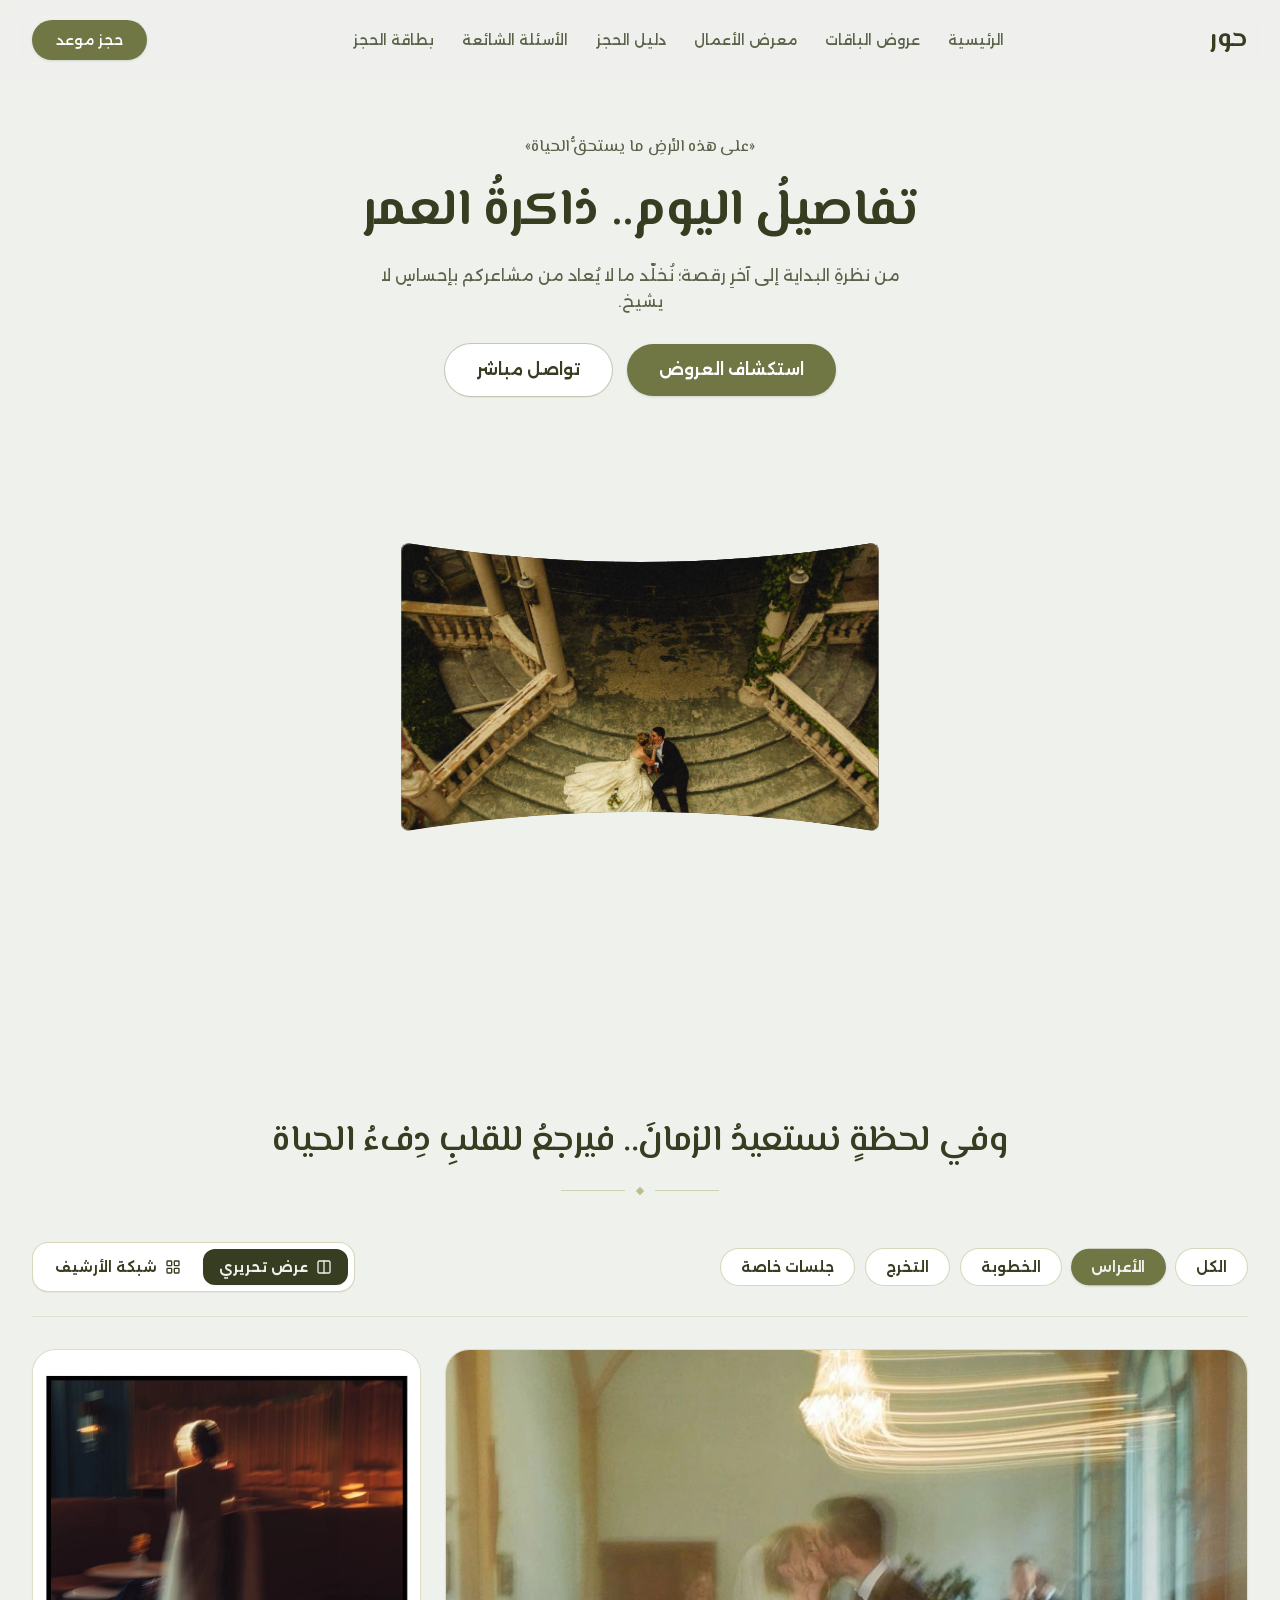
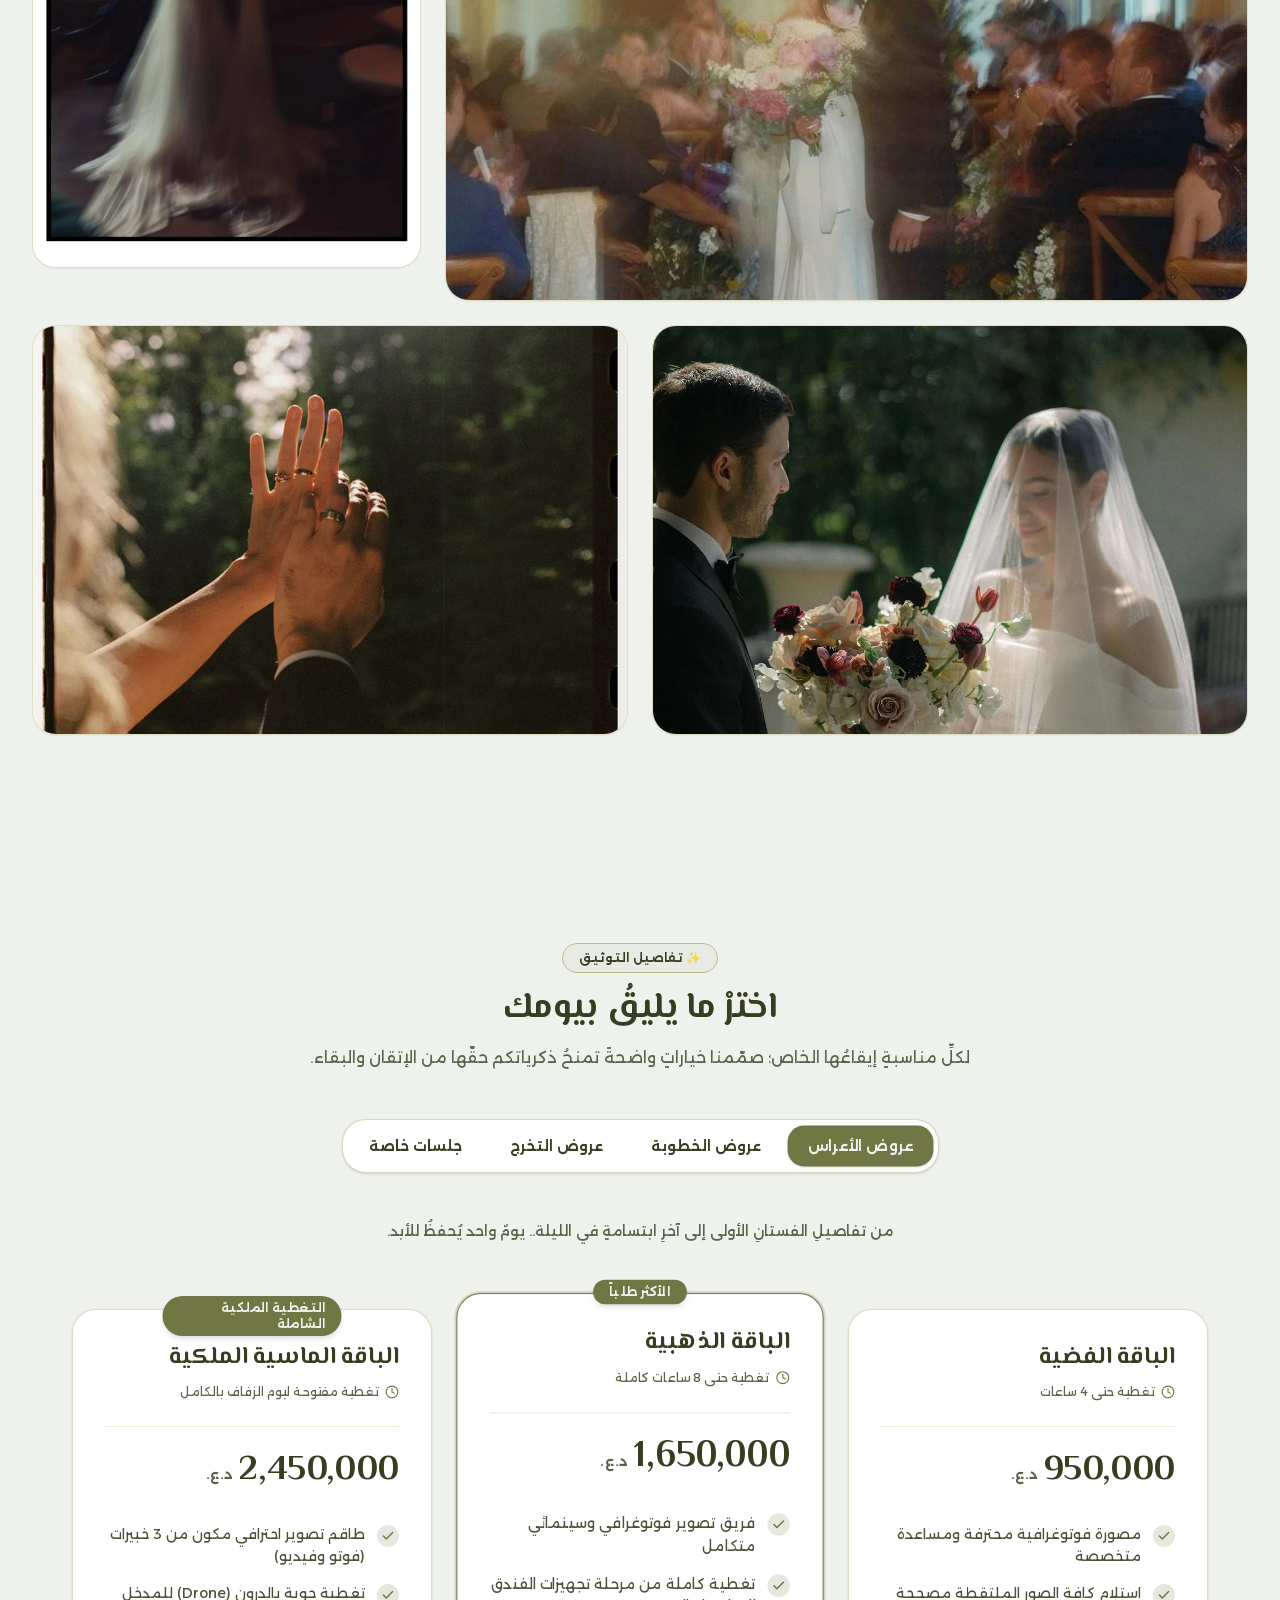
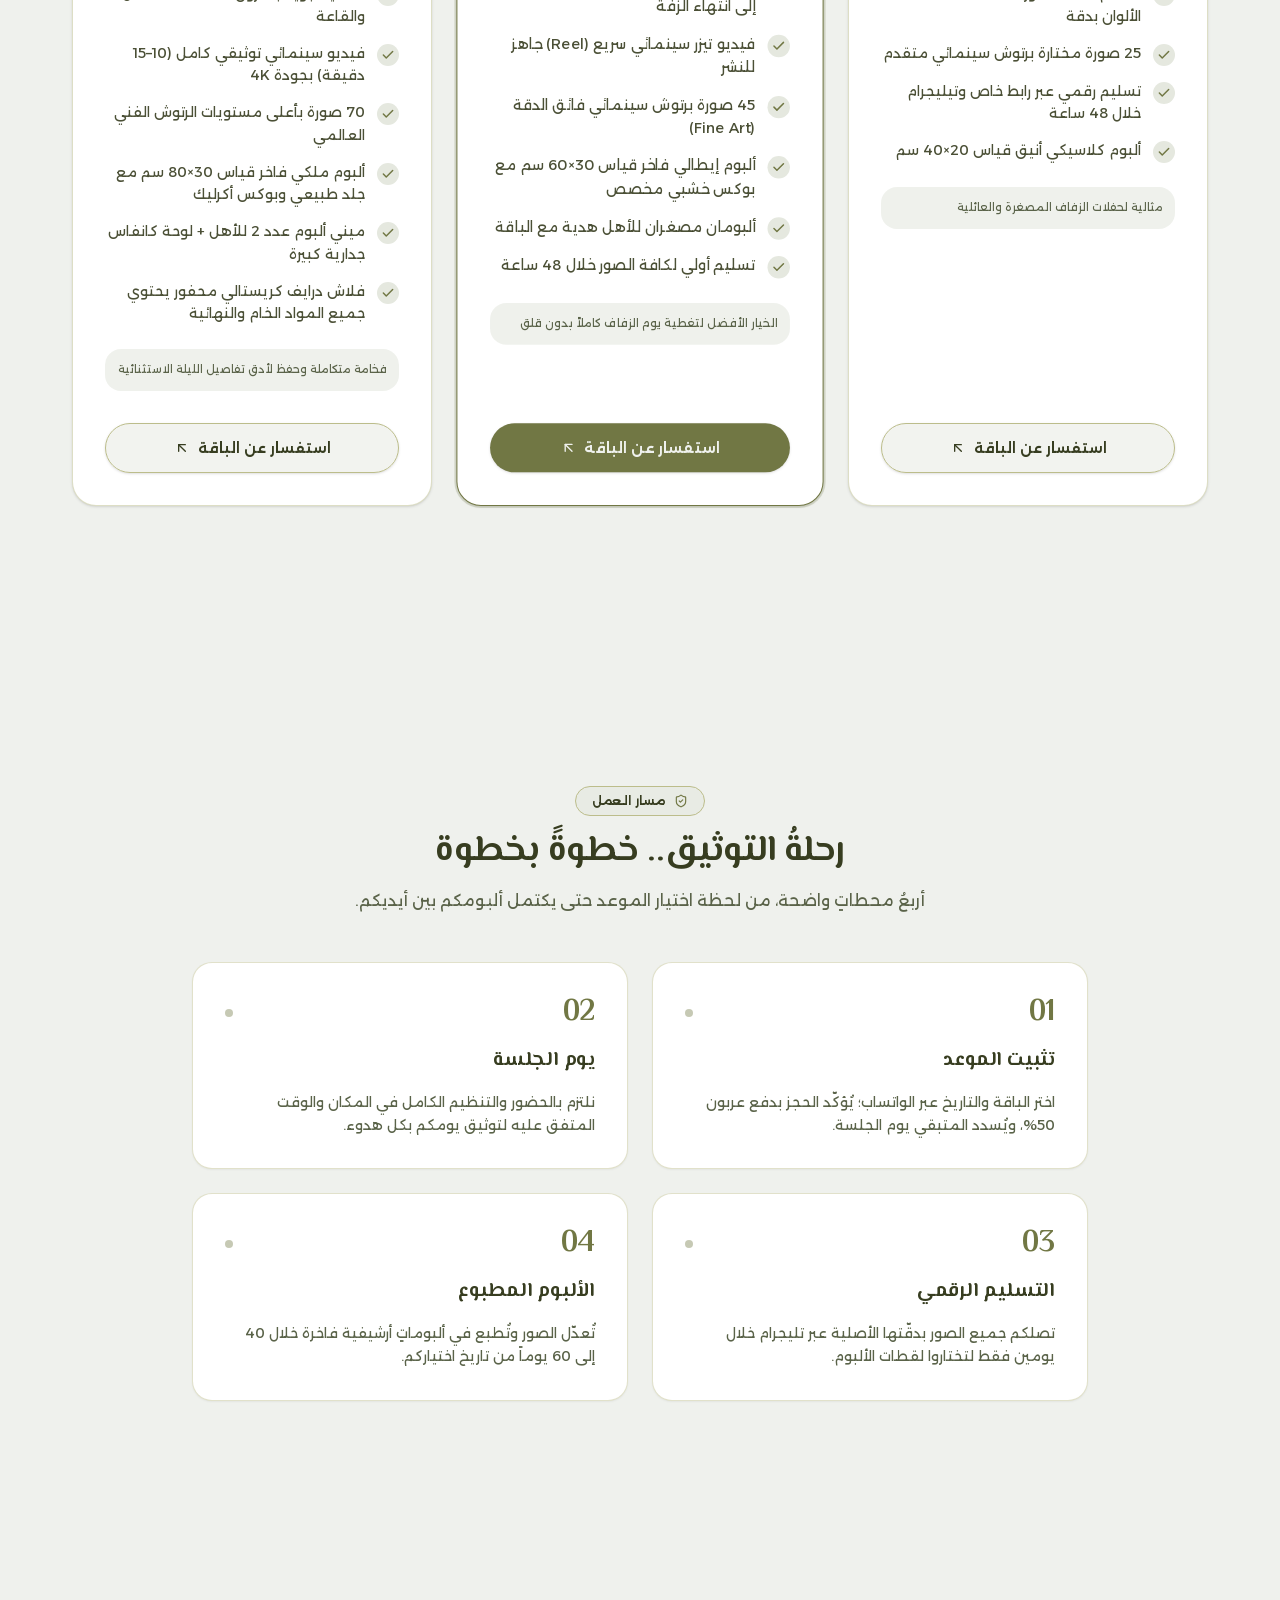
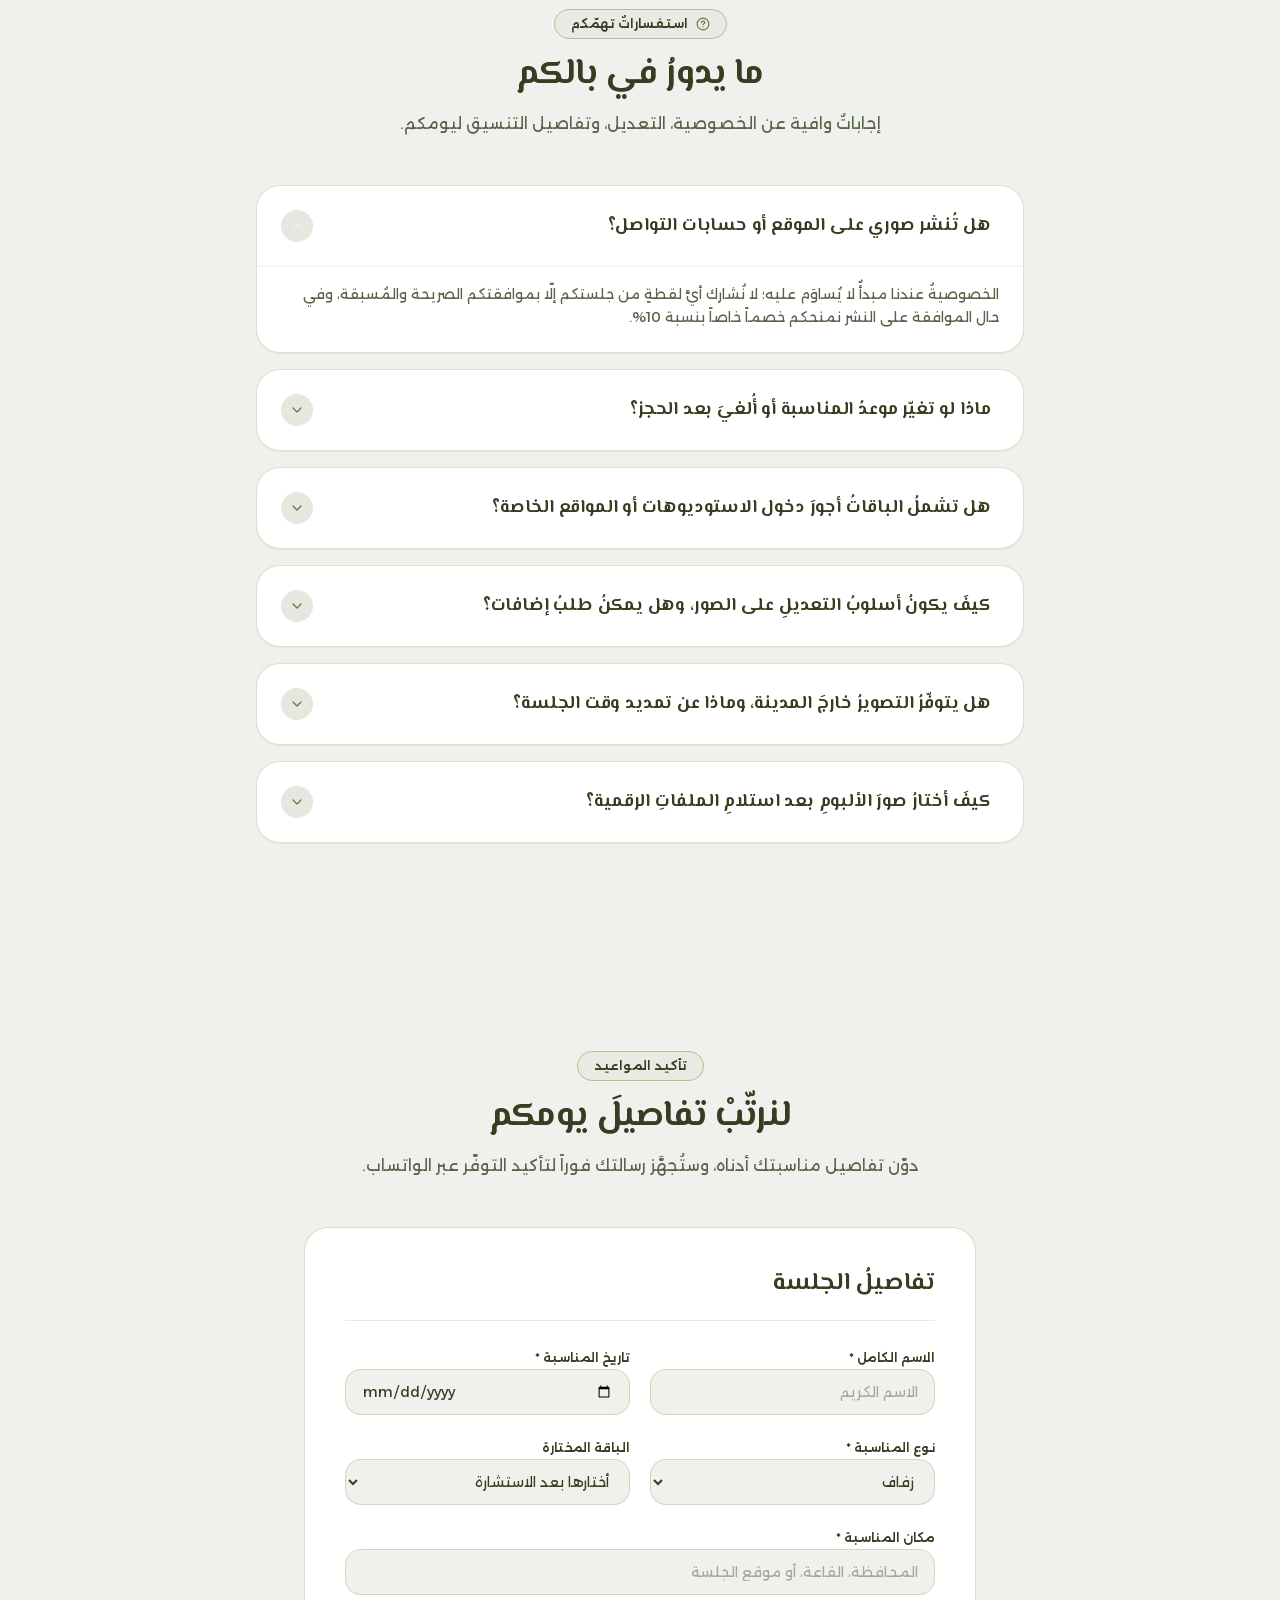
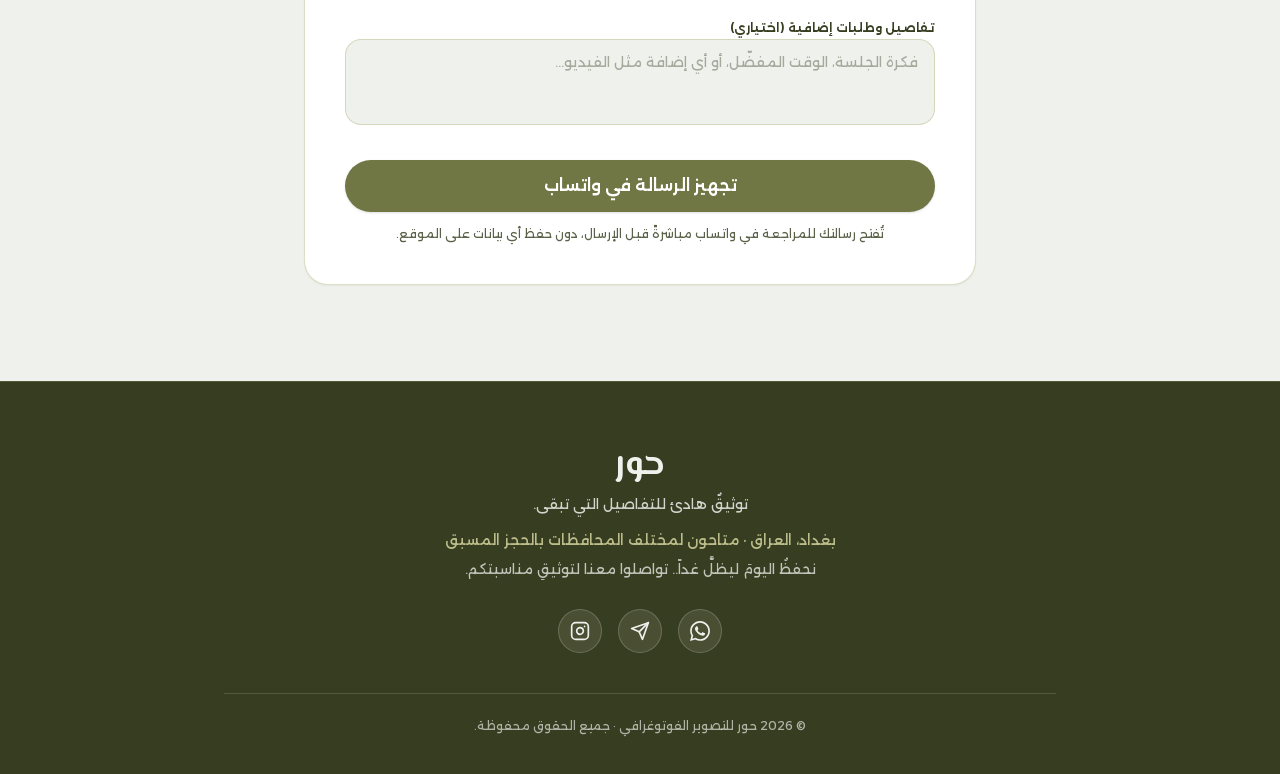
<file: index.html>
<!DOCTYPE html><html lang="ar" dir="rtl" class="ZrkTgq_variable gNhGKq_variable h-full scroll-smooth antialiased"><head><meta charSet="utf-8"/><meta name="viewport" content="width=device-width, initial-scale=1"/><link rel="preload" href="/_next/static/media/06265ba6950e841c-s.p.1rne3a59172go.woff2" as="font" crossorigin="" type="font/woff2"/><link rel="preload" href="/_next/static/media/287c4719623b0d7c-s.p.10yd3ypge-a6n.woff2" as="font" crossorigin="" type="font/woff2"/><link rel="preload" href="/_next/static/media/aaff7fc5f30b6a02-s.p.1lef-am24b6cs.woff2" as="font" crossorigin="" type="font/woff2"/><link rel="preload" href="/_next/static/media/ae8a6189deba2b59-s.p.29a202atpp3ye.woff2" as="font" crossorigin="" type="font/woff2"/><link rel="preload" as="image" href="/images/hero-3.webp"/><link rel="preload" as="image" href="/images/hero-2.webp"/><link rel="preload" as="image" href="/images/hero-1.webp"/><link rel="preload" as="image" href="/images/hero-6.webp"/><link rel="preload" as="image" href="/images/hero-5.webp"/><link rel="preload" as="image" href="/images/hero-4.webp"/><link rel="stylesheet" href="/_next/static/chunks/247f8jxk3fxh0.css" data-precedence="next"/><link rel="preload" as="script" fetchPriority="low" href="/_next/static/chunks/0j1we3cwg31qe.js"/><script src="/_next/static/chunks/1cuyxw6v18rxx.js" async=""></script><script src="/_next/static/chunks/39_j1bdzreq0m.js" async=""></script><script src="/_next/static/chunks/turbopack-2u1d16houkiyo.js" async=""></script><script src="/_next/static/chunks/1ua2kfq9s-me6.js" async=""></script><script src="/_next/static/chunks/05whhagsc-ypp.js" async=""></script><meta name="next-size-adjust" content=""/><title>حور | HUR · PHOTOGRAPHY</title><meta name="description" content="من نظرةِ البداية إلى آخرِ رقصة؛ نُخلّد ما لا يُعاد من مشاعركم بإحساسٍ لا يشيخ."/><meta name="author" content="حور"/><meta name="keywords" content="حور,تصوير أعراس,تصوير فوتوغرافي هادئ,استوديو تصوير,حِكايَةُ عُمْرٍ تُخلَّد,حور"/><meta property="og:title" content="حور · «على هذه الأرضِ ما يستحقُّ الحياة»"/><meta property="og:description" content="من نظرةِ البداية إلى آخرِ رقصة؛ نُخلّد ما لا يُعاد من مشاعركم بإحساسٍ لا يشيخ."/><meta property="og:locale" content="ar_IQ"/><meta property="og:type" content="website"/><meta name="twitter:card" content="summary"/><meta name="twitter:title" content="حور · «على هذه الأرضِ ما يستحقُّ الحياة»"/><meta name="twitter:description" content="من نظرةِ البداية إلى آخرِ رقصة؛ نُخلّد ما لا يُعاد من مشاعركم بإحساسٍ لا يشيخ."/><link rel="icon" href="/favicon.ico?favicon.117ezoe8m31dk.ico" sizes="48x48" type="image/x-icon"/><script src="/_next/static/chunks/0cz1d0mv5g_q7.js" noModule=""></script></head><body class="min-h-full flex flex-col font-body bg-[#EFF1ED] text-[#373D20] selection:bg-[#717744] selection:text-[#FFFFFF]"><div hidden=""><!--$--><!--/$--></div><div class="min-h-screen bg-[#EFF1ED] text-[#373D20] selection:bg-[#717744] selection:text-[#EFF1ED]"><header class="sticky top-0 z-50 w-full transition-all duration-300 bg-[#EFF1ED]/80 backdrop-blur-sm"><div class="max-w-7xl mx-auto flex h-20 items-center justify-between px-4 sm:px-8"><a href="#" class="font-heading text-[26px] font-bold tracking-tight text-[#373D20] transition-colors hover:text-[#717744] focus:outline-hidden focus-visible:ring-2 focus-visible:ring-[#717744] rounded-lg cursor-pointer">حور</a><nav class="hidden lg:flex items-center gap-7 text-sm font-medium text-[#5A6349]"><a href="#" class="relative py-1 transition-colors duration-200 hover:text-[#373D20] cursor-pointer">الرئيسية</a><a href="#pricing" class="relative py-1 transition-colors duration-200 hover:text-[#373D20] cursor-pointer">عروض الباقات</a><a href="#gallery" class="relative py-1 transition-colors duration-200 hover:text-[#373D20] cursor-pointer">معرض الأعمال</a><a href="#timeline" class="relative py-1 transition-colors duration-200 hover:text-[#373D20] cursor-pointer">دليل الحجز</a><a href="#faq" class="relative py-1 transition-colors duration-200 hover:text-[#373D20] cursor-pointer">الأسئلة الشائعة</a><a href="#inquiry" class="relative py-1 transition-colors duration-200 hover:text-[#373D20] cursor-pointer">بطاقة الحجز</a></nav><div class="flex items-center gap-3"><a href="#inquiry" class="inline-flex items-center justify-center rounded-full bg-[#717744] px-6 py-2.5 text-sm font-medium text-[#FFFFFF] shadow-sm transition-all duration-300 hover:bg-[#5B6135] hover:scale-105 active:scale-95 focus:outline-hidden focus-visible:ring-2 focus-visible:ring-[#717744] cursor-pointer">حجز موعد</a><button class="lg:hidden flex h-10 w-10 items-center justify-center rounded-full text-[#373D20] hover:bg-[#E5E8DF] transition-colors focus:outline-hidden cursor-pointer" aria-label="القائمة الرئيسية" aria-expanded="false"><svg xmlns="http://www.w3.org/2000/svg" width="24" height="24" viewBox="0 0 24 24" fill="none" stroke="currentColor" stroke-width="2" stroke-linecap="round" stroke-linejoin="round" class="lucide lucide-menu h-5 w-5" aria-hidden="true"><path d="M4 5h16"></path><path d="M4 12h16"></path><path d="M4 19h16"></path></svg></button></div></div></header><main class="max-w-7xl mx-auto px-4 sm:px-8 space-y-4"><section class="relative w-full pt-8 sm:pt-14 pb-12 sm:pb-16 text-center space-y-8 sm:space-y-10"><div class="max-w-3xl mx-auto px-4 space-y-4 sm:space-y-5"><p class="text-sm sm:text-base font-medium tracking-normal text-[#5A6349] font-heading select-none" style="opacity:0;transform:translateY(-8px)">«على هذه الأرضِ ما يستحقُّ الحياة»</p><h1 class="font-heading font-bold text-[#373D20] text-3xl sm:text-4xl md:text-[46px] lg:text-[52px] md:whitespace-nowrap leading-[1.22] tracking-tight" style="opacity:0;transform:translateY(14px)">تفاصيلُ اليوم.. ذاكرةُ العمر</h1><p class="max-w-[560px] mx-auto text-sm sm:text-base text-[#5A6349] leading-relaxed font-normal" style="opacity:0;transform:translateY(12px)">من نظرةِ البداية إلى آخرِ رقصة؛ نُخلّد ما لا يُعاد من مشاعركم بإحساسٍ لا يشيخ.</p><div class="flex flex-wrap items-center justify-center gap-3.5 pt-2" style="opacity:0;transform:scale(0.96)"><a href="#pricing" class="inline-flex items-center justify-center rounded-full bg-[#717744] px-8 py-3.5 text-sm sm:text-base font-semibold text-[#FFFFFF] shadow-sm transition-all duration-300 hover:bg-[#5B6135] hover:scale-105 active:scale-95 focus:outline-hidden focus-visible:ring-2 focus-visible:ring-[#717744]">استكشاف العروض</a><a href="#inquiry" class="inline-flex items-center justify-center rounded-full border border-[#717744]/40 bg-[#FFFFFF] px-8 py-3.5 text-sm sm:text-base font-semibold text-[#373D20] shadow-2xs transition-all duration-300 hover:bg-[#E5E8DF] hover:scale-105 active:scale-95 focus:outline-hidden focus-visible:ring-2 focus-visible:ring-[#717744]">تواصل مباشر</a></div></div><div dir="ltr" class="relative w-full overflow-hidden mt-6 sm:mt-10" style="opacity:0;transform:translateY(20px)"><div dir="ltr" class="relative overflow-hidden h-[360px] sm:h-[440px] md:h-[500px] w-full" style="container-type:size;direction:ltr"><style>@keyframes tgh-o-Ra6avb{from{transform:translateZ(27.116cqw) rotateY(-135.9146deg) translateZ(-27.116cqw)}to{transform:translateZ(27.116cqw) rotateY(135.9146deg) translateZ(-27.116cqw)}0%,5.9188%,94.0812%,100%{visibility:hidden}5.9198%,94.08019999999999%{visibility:visible}}@media(prefers-reduced-motion:reduce){.tgh-t-Ra6avb{animation-play-state:paused}}</style><div aria-hidden="true" dir="ltr" class="pointer-events-none absolute inset-0 transition-opacity duration-500" style="opacity:0;perspective:43.385cqw;perspective-origin:50% 50%;mask-image:linear-gradient(90deg,transparent,#000 12%,#000 88%,transparent);-webkit-mask-image:linear-gradient(90deg,transparent,#000 12%,#000 88%,transparent)"><div class="tgh-t-Ra6avb absolute" style="left:calc(50% - calc(0.8889 * min(50cqh, 30.9375cqw)));top:calc(50% - calc(0.5 * min(50cqh, 30.9375cqw)));width:calc(1.7778 * min(50cqh, 30.9375cqw));height:calc(1 * min(50cqh, 30.9375cqw));transform-style:preserve-3d;animation:tgh-o-Ra6avb 12s linear 0s infinite;visibility:visible"><div class="absolute top-0 overflow-hidden bg-muted rounded-l-lg" style="left:calc(0.8333 * min(50cqh, 30.9375cqw));width:calc(calc(0.1111 * min(50cqh, 30.9375cqw)) + 1px);height:calc(1 * min(50cqh, 30.9375cqw));transform:translateZ(27.116cqw) rotateY(41.0866deg) translateZ(-27.116cqw)"><img src="/images/hero-3.webp" alt="لحظات الخطوبة وتبادل خواتم الزفاف" draggable="false" class="absolute top-0 max-w-none object-cover" loading="eager" style="left:calc(0 * min(50cqh, 30.9375cqw));width:calc(1.7778 * min(50cqh, 30.9375cqw));height:calc(1 * min(50cqh, 30.9375cqw))"/></div><div class="absolute top-0 overflow-hidden bg-muted" style="left:calc(0.8333 * min(50cqh, 30.9375cqw));width:calc(calc(0.1111 * min(50cqh, 30.9375cqw)) + 1px);height:calc(1 * min(50cqh, 30.9375cqw));transform:translateZ(27.116cqw) rotateY(35.6084deg) translateZ(-27.116cqw)"><img src="/images/hero-3.webp" alt="" draggable="false" class="absolute top-0 max-w-none object-cover" loading="eager" style="left:calc(-0.1111 * min(50cqh, 30.9375cqw));width:calc(1.7778 * min(50cqh, 30.9375cqw));height:calc(1 * min(50cqh, 30.9375cqw))"/></div><div class="absolute top-0 overflow-hidden bg-muted" style="left:calc(0.8333 * min(50cqh, 30.9375cqw));width:calc(calc(0.1111 * min(50cqh, 30.9375cqw)) + 1px);height:calc(1 * min(50cqh, 30.9375cqw));transform:translateZ(27.116cqw) rotateY(30.1302deg) translateZ(-27.116cqw)"><img src="/images/hero-3.webp" alt="" draggable="false" class="absolute top-0 max-w-none object-cover" loading="eager" style="left:calc(-0.2222 * min(50cqh, 30.9375cqw));width:calc(1.7778 * min(50cqh, 30.9375cqw));height:calc(1 * min(50cqh, 30.9375cqw))"/></div><div class="absolute top-0 overflow-hidden bg-muted" style="left:calc(0.8333 * min(50cqh, 30.9375cqw));width:calc(calc(0.1111 * min(50cqh, 30.9375cqw)) + 1px);height:calc(1 * min(50cqh, 30.9375cqw));transform:translateZ(27.116cqw) rotateY(24.6519deg) translateZ(-27.116cqw)"><img src="/images/hero-3.webp" alt="" draggable="false" class="absolute top-0 max-w-none object-cover" loading="eager" style="left:calc(-0.3333 * min(50cqh, 30.9375cqw));width:calc(1.7778 * min(50cqh, 30.9375cqw));height:calc(1 * min(50cqh, 30.9375cqw))"/></div><div class="absolute top-0 overflow-hidden bg-muted" style="left:calc(0.8333 * min(50cqh, 30.9375cqw));width:calc(calc(0.1111 * min(50cqh, 30.9375cqw)) + 1px);height:calc(1 * min(50cqh, 30.9375cqw));transform:translateZ(27.116cqw) rotateY(19.1737deg) translateZ(-27.116cqw)"><img src="/images/hero-3.webp" alt="" draggable="false" class="absolute top-0 max-w-none object-cover" loading="eager" style="left:calc(-0.4444 * min(50cqh, 30.9375cqw));width:calc(1.7778 * min(50cqh, 30.9375cqw));height:calc(1 * min(50cqh, 30.9375cqw))"/></div><div class="absolute top-0 overflow-hidden bg-muted" style="left:calc(0.8333 * min(50cqh, 30.9375cqw));width:calc(calc(0.1111 * min(50cqh, 30.9375cqw)) + 1px);height:calc(1 * min(50cqh, 30.9375cqw));transform:translateZ(27.116cqw) rotateY(13.6955deg) translateZ(-27.116cqw)"><img src="/images/hero-3.webp" alt="" draggable="false" class="absolute top-0 max-w-none object-cover" loading="eager" style="left:calc(-0.5556 * min(50cqh, 30.9375cqw));width:calc(1.7778 * min(50cqh, 30.9375cqw));height:calc(1 * min(50cqh, 30.9375cqw))"/></div><div class="absolute top-0 overflow-hidden bg-muted" style="left:calc(0.8333 * min(50cqh, 30.9375cqw));width:calc(calc(0.1111 * min(50cqh, 30.9375cqw)) + 1px);height:calc(1 * min(50cqh, 30.9375cqw));transform:translateZ(27.116cqw) rotateY(8.2173deg) translateZ(-27.116cqw)"><img src="/images/hero-3.webp" alt="" draggable="false" class="absolute top-0 max-w-none object-cover" loading="eager" style="left:calc(-0.6667 * min(50cqh, 30.9375cqw));width:calc(1.7778 * min(50cqh, 30.9375cqw));height:calc(1 * min(50cqh, 30.9375cqw))"/></div><div class="absolute top-0 overflow-hidden bg-muted" style="left:calc(0.8333 * min(50cqh, 30.9375cqw));width:calc(calc(0.1111 * min(50cqh, 30.9375cqw)) + 1px);height:calc(1 * min(50cqh, 30.9375cqw));transform:translateZ(27.116cqw) rotateY(2.7391deg) translateZ(-27.116cqw)"><img src="/images/hero-3.webp" alt="" draggable="false" class="absolute top-0 max-w-none object-cover" loading="eager" style="left:calc(-0.7778 * min(50cqh, 30.9375cqw));width:calc(1.7778 * min(50cqh, 30.9375cqw));height:calc(1 * min(50cqh, 30.9375cqw))"/></div><div class="absolute top-0 overflow-hidden bg-muted" style="left:calc(0.8333 * min(50cqh, 30.9375cqw));width:calc(calc(0.1111 * min(50cqh, 30.9375cqw)) + 1px);height:calc(1 * min(50cqh, 30.9375cqw));transform:translateZ(27.116cqw) rotateY(-2.7391deg) translateZ(-27.116cqw)"><img src="/images/hero-3.webp" alt="" draggable="false" class="absolute top-0 max-w-none object-cover" loading="eager" style="left:calc(-0.8889 * min(50cqh, 30.9375cqw));width:calc(1.7778 * min(50cqh, 30.9375cqw));height:calc(1 * min(50cqh, 30.9375cqw))"/></div><div class="absolute top-0 overflow-hidden bg-muted" style="left:calc(0.8333 * min(50cqh, 30.9375cqw));width:calc(calc(0.1111 * min(50cqh, 30.9375cqw)) + 1px);height:calc(1 * min(50cqh, 30.9375cqw));transform:translateZ(27.116cqw) rotateY(-8.2173deg) translateZ(-27.116cqw)"><img src="/images/hero-3.webp" alt="" draggable="false" class="absolute top-0 max-w-none object-cover" loading="eager" style="left:calc(-1 * min(50cqh, 30.9375cqw));width:calc(1.7778 * min(50cqh, 30.9375cqw));height:calc(1 * min(50cqh, 30.9375cqw))"/></div><div class="absolute top-0 overflow-hidden bg-muted" style="left:calc(0.8333 * min(50cqh, 30.9375cqw));width:calc(calc(0.1111 * min(50cqh, 30.9375cqw)) + 1px);height:calc(1 * min(50cqh, 30.9375cqw));transform:translateZ(27.116cqw) rotateY(-13.6955deg) translateZ(-27.116cqw)"><img src="/images/hero-3.webp" alt="" draggable="false" class="absolute top-0 max-w-none object-cover" loading="eager" style="left:calc(-1.1111 * min(50cqh, 30.9375cqw));width:calc(1.7778 * min(50cqh, 30.9375cqw));height:calc(1 * min(50cqh, 30.9375cqw))"/></div><div class="absolute top-0 overflow-hidden bg-muted" style="left:calc(0.8333 * min(50cqh, 30.9375cqw));width:calc(calc(0.1111 * min(50cqh, 30.9375cqw)) + 1px);height:calc(1 * min(50cqh, 30.9375cqw));transform:translateZ(27.116cqw) rotateY(-19.1737deg) translateZ(-27.116cqw)"><img src="/images/hero-3.webp" alt="" draggable="false" class="absolute top-0 max-w-none object-cover" loading="eager" style="left:calc(-1.2222 * min(50cqh, 30.9375cqw));width:calc(1.7778 * min(50cqh, 30.9375cqw));height:calc(1 * min(50cqh, 30.9375cqw))"/></div><div class="absolute top-0 overflow-hidden bg-muted" style="left:calc(0.8333 * min(50cqh, 30.9375cqw));width:calc(calc(0.1111 * min(50cqh, 30.9375cqw)) + 1px);height:calc(1 * min(50cqh, 30.9375cqw));transform:translateZ(27.116cqw) rotateY(-24.6519deg) translateZ(-27.116cqw)"><img src="/images/hero-3.webp" alt="" draggable="false" class="absolute top-0 max-w-none object-cover" loading="eager" style="left:calc(-1.3333 * min(50cqh, 30.9375cqw));width:calc(1.7778 * min(50cqh, 30.9375cqw));height:calc(1 * min(50cqh, 30.9375cqw))"/></div><div class="absolute top-0 overflow-hidden bg-muted" style="left:calc(0.8333 * min(50cqh, 30.9375cqw));width:calc(calc(0.1111 * min(50cqh, 30.9375cqw)) + 1px);height:calc(1 * min(50cqh, 30.9375cqw));transform:translateZ(27.116cqw) rotateY(-30.1302deg) translateZ(-27.116cqw)"><img src="/images/hero-3.webp" alt="" draggable="false" class="absolute top-0 max-w-none object-cover" loading="eager" style="left:calc(-1.4444 * min(50cqh, 30.9375cqw));width:calc(1.7778 * min(50cqh, 30.9375cqw));height:calc(1 * min(50cqh, 30.9375cqw))"/></div><div class="absolute top-0 overflow-hidden bg-muted" style="left:calc(0.8333 * min(50cqh, 30.9375cqw));width:calc(calc(0.1111 * min(50cqh, 30.9375cqw)) + 1px);height:calc(1 * min(50cqh, 30.9375cqw));transform:translateZ(27.116cqw) rotateY(-35.6084deg) translateZ(-27.116cqw)"><img src="/images/hero-3.webp" alt="" draggable="false" class="absolute top-0 max-w-none object-cover" loading="eager" style="left:calc(-1.5556 * min(50cqh, 30.9375cqw));width:calc(1.7778 * min(50cqh, 30.9375cqw));height:calc(1 * min(50cqh, 30.9375cqw))"/></div><div class="absolute top-0 overflow-hidden bg-muted rounded-r-lg" style="left:calc(0.8333 * min(50cqh, 30.9375cqw));width:calc(0.1111 * min(50cqh, 30.9375cqw));height:calc(1 * min(50cqh, 30.9375cqw));transform:translateZ(27.116cqw) rotateY(-41.0866deg) translateZ(-27.116cqw)"><img src="/images/hero-3.webp" alt="" draggable="false" class="absolute top-0 max-w-none object-cover" loading="eager" style="left:calc(-1.6667 * min(50cqh, 30.9375cqw));width:calc(1.7778 * min(50cqh, 30.9375cqw));height:calc(1 * min(50cqh, 30.9375cqw))"/></div></div><div class="tgh-t-Ra6avb absolute" style="left:calc(50% - calc(0.8889 * min(50cqh, 30.9375cqw)));top:calc(50% - calc(0.5 * min(50cqh, 30.9375cqw)));width:calc(1.7778 * min(50cqh, 30.9375cqw));height:calc(1 * min(50cqh, 30.9375cqw));transform-style:preserve-3d;animation:tgh-o-Ra6avb 12s linear -4s infinite;visibility:visible"><div class="absolute top-0 overflow-hidden bg-muted rounded-l-lg" style="left:calc(0.8333 * min(50cqh, 30.9375cqw));width:calc(calc(0.1111 * min(50cqh, 30.9375cqw)) + 1px);height:calc(1 * min(50cqh, 30.9375cqw));transform:translateZ(27.116cqw) rotateY(41.0866deg) translateZ(-27.116cqw)"><img src="/images/hero-2.webp" alt="بورتريه عفوي طبيعي في الضوء الدافئ" draggable="false" class="absolute top-0 max-w-none object-cover" loading="eager" style="left:calc(0 * min(50cqh, 30.9375cqw));width:calc(1.7778 * min(50cqh, 30.9375cqw));height:calc(1 * min(50cqh, 30.9375cqw))"/></div><div class="absolute top-0 overflow-hidden bg-muted" style="left:calc(0.8333 * min(50cqh, 30.9375cqw));width:calc(calc(0.1111 * min(50cqh, 30.9375cqw)) + 1px);height:calc(1 * min(50cqh, 30.9375cqw));transform:translateZ(27.116cqw) rotateY(35.6084deg) translateZ(-27.116cqw)"><img src="/images/hero-2.webp" alt="" draggable="false" class="absolute top-0 max-w-none object-cover" loading="eager" style="left:calc(-0.1111 * min(50cqh, 30.9375cqw));width:calc(1.7778 * min(50cqh, 30.9375cqw));height:calc(1 * min(50cqh, 30.9375cqw))"/></div><div class="absolute top-0 overflow-hidden bg-muted" style="left:calc(0.8333 * min(50cqh, 30.9375cqw));width:calc(calc(0.1111 * min(50cqh, 30.9375cqw)) + 1px);height:calc(1 * min(50cqh, 30.9375cqw));transform:translateZ(27.116cqw) rotateY(30.1302deg) translateZ(-27.116cqw)"><img src="/images/hero-2.webp" alt="" draggable="false" class="absolute top-0 max-w-none object-cover" loading="eager" style="left:calc(-0.2222 * min(50cqh, 30.9375cqw));width:calc(1.7778 * min(50cqh, 30.9375cqw));height:calc(1 * min(50cqh, 30.9375cqw))"/></div><div class="absolute top-0 overflow-hidden bg-muted" style="left:calc(0.8333 * min(50cqh, 30.9375cqw));width:calc(calc(0.1111 * min(50cqh, 30.9375cqw)) + 1px);height:calc(1 * min(50cqh, 30.9375cqw));transform:translateZ(27.116cqw) rotateY(24.6519deg) translateZ(-27.116cqw)"><img src="/images/hero-2.webp" alt="" draggable="false" class="absolute top-0 max-w-none object-cover" loading="eager" style="left:calc(-0.3333 * min(50cqh, 30.9375cqw));width:calc(1.7778 * min(50cqh, 30.9375cqw));height:calc(1 * min(50cqh, 30.9375cqw))"/></div><div class="absolute top-0 overflow-hidden bg-muted" style="left:calc(0.8333 * min(50cqh, 30.9375cqw));width:calc(calc(0.1111 * min(50cqh, 30.9375cqw)) + 1px);height:calc(1 * min(50cqh, 30.9375cqw));transform:translateZ(27.116cqw) rotateY(19.1737deg) translateZ(-27.116cqw)"><img src="/images/hero-2.webp" alt="" draggable="false" class="absolute top-0 max-w-none object-cover" loading="eager" style="left:calc(-0.4444 * min(50cqh, 30.9375cqw));width:calc(1.7778 * min(50cqh, 30.9375cqw));height:calc(1 * min(50cqh, 30.9375cqw))"/></div><div class="absolute top-0 overflow-hidden bg-muted" style="left:calc(0.8333 * min(50cqh, 30.9375cqw));width:calc(calc(0.1111 * min(50cqh, 30.9375cqw)) + 1px);height:calc(1 * min(50cqh, 30.9375cqw));transform:translateZ(27.116cqw) rotateY(13.6955deg) translateZ(-27.116cqw)"><img src="/images/hero-2.webp" alt="" draggable="false" class="absolute top-0 max-w-none object-cover" loading="eager" style="left:calc(-0.5556 * min(50cqh, 30.9375cqw));width:calc(1.7778 * min(50cqh, 30.9375cqw));height:calc(1 * min(50cqh, 30.9375cqw))"/></div><div class="absolute top-0 overflow-hidden bg-muted" style="left:calc(0.8333 * min(50cqh, 30.9375cqw));width:calc(calc(0.1111 * min(50cqh, 30.9375cqw)) + 1px);height:calc(1 * min(50cqh, 30.9375cqw));transform:translateZ(27.116cqw) rotateY(8.2173deg) translateZ(-27.116cqw)"><img src="/images/hero-2.webp" alt="" draggable="false" class="absolute top-0 max-w-none object-cover" loading="eager" style="left:calc(-0.6667 * min(50cqh, 30.9375cqw));width:calc(1.7778 * min(50cqh, 30.9375cqw));height:calc(1 * min(50cqh, 30.9375cqw))"/></div><div class="absolute top-0 overflow-hidden bg-muted" style="left:calc(0.8333 * min(50cqh, 30.9375cqw));width:calc(calc(0.1111 * min(50cqh, 30.9375cqw)) + 1px);height:calc(1 * min(50cqh, 30.9375cqw));transform:translateZ(27.116cqw) rotateY(2.7391deg) translateZ(-27.116cqw)"><img src="/images/hero-2.webp" alt="" draggable="false" class="absolute top-0 max-w-none object-cover" loading="eager" style="left:calc(-0.7778 * min(50cqh, 30.9375cqw));width:calc(1.7778 * min(50cqh, 30.9375cqw));height:calc(1 * min(50cqh, 30.9375cqw))"/></div><div class="absolute top-0 overflow-hidden bg-muted" style="left:calc(0.8333 * min(50cqh, 30.9375cqw));width:calc(calc(0.1111 * min(50cqh, 30.9375cqw)) + 1px);height:calc(1 * min(50cqh, 30.9375cqw));transform:translateZ(27.116cqw) rotateY(-2.7391deg) translateZ(-27.116cqw)"><img src="/images/hero-2.webp" alt="" draggable="false" class="absolute top-0 max-w-none object-cover" loading="eager" style="left:calc(-0.8889 * min(50cqh, 30.9375cqw));width:calc(1.7778 * min(50cqh, 30.9375cqw));height:calc(1 * min(50cqh, 30.9375cqw))"/></div><div class="absolute top-0 overflow-hidden bg-muted" style="left:calc(0.8333 * min(50cqh, 30.9375cqw));width:calc(calc(0.1111 * min(50cqh, 30.9375cqw)) + 1px);height:calc(1 * min(50cqh, 30.9375cqw));transform:translateZ(27.116cqw) rotateY(-8.2173deg) translateZ(-27.116cqw)"><img src="/images/hero-2.webp" alt="" draggable="false" class="absolute top-0 max-w-none object-cover" loading="eager" style="left:calc(-1 * min(50cqh, 30.9375cqw));width:calc(1.7778 * min(50cqh, 30.9375cqw));height:calc(1 * min(50cqh, 30.9375cqw))"/></div><div class="absolute top-0 overflow-hidden bg-muted" style="left:calc(0.8333 * min(50cqh, 30.9375cqw));width:calc(calc(0.1111 * min(50cqh, 30.9375cqw)) + 1px);height:calc(1 * min(50cqh, 30.9375cqw));transform:translateZ(27.116cqw) rotateY(-13.6955deg) translateZ(-27.116cqw)"><img src="/images/hero-2.webp" alt="" draggable="false" class="absolute top-0 max-w-none object-cover" loading="eager" style="left:calc(-1.1111 * min(50cqh, 30.9375cqw));width:calc(1.7778 * min(50cqh, 30.9375cqw));height:calc(1 * min(50cqh, 30.9375cqw))"/></div><div class="absolute top-0 overflow-hidden bg-muted" style="left:calc(0.8333 * min(50cqh, 30.9375cqw));width:calc(calc(0.1111 * min(50cqh, 30.9375cqw)) + 1px);height:calc(1 * min(50cqh, 30.9375cqw));transform:translateZ(27.116cqw) rotateY(-19.1737deg) translateZ(-27.116cqw)"><img src="/images/hero-2.webp" alt="" draggable="false" class="absolute top-0 max-w-none object-cover" loading="eager" style="left:calc(-1.2222 * min(50cqh, 30.9375cqw));width:calc(1.7778 * min(50cqh, 30.9375cqw));height:calc(1 * min(50cqh, 30.9375cqw))"/></div><div class="absolute top-0 overflow-hidden bg-muted" style="left:calc(0.8333 * min(50cqh, 30.9375cqw));width:calc(calc(0.1111 * min(50cqh, 30.9375cqw)) + 1px);height:calc(1 * min(50cqh, 30.9375cqw));transform:translateZ(27.116cqw) rotateY(-24.6519deg) translateZ(-27.116cqw)"><img src="/images/hero-2.webp" alt="" draggable="false" class="absolute top-0 max-w-none object-cover" loading="eager" style="left:calc(-1.3333 * min(50cqh, 30.9375cqw));width:calc(1.7778 * min(50cqh, 30.9375cqw));height:calc(1 * min(50cqh, 30.9375cqw))"/></div><div class="absolute top-0 overflow-hidden bg-muted" style="left:calc(0.8333 * min(50cqh, 30.9375cqw));width:calc(calc(0.1111 * min(50cqh, 30.9375cqw)) + 1px);height:calc(1 * min(50cqh, 30.9375cqw));transform:translateZ(27.116cqw) rotateY(-30.1302deg) translateZ(-27.116cqw)"><img src="/images/hero-2.webp" alt="" draggable="false" class="absolute top-0 max-w-none object-cover" loading="eager" style="left:calc(-1.4444 * min(50cqh, 30.9375cqw));width:calc(1.7778 * min(50cqh, 30.9375cqw));height:calc(1 * min(50cqh, 30.9375cqw))"/></div><div class="absolute top-0 overflow-hidden bg-muted" style="left:calc(0.8333 * min(50cqh, 30.9375cqw));width:calc(calc(0.1111 * min(50cqh, 30.9375cqw)) + 1px);height:calc(1 * min(50cqh, 30.9375cqw));transform:translateZ(27.116cqw) rotateY(-35.6084deg) translateZ(-27.116cqw)"><img src="/images/hero-2.webp" alt="" draggable="false" class="absolute top-0 max-w-none object-cover" loading="eager" style="left:calc(-1.5556 * min(50cqh, 30.9375cqw));width:calc(1.7778 * min(50cqh, 30.9375cqw));height:calc(1 * min(50cqh, 30.9375cqw))"/></div><div class="absolute top-0 overflow-hidden bg-muted rounded-r-lg" style="left:calc(0.8333 * min(50cqh, 30.9375cqw));width:calc(0.1111 * min(50cqh, 30.9375cqw));height:calc(1 * min(50cqh, 30.9375cqw));transform:translateZ(27.116cqw) rotateY(-41.0866deg) translateZ(-27.116cqw)"><img src="/images/hero-2.webp" alt="" draggable="false" class="absolute top-0 max-w-none object-cover" loading="eager" style="left:calc(-1.6667 * min(50cqh, 30.9375cqw));width:calc(1.7778 * min(50cqh, 30.9375cqw));height:calc(1 * min(50cqh, 30.9375cqw))"/></div></div><div class="tgh-t-Ra6avb absolute" style="left:calc(50% - calc(0.8889 * min(50cqh, 30.9375cqw)));top:calc(50% - calc(0.5 * min(50cqh, 30.9375cqw)));width:calc(1.7778 * min(50cqh, 30.9375cqw));height:calc(1 * min(50cqh, 30.9375cqw));transform-style:preserve-3d;animation:tgh-o-Ra6avb 12s linear -8s infinite;visibility:visible"><div class="absolute top-0 overflow-hidden bg-muted rounded-l-lg" style="left:calc(0.8333 * min(50cqh, 30.9375cqw));width:calc(calc(0.1111 * min(50cqh, 30.9375cqw)) + 1px);height:calc(1 * min(50cqh, 30.9375cqw));transform:translateZ(27.116cqw) rotateY(41.0866deg) translateZ(-27.116cqw)"><img src="/images/hero-1.webp" alt="توثيق فوتوغرافي رومانسي للعروسين" draggable="false" class="absolute top-0 max-w-none object-cover" loading="eager" style="left:calc(0 * min(50cqh, 30.9375cqw));width:calc(1.7778 * min(50cqh, 30.9375cqw));height:calc(1 * min(50cqh, 30.9375cqw))"/></div><div class="absolute top-0 overflow-hidden bg-muted" style="left:calc(0.8333 * min(50cqh, 30.9375cqw));width:calc(calc(0.1111 * min(50cqh, 30.9375cqw)) + 1px);height:calc(1 * min(50cqh, 30.9375cqw));transform:translateZ(27.116cqw) rotateY(35.6084deg) translateZ(-27.116cqw)"><img src="/images/hero-1.webp" alt="" draggable="false" class="absolute top-0 max-w-none object-cover" loading="eager" style="left:calc(-0.1111 * min(50cqh, 30.9375cqw));width:calc(1.7778 * min(50cqh, 30.9375cqw));height:calc(1 * min(50cqh, 30.9375cqw))"/></div><div class="absolute top-0 overflow-hidden bg-muted" style="left:calc(0.8333 * min(50cqh, 30.9375cqw));width:calc(calc(0.1111 * min(50cqh, 30.9375cqw)) + 1px);height:calc(1 * min(50cqh, 30.9375cqw));transform:translateZ(27.116cqw) rotateY(30.1302deg) translateZ(-27.116cqw)"><img src="/images/hero-1.webp" alt="" draggable="false" class="absolute top-0 max-w-none object-cover" loading="eager" style="left:calc(-0.2222 * min(50cqh, 30.9375cqw));width:calc(1.7778 * min(50cqh, 30.9375cqw));height:calc(1 * min(50cqh, 30.9375cqw))"/></div><div class="absolute top-0 overflow-hidden bg-muted" style="left:calc(0.8333 * min(50cqh, 30.9375cqw));width:calc(calc(0.1111 * min(50cqh, 30.9375cqw)) + 1px);height:calc(1 * min(50cqh, 30.9375cqw));transform:translateZ(27.116cqw) rotateY(24.6519deg) translateZ(-27.116cqw)"><img src="/images/hero-1.webp" alt="" draggable="false" class="absolute top-0 max-w-none object-cover" loading="eager" style="left:calc(-0.3333 * min(50cqh, 30.9375cqw));width:calc(1.7778 * min(50cqh, 30.9375cqw));height:calc(1 * min(50cqh, 30.9375cqw))"/></div><div class="absolute top-0 overflow-hidden bg-muted" style="left:calc(0.8333 * min(50cqh, 30.9375cqw));width:calc(calc(0.1111 * min(50cqh, 30.9375cqw)) + 1px);height:calc(1 * min(50cqh, 30.9375cqw));transform:translateZ(27.116cqw) rotateY(19.1737deg) translateZ(-27.116cqw)"><img src="/images/hero-1.webp" alt="" draggable="false" class="absolute top-0 max-w-none object-cover" loading="eager" style="left:calc(-0.4444 * min(50cqh, 30.9375cqw));width:calc(1.7778 * min(50cqh, 30.9375cqw));height:calc(1 * min(50cqh, 30.9375cqw))"/></div><div class="absolute top-0 overflow-hidden bg-muted" style="left:calc(0.8333 * min(50cqh, 30.9375cqw));width:calc(calc(0.1111 * min(50cqh, 30.9375cqw)) + 1px);height:calc(1 * min(50cqh, 30.9375cqw));transform:translateZ(27.116cqw) rotateY(13.6955deg) translateZ(-27.116cqw)"><img src="/images/hero-1.webp" alt="" draggable="false" class="absolute top-0 max-w-none object-cover" loading="eager" style="left:calc(-0.5556 * min(50cqh, 30.9375cqw));width:calc(1.7778 * min(50cqh, 30.9375cqw));height:calc(1 * min(50cqh, 30.9375cqw))"/></div><div class="absolute top-0 overflow-hidden bg-muted" style="left:calc(0.8333 * min(50cqh, 30.9375cqw));width:calc(calc(0.1111 * min(50cqh, 30.9375cqw)) + 1px);height:calc(1 * min(50cqh, 30.9375cqw));transform:translateZ(27.116cqw) rotateY(8.2173deg) translateZ(-27.116cqw)"><img src="/images/hero-1.webp" alt="" draggable="false" class="absolute top-0 max-w-none object-cover" loading="eager" style="left:calc(-0.6667 * min(50cqh, 30.9375cqw));width:calc(1.7778 * min(50cqh, 30.9375cqw));height:calc(1 * min(50cqh, 30.9375cqw))"/></div><div class="absolute top-0 overflow-hidden bg-muted" style="left:calc(0.8333 * min(50cqh, 30.9375cqw));width:calc(calc(0.1111 * min(50cqh, 30.9375cqw)) + 1px);height:calc(1 * min(50cqh, 30.9375cqw));transform:translateZ(27.116cqw) rotateY(2.7391deg) translateZ(-27.116cqw)"><img src="/images/hero-1.webp" alt="" draggable="false" class="absolute top-0 max-w-none object-cover" loading="eager" style="left:calc(-0.7778 * min(50cqh, 30.9375cqw));width:calc(1.7778 * min(50cqh, 30.9375cqw));height:calc(1 * min(50cqh, 30.9375cqw))"/></div><div class="absolute top-0 overflow-hidden bg-muted" style="left:calc(0.8333 * min(50cqh, 30.9375cqw));width:calc(calc(0.1111 * min(50cqh, 30.9375cqw)) + 1px);height:calc(1 * min(50cqh, 30.9375cqw));transform:translateZ(27.116cqw) rotateY(-2.7391deg) translateZ(-27.116cqw)"><img src="/images/hero-1.webp" alt="" draggable="false" class="absolute top-0 max-w-none object-cover" loading="eager" style="left:calc(-0.8889 * min(50cqh, 30.9375cqw));width:calc(1.7778 * min(50cqh, 30.9375cqw));height:calc(1 * min(50cqh, 30.9375cqw))"/></div><div class="absolute top-0 overflow-hidden bg-muted" style="left:calc(0.8333 * min(50cqh, 30.9375cqw));width:calc(calc(0.1111 * min(50cqh, 30.9375cqw)) + 1px);height:calc(1 * min(50cqh, 30.9375cqw));transform:translateZ(27.116cqw) rotateY(-8.2173deg) translateZ(-27.116cqw)"><img src="/images/hero-1.webp" alt="" draggable="false" class="absolute top-0 max-w-none object-cover" loading="eager" style="left:calc(-1 * min(50cqh, 30.9375cqw));width:calc(1.7778 * min(50cqh, 30.9375cqw));height:calc(1 * min(50cqh, 30.9375cqw))"/></div><div class="absolute top-0 overflow-hidden bg-muted" style="left:calc(0.8333 * min(50cqh, 30.9375cqw));width:calc(calc(0.1111 * min(50cqh, 30.9375cqw)) + 1px);height:calc(1 * min(50cqh, 30.9375cqw));transform:translateZ(27.116cqw) rotateY(-13.6955deg) translateZ(-27.116cqw)"><img src="/images/hero-1.webp" alt="" draggable="false" class="absolute top-0 max-w-none object-cover" loading="eager" style="left:calc(-1.1111 * min(50cqh, 30.9375cqw));width:calc(1.7778 * min(50cqh, 30.9375cqw));height:calc(1 * min(50cqh, 30.9375cqw))"/></div><div class="absolute top-0 overflow-hidden bg-muted" style="left:calc(0.8333 * min(50cqh, 30.9375cqw));width:calc(calc(0.1111 * min(50cqh, 30.9375cqw)) + 1px);height:calc(1 * min(50cqh, 30.9375cqw));transform:translateZ(27.116cqw) rotateY(-19.1737deg) translateZ(-27.116cqw)"><img src="/images/hero-1.webp" alt="" draggable="false" class="absolute top-0 max-w-none object-cover" loading="eager" style="left:calc(-1.2222 * min(50cqh, 30.9375cqw));width:calc(1.7778 * min(50cqh, 30.9375cqw));height:calc(1 * min(50cqh, 30.9375cqw))"/></div><div class="absolute top-0 overflow-hidden bg-muted" style="left:calc(0.8333 * min(50cqh, 30.9375cqw));width:calc(calc(0.1111 * min(50cqh, 30.9375cqw)) + 1px);height:calc(1 * min(50cqh, 30.9375cqw));transform:translateZ(27.116cqw) rotateY(-24.6519deg) translateZ(-27.116cqw)"><img src="/images/hero-1.webp" alt="" draggable="false" class="absolute top-0 max-w-none object-cover" loading="eager" style="left:calc(-1.3333 * min(50cqh, 30.9375cqw));width:calc(1.7778 * min(50cqh, 30.9375cqw));height:calc(1 * min(50cqh, 30.9375cqw))"/></div><div class="absolute top-0 overflow-hidden bg-muted" style="left:calc(0.8333 * min(50cqh, 30.9375cqw));width:calc(calc(0.1111 * min(50cqh, 30.9375cqw)) + 1px);height:calc(1 * min(50cqh, 30.9375cqw));transform:translateZ(27.116cqw) rotateY(-30.1302deg) translateZ(-27.116cqw)"><img src="/images/hero-1.webp" alt="" draggable="false" class="absolute top-0 max-w-none object-cover" loading="eager" style="left:calc(-1.4444 * min(50cqh, 30.9375cqw));width:calc(1.7778 * min(50cqh, 30.9375cqw));height:calc(1 * min(50cqh, 30.9375cqw))"/></div><div class="absolute top-0 overflow-hidden bg-muted" style="left:calc(0.8333 * min(50cqh, 30.9375cqw));width:calc(calc(0.1111 * min(50cqh, 30.9375cqw)) + 1px);height:calc(1 * min(50cqh, 30.9375cqw));transform:translateZ(27.116cqw) rotateY(-35.6084deg) translateZ(-27.116cqw)"><img src="/images/hero-1.webp" alt="" draggable="false" class="absolute top-0 max-w-none object-cover" loading="eager" style="left:calc(-1.5556 * min(50cqh, 30.9375cqw));width:calc(1.7778 * min(50cqh, 30.9375cqw));height:calc(1 * min(50cqh, 30.9375cqw))"/></div><div class="absolute top-0 overflow-hidden bg-muted rounded-r-lg" style="left:calc(0.8333 * min(50cqh, 30.9375cqw));width:calc(0.1111 * min(50cqh, 30.9375cqw));height:calc(1 * min(50cqh, 30.9375cqw));transform:translateZ(27.116cqw) rotateY(-41.0866deg) translateZ(-27.116cqw)"><img src="/images/hero-1.webp" alt="" draggable="false" class="absolute top-0 max-w-none object-cover" loading="eager" style="left:calc(-1.6667 * min(50cqh, 30.9375cqw));width:calc(1.7778 * min(50cqh, 30.9375cqw));height:calc(1 * min(50cqh, 30.9375cqw))"/></div></div><div class="tgh-t-Ra6avb absolute" style="left:calc(50% - calc(0.8889 * min(50cqh, 30.9375cqw)));top:calc(50% - calc(0.5 * min(50cqh, 30.9375cqw)));width:calc(1.7778 * min(50cqh, 30.9375cqw));height:calc(1 * min(50cqh, 30.9375cqw));transform-style:preserve-3d;animation:none;visibility:hidden"><div class="absolute top-0 overflow-hidden bg-muted rounded-l-lg" style="left:calc(0.8333 * min(50cqh, 30.9375cqw));width:calc(calc(0.1111 * min(50cqh, 30.9375cqw)) + 1px);height:calc(1 * min(50cqh, 30.9375cqw));transform:translateZ(27.116cqw) rotateY(41.0866deg) translateZ(-27.116cqw)"><img src="/images/hero-6.webp" alt="إطلالة العروس وفستان الزفاف الملكي الأبيض" draggable="false" class="absolute top-0 max-w-none object-cover" loading="eager" style="left:calc(0 * min(50cqh, 30.9375cqw));width:calc(1.7778 * min(50cqh, 30.9375cqw));height:calc(1 * min(50cqh, 30.9375cqw))"/></div><div class="absolute top-0 overflow-hidden bg-muted" style="left:calc(0.8333 * min(50cqh, 30.9375cqw));width:calc(calc(0.1111 * min(50cqh, 30.9375cqw)) + 1px);height:calc(1 * min(50cqh, 30.9375cqw));transform:translateZ(27.116cqw) rotateY(35.6084deg) translateZ(-27.116cqw)"><img src="/images/hero-6.webp" alt="" draggable="false" class="absolute top-0 max-w-none object-cover" loading="eager" style="left:calc(-0.1111 * min(50cqh, 30.9375cqw));width:calc(1.7778 * min(50cqh, 30.9375cqw));height:calc(1 * min(50cqh, 30.9375cqw))"/></div><div class="absolute top-0 overflow-hidden bg-muted" style="left:calc(0.8333 * min(50cqh, 30.9375cqw));width:calc(calc(0.1111 * min(50cqh, 30.9375cqw)) + 1px);height:calc(1 * min(50cqh, 30.9375cqw));transform:translateZ(27.116cqw) rotateY(30.1302deg) translateZ(-27.116cqw)"><img src="/images/hero-6.webp" alt="" draggable="false" class="absolute top-0 max-w-none object-cover" loading="eager" style="left:calc(-0.2222 * min(50cqh, 30.9375cqw));width:calc(1.7778 * min(50cqh, 30.9375cqw));height:calc(1 * min(50cqh, 30.9375cqw))"/></div><div class="absolute top-0 overflow-hidden bg-muted" style="left:calc(0.8333 * min(50cqh, 30.9375cqw));width:calc(calc(0.1111 * min(50cqh, 30.9375cqw)) + 1px);height:calc(1 * min(50cqh, 30.9375cqw));transform:translateZ(27.116cqw) rotateY(24.6519deg) translateZ(-27.116cqw)"><img src="/images/hero-6.webp" alt="" draggable="false" class="absolute top-0 max-w-none object-cover" loading="eager" style="left:calc(-0.3333 * min(50cqh, 30.9375cqw));width:calc(1.7778 * min(50cqh, 30.9375cqw));height:calc(1 * min(50cqh, 30.9375cqw))"/></div><div class="absolute top-0 overflow-hidden bg-muted" style="left:calc(0.8333 * min(50cqh, 30.9375cqw));width:calc(calc(0.1111 * min(50cqh, 30.9375cqw)) + 1px);height:calc(1 * min(50cqh, 30.9375cqw));transform:translateZ(27.116cqw) rotateY(19.1737deg) translateZ(-27.116cqw)"><img src="/images/hero-6.webp" alt="" draggable="false" class="absolute top-0 max-w-none object-cover" loading="eager" style="left:calc(-0.4444 * min(50cqh, 30.9375cqw));width:calc(1.7778 * min(50cqh, 30.9375cqw));height:calc(1 * min(50cqh, 30.9375cqw))"/></div><div class="absolute top-0 overflow-hidden bg-muted" style="left:calc(0.8333 * min(50cqh, 30.9375cqw));width:calc(calc(0.1111 * min(50cqh, 30.9375cqw)) + 1px);height:calc(1 * min(50cqh, 30.9375cqw));transform:translateZ(27.116cqw) rotateY(13.6955deg) translateZ(-27.116cqw)"><img src="/images/hero-6.webp" alt="" draggable="false" class="absolute top-0 max-w-none object-cover" loading="eager" style="left:calc(-0.5556 * min(50cqh, 30.9375cqw));width:calc(1.7778 * min(50cqh, 30.9375cqw));height:calc(1 * min(50cqh, 30.9375cqw))"/></div><div class="absolute top-0 overflow-hidden bg-muted" style="left:calc(0.8333 * min(50cqh, 30.9375cqw));width:calc(calc(0.1111 * min(50cqh, 30.9375cqw)) + 1px);height:calc(1 * min(50cqh, 30.9375cqw));transform:translateZ(27.116cqw) rotateY(8.2173deg) translateZ(-27.116cqw)"><img src="/images/hero-6.webp" alt="" draggable="false" class="absolute top-0 max-w-none object-cover" loading="eager" style="left:calc(-0.6667 * min(50cqh, 30.9375cqw));width:calc(1.7778 * min(50cqh, 30.9375cqw));height:calc(1 * min(50cqh, 30.9375cqw))"/></div><div class="absolute top-0 overflow-hidden bg-muted" style="left:calc(0.8333 * min(50cqh, 30.9375cqw));width:calc(calc(0.1111 * min(50cqh, 30.9375cqw)) + 1px);height:calc(1 * min(50cqh, 30.9375cqw));transform:translateZ(27.116cqw) rotateY(2.7391deg) translateZ(-27.116cqw)"><img src="/images/hero-6.webp" alt="" draggable="false" class="absolute top-0 max-w-none object-cover" loading="eager" style="left:calc(-0.7778 * min(50cqh, 30.9375cqw));width:calc(1.7778 * min(50cqh, 30.9375cqw));height:calc(1 * min(50cqh, 30.9375cqw))"/></div><div class="absolute top-0 overflow-hidden bg-muted" style="left:calc(0.8333 * min(50cqh, 30.9375cqw));width:calc(calc(0.1111 * min(50cqh, 30.9375cqw)) + 1px);height:calc(1 * min(50cqh, 30.9375cqw));transform:translateZ(27.116cqw) rotateY(-2.7391deg) translateZ(-27.116cqw)"><img src="/images/hero-6.webp" alt="" draggable="false" class="absolute top-0 max-w-none object-cover" loading="eager" style="left:calc(-0.8889 * min(50cqh, 30.9375cqw));width:calc(1.7778 * min(50cqh, 30.9375cqw));height:calc(1 * min(50cqh, 30.9375cqw))"/></div><div class="absolute top-0 overflow-hidden bg-muted" style="left:calc(0.8333 * min(50cqh, 30.9375cqw));width:calc(calc(0.1111 * min(50cqh, 30.9375cqw)) + 1px);height:calc(1 * min(50cqh, 30.9375cqw));transform:translateZ(27.116cqw) rotateY(-8.2173deg) translateZ(-27.116cqw)"><img src="/images/hero-6.webp" alt="" draggable="false" class="absolute top-0 max-w-none object-cover" loading="eager" style="left:calc(-1 * min(50cqh, 30.9375cqw));width:calc(1.7778 * min(50cqh, 30.9375cqw));height:calc(1 * min(50cqh, 30.9375cqw))"/></div><div class="absolute top-0 overflow-hidden bg-muted" style="left:calc(0.8333 * min(50cqh, 30.9375cqw));width:calc(calc(0.1111 * min(50cqh, 30.9375cqw)) + 1px);height:calc(1 * min(50cqh, 30.9375cqw));transform:translateZ(27.116cqw) rotateY(-13.6955deg) translateZ(-27.116cqw)"><img src="/images/hero-6.webp" alt="" draggable="false" class="absolute top-0 max-w-none object-cover" loading="eager" style="left:calc(-1.1111 * min(50cqh, 30.9375cqw));width:calc(1.7778 * min(50cqh, 30.9375cqw));height:calc(1 * min(50cqh, 30.9375cqw))"/></div><div class="absolute top-0 overflow-hidden bg-muted" style="left:calc(0.8333 * min(50cqh, 30.9375cqw));width:calc(calc(0.1111 * min(50cqh, 30.9375cqw)) + 1px);height:calc(1 * min(50cqh, 30.9375cqw));transform:translateZ(27.116cqw) rotateY(-19.1737deg) translateZ(-27.116cqw)"><img src="/images/hero-6.webp" alt="" draggable="false" class="absolute top-0 max-w-none object-cover" loading="eager" style="left:calc(-1.2222 * min(50cqh, 30.9375cqw));width:calc(1.7778 * min(50cqh, 30.9375cqw));height:calc(1 * min(50cqh, 30.9375cqw))"/></div><div class="absolute top-0 overflow-hidden bg-muted" style="left:calc(0.8333 * min(50cqh, 30.9375cqw));width:calc(calc(0.1111 * min(50cqh, 30.9375cqw)) + 1px);height:calc(1 * min(50cqh, 30.9375cqw));transform:translateZ(27.116cqw) rotateY(-24.6519deg) translateZ(-27.116cqw)"><img src="/images/hero-6.webp" alt="" draggable="false" class="absolute top-0 max-w-none object-cover" loading="eager" style="left:calc(-1.3333 * min(50cqh, 30.9375cqw));width:calc(1.7778 * min(50cqh, 30.9375cqw));height:calc(1 * min(50cqh, 30.9375cqw))"/></div><div class="absolute top-0 overflow-hidden bg-muted" style="left:calc(0.8333 * min(50cqh, 30.9375cqw));width:calc(calc(0.1111 * min(50cqh, 30.9375cqw)) + 1px);height:calc(1 * min(50cqh, 30.9375cqw));transform:translateZ(27.116cqw) rotateY(-30.1302deg) translateZ(-27.116cqw)"><img src="/images/hero-6.webp" alt="" draggable="false" class="absolute top-0 max-w-none object-cover" loading="eager" style="left:calc(-1.4444 * min(50cqh, 30.9375cqw));width:calc(1.7778 * min(50cqh, 30.9375cqw));height:calc(1 * min(50cqh, 30.9375cqw))"/></div><div class="absolute top-0 overflow-hidden bg-muted" style="left:calc(0.8333 * min(50cqh, 30.9375cqw));width:calc(calc(0.1111 * min(50cqh, 30.9375cqw)) + 1px);height:calc(1 * min(50cqh, 30.9375cqw));transform:translateZ(27.116cqw) rotateY(-35.6084deg) translateZ(-27.116cqw)"><img src="/images/hero-6.webp" alt="" draggable="false" class="absolute top-0 max-w-none object-cover" loading="eager" style="left:calc(-1.5556 * min(50cqh, 30.9375cqw));width:calc(1.7778 * min(50cqh, 30.9375cqw));height:calc(1 * min(50cqh, 30.9375cqw))"/></div><div class="absolute top-0 overflow-hidden bg-muted rounded-r-lg" style="left:calc(0.8333 * min(50cqh, 30.9375cqw));width:calc(0.1111 * min(50cqh, 30.9375cqw));height:calc(1 * min(50cqh, 30.9375cqw));transform:translateZ(27.116cqw) rotateY(-41.0866deg) translateZ(-27.116cqw)"><img src="/images/hero-6.webp" alt="" draggable="false" class="absolute top-0 max-w-none object-cover" loading="eager" style="left:calc(-1.6667 * min(50cqh, 30.9375cqw));width:calc(1.7778 * min(50cqh, 30.9375cqw));height:calc(1 * min(50cqh, 30.9375cqw))"/></div></div><div class="tgh-t-Ra6avb absolute" style="left:calc(50% - calc(0.8889 * min(50cqh, 30.9375cqw)));top:calc(50% - calc(0.5 * min(50cqh, 30.9375cqw)));width:calc(1.7778 * min(50cqh, 30.9375cqw));height:calc(1 * min(50cqh, 30.9375cqw));transform-style:preserve-3d;animation:none;visibility:hidden"><div class="absolute top-0 overflow-hidden bg-muted rounded-l-lg" style="left:calc(0.8333 * min(50cqh, 30.9375cqw));width:calc(calc(0.1111 * min(50cqh, 30.9375cqw)) + 1px);height:calc(1 * min(50cqh, 30.9375cqw));transform:translateZ(27.116cqw) rotateY(41.0866deg) translateZ(-27.116cqw)"><img src="/images/hero-5.webp" alt="جلسة تصوير هادئة وسط الطبيعة والظلال المسائية" draggable="false" class="absolute top-0 max-w-none object-cover" loading="eager" style="left:calc(0 * min(50cqh, 30.9375cqw));width:calc(1.7778 * min(50cqh, 30.9375cqw));height:calc(1 * min(50cqh, 30.9375cqw))"/></div><div class="absolute top-0 overflow-hidden bg-muted" style="left:calc(0.8333 * min(50cqh, 30.9375cqw));width:calc(calc(0.1111 * min(50cqh, 30.9375cqw)) + 1px);height:calc(1 * min(50cqh, 30.9375cqw));transform:translateZ(27.116cqw) rotateY(35.6084deg) translateZ(-27.116cqw)"><img src="/images/hero-5.webp" alt="" draggable="false" class="absolute top-0 max-w-none object-cover" loading="eager" style="left:calc(-0.1111 * min(50cqh, 30.9375cqw));width:calc(1.7778 * min(50cqh, 30.9375cqw));height:calc(1 * min(50cqh, 30.9375cqw))"/></div><div class="absolute top-0 overflow-hidden bg-muted" style="left:calc(0.8333 * min(50cqh, 30.9375cqw));width:calc(calc(0.1111 * min(50cqh, 30.9375cqw)) + 1px);height:calc(1 * min(50cqh, 30.9375cqw));transform:translateZ(27.116cqw) rotateY(30.1302deg) translateZ(-27.116cqw)"><img src="/images/hero-5.webp" alt="" draggable="false" class="absolute top-0 max-w-none object-cover" loading="eager" style="left:calc(-0.2222 * min(50cqh, 30.9375cqw));width:calc(1.7778 * min(50cqh, 30.9375cqw));height:calc(1 * min(50cqh, 30.9375cqw))"/></div><div class="absolute top-0 overflow-hidden bg-muted" style="left:calc(0.8333 * min(50cqh, 30.9375cqw));width:calc(calc(0.1111 * min(50cqh, 30.9375cqw)) + 1px);height:calc(1 * min(50cqh, 30.9375cqw));transform:translateZ(27.116cqw) rotateY(24.6519deg) translateZ(-27.116cqw)"><img src="/images/hero-5.webp" alt="" draggable="false" class="absolute top-0 max-w-none object-cover" loading="eager" style="left:calc(-0.3333 * min(50cqh, 30.9375cqw));width:calc(1.7778 * min(50cqh, 30.9375cqw));height:calc(1 * min(50cqh, 30.9375cqw))"/></div><div class="absolute top-0 overflow-hidden bg-muted" style="left:calc(0.8333 * min(50cqh, 30.9375cqw));width:calc(calc(0.1111 * min(50cqh, 30.9375cqw)) + 1px);height:calc(1 * min(50cqh, 30.9375cqw));transform:translateZ(27.116cqw) rotateY(19.1737deg) translateZ(-27.116cqw)"><img src="/images/hero-5.webp" alt="" draggable="false" class="absolute top-0 max-w-none object-cover" loading="eager" style="left:calc(-0.4444 * min(50cqh, 30.9375cqw));width:calc(1.7778 * min(50cqh, 30.9375cqw));height:calc(1 * min(50cqh, 30.9375cqw))"/></div><div class="absolute top-0 overflow-hidden bg-muted" style="left:calc(0.8333 * min(50cqh, 30.9375cqw));width:calc(calc(0.1111 * min(50cqh, 30.9375cqw)) + 1px);height:calc(1 * min(50cqh, 30.9375cqw));transform:translateZ(27.116cqw) rotateY(13.6955deg) translateZ(-27.116cqw)"><img src="/images/hero-5.webp" alt="" draggable="false" class="absolute top-0 max-w-none object-cover" loading="eager" style="left:calc(-0.5556 * min(50cqh, 30.9375cqw));width:calc(1.7778 * min(50cqh, 30.9375cqw));height:calc(1 * min(50cqh, 30.9375cqw))"/></div><div class="absolute top-0 overflow-hidden bg-muted" style="left:calc(0.8333 * min(50cqh, 30.9375cqw));width:calc(calc(0.1111 * min(50cqh, 30.9375cqw)) + 1px);height:calc(1 * min(50cqh, 30.9375cqw));transform:translateZ(27.116cqw) rotateY(8.2173deg) translateZ(-27.116cqw)"><img src="/images/hero-5.webp" alt="" draggable="false" class="absolute top-0 max-w-none object-cover" loading="eager" style="left:calc(-0.6667 * min(50cqh, 30.9375cqw));width:calc(1.7778 * min(50cqh, 30.9375cqw));height:calc(1 * min(50cqh, 30.9375cqw))"/></div><div class="absolute top-0 overflow-hidden bg-muted" style="left:calc(0.8333 * min(50cqh, 30.9375cqw));width:calc(calc(0.1111 * min(50cqh, 30.9375cqw)) + 1px);height:calc(1 * min(50cqh, 30.9375cqw));transform:translateZ(27.116cqw) rotateY(2.7391deg) translateZ(-27.116cqw)"><img src="/images/hero-5.webp" alt="" draggable="false" class="absolute top-0 max-w-none object-cover" loading="eager" style="left:calc(-0.7778 * min(50cqh, 30.9375cqw));width:calc(1.7778 * min(50cqh, 30.9375cqw));height:calc(1 * min(50cqh, 30.9375cqw))"/></div><div class="absolute top-0 overflow-hidden bg-muted" style="left:calc(0.8333 * min(50cqh, 30.9375cqw));width:calc(calc(0.1111 * min(50cqh, 30.9375cqw)) + 1px);height:calc(1 * min(50cqh, 30.9375cqw));transform:translateZ(27.116cqw) rotateY(-2.7391deg) translateZ(-27.116cqw)"><img src="/images/hero-5.webp" alt="" draggable="false" class="absolute top-0 max-w-none object-cover" loading="eager" style="left:calc(-0.8889 * min(50cqh, 30.9375cqw));width:calc(1.7778 * min(50cqh, 30.9375cqw));height:calc(1 * min(50cqh, 30.9375cqw))"/></div><div class="absolute top-0 overflow-hidden bg-muted" style="left:calc(0.8333 * min(50cqh, 30.9375cqw));width:calc(calc(0.1111 * min(50cqh, 30.9375cqw)) + 1px);height:calc(1 * min(50cqh, 30.9375cqw));transform:translateZ(27.116cqw) rotateY(-8.2173deg) translateZ(-27.116cqw)"><img src="/images/hero-5.webp" alt="" draggable="false" class="absolute top-0 max-w-none object-cover" loading="eager" style="left:calc(-1 * min(50cqh, 30.9375cqw));width:calc(1.7778 * min(50cqh, 30.9375cqw));height:calc(1 * min(50cqh, 30.9375cqw))"/></div><div class="absolute top-0 overflow-hidden bg-muted" style="left:calc(0.8333 * min(50cqh, 30.9375cqw));width:calc(calc(0.1111 * min(50cqh, 30.9375cqw)) + 1px);height:calc(1 * min(50cqh, 30.9375cqw));transform:translateZ(27.116cqw) rotateY(-13.6955deg) translateZ(-27.116cqw)"><img src="/images/hero-5.webp" alt="" draggable="false" class="absolute top-0 max-w-none object-cover" loading="eager" style="left:calc(-1.1111 * min(50cqh, 30.9375cqw));width:calc(1.7778 * min(50cqh, 30.9375cqw));height:calc(1 * min(50cqh, 30.9375cqw))"/></div><div class="absolute top-0 overflow-hidden bg-muted" style="left:calc(0.8333 * min(50cqh, 30.9375cqw));width:calc(calc(0.1111 * min(50cqh, 30.9375cqw)) + 1px);height:calc(1 * min(50cqh, 30.9375cqw));transform:translateZ(27.116cqw) rotateY(-19.1737deg) translateZ(-27.116cqw)"><img src="/images/hero-5.webp" alt="" draggable="false" class="absolute top-0 max-w-none object-cover" loading="eager" style="left:calc(-1.2222 * min(50cqh, 30.9375cqw));width:calc(1.7778 * min(50cqh, 30.9375cqw));height:calc(1 * min(50cqh, 30.9375cqw))"/></div><div class="absolute top-0 overflow-hidden bg-muted" style="left:calc(0.8333 * min(50cqh, 30.9375cqw));width:calc(calc(0.1111 * min(50cqh, 30.9375cqw)) + 1px);height:calc(1 * min(50cqh, 30.9375cqw));transform:translateZ(27.116cqw) rotateY(-24.6519deg) translateZ(-27.116cqw)"><img src="/images/hero-5.webp" alt="" draggable="false" class="absolute top-0 max-w-none object-cover" loading="eager" style="left:calc(-1.3333 * min(50cqh, 30.9375cqw));width:calc(1.7778 * min(50cqh, 30.9375cqw));height:calc(1 * min(50cqh, 30.9375cqw))"/></div><div class="absolute top-0 overflow-hidden bg-muted" style="left:calc(0.8333 * min(50cqh, 30.9375cqw));width:calc(calc(0.1111 * min(50cqh, 30.9375cqw)) + 1px);height:calc(1 * min(50cqh, 30.9375cqw));transform:translateZ(27.116cqw) rotateY(-30.1302deg) translateZ(-27.116cqw)"><img src="/images/hero-5.webp" alt="" draggable="false" class="absolute top-0 max-w-none object-cover" loading="eager" style="left:calc(-1.4444 * min(50cqh, 30.9375cqw));width:calc(1.7778 * min(50cqh, 30.9375cqw));height:calc(1 * min(50cqh, 30.9375cqw))"/></div><div class="absolute top-0 overflow-hidden bg-muted" style="left:calc(0.8333 * min(50cqh, 30.9375cqw));width:calc(calc(0.1111 * min(50cqh, 30.9375cqw)) + 1px);height:calc(1 * min(50cqh, 30.9375cqw));transform:translateZ(27.116cqw) rotateY(-35.6084deg) translateZ(-27.116cqw)"><img src="/images/hero-5.webp" alt="" draggable="false" class="absolute top-0 max-w-none object-cover" loading="eager" style="left:calc(-1.5556 * min(50cqh, 30.9375cqw));width:calc(1.7778 * min(50cqh, 30.9375cqw));height:calc(1 * min(50cqh, 30.9375cqw))"/></div><div class="absolute top-0 overflow-hidden bg-muted rounded-r-lg" style="left:calc(0.8333 * min(50cqh, 30.9375cqw));width:calc(0.1111 * min(50cqh, 30.9375cqw));height:calc(1 * min(50cqh, 30.9375cqw));transform:translateZ(27.116cqw) rotateY(-41.0866deg) translateZ(-27.116cqw)"><img src="/images/hero-5.webp" alt="" draggable="false" class="absolute top-0 max-w-none object-cover" loading="eager" style="left:calc(-1.6667 * min(50cqh, 30.9375cqw));width:calc(1.7778 * min(50cqh, 30.9375cqw));height:calc(1 * min(50cqh, 30.9375cqw))"/></div></div><div class="tgh-t-Ra6avb absolute" style="left:calc(50% - calc(0.8889 * min(50cqh, 30.9375cqw)));top:calc(50% - calc(0.5 * min(50cqh, 30.9375cqw)));width:calc(1.7778 * min(50cqh, 30.9375cqw));height:calc(1 * min(50cqh, 30.9375cqw));transform-style:preserve-3d;animation:none;visibility:hidden"><div class="absolute top-0 overflow-hidden bg-muted rounded-l-lg" style="left:calc(0.8333 * min(50cqh, 30.9375cqw));width:calc(calc(0.1111 * min(50cqh, 30.9375cqw)) + 1px);height:calc(1 * min(50cqh, 30.9375cqw));transform:translateZ(27.116cqw) rotateY(41.0866deg) translateZ(-27.116cqw)"><img src="/images/hero-4.webp" alt="مشاعر الفرحة وتفاصيل التخرج والمناسبات السعيدة" draggable="false" class="absolute top-0 max-w-none object-cover" loading="eager" style="left:calc(0 * min(50cqh, 30.9375cqw));width:calc(1.7778 * min(50cqh, 30.9375cqw));height:calc(1 * min(50cqh, 30.9375cqw))"/></div><div class="absolute top-0 overflow-hidden bg-muted" style="left:calc(0.8333 * min(50cqh, 30.9375cqw));width:calc(calc(0.1111 * min(50cqh, 30.9375cqw)) + 1px);height:calc(1 * min(50cqh, 30.9375cqw));transform:translateZ(27.116cqw) rotateY(35.6084deg) translateZ(-27.116cqw)"><img src="/images/hero-4.webp" alt="" draggable="false" class="absolute top-0 max-w-none object-cover" loading="eager" style="left:calc(-0.1111 * min(50cqh, 30.9375cqw));width:calc(1.7778 * min(50cqh, 30.9375cqw));height:calc(1 * min(50cqh, 30.9375cqw))"/></div><div class="absolute top-0 overflow-hidden bg-muted" style="left:calc(0.8333 * min(50cqh, 30.9375cqw));width:calc(calc(0.1111 * min(50cqh, 30.9375cqw)) + 1px);height:calc(1 * min(50cqh, 30.9375cqw));transform:translateZ(27.116cqw) rotateY(30.1302deg) translateZ(-27.116cqw)"><img src="/images/hero-4.webp" alt="" draggable="false" class="absolute top-0 max-w-none object-cover" loading="eager" style="left:calc(-0.2222 * min(50cqh, 30.9375cqw));width:calc(1.7778 * min(50cqh, 30.9375cqw));height:calc(1 * min(50cqh, 30.9375cqw))"/></div><div class="absolute top-0 overflow-hidden bg-muted" style="left:calc(0.8333 * min(50cqh, 30.9375cqw));width:calc(calc(0.1111 * min(50cqh, 30.9375cqw)) + 1px);height:calc(1 * min(50cqh, 30.9375cqw));transform:translateZ(27.116cqw) rotateY(24.6519deg) translateZ(-27.116cqw)"><img src="/images/hero-4.webp" alt="" draggable="false" class="absolute top-0 max-w-none object-cover" loading="eager" style="left:calc(-0.3333 * min(50cqh, 30.9375cqw));width:calc(1.7778 * min(50cqh, 30.9375cqw));height:calc(1 * min(50cqh, 30.9375cqw))"/></div><div class="absolute top-0 overflow-hidden bg-muted" style="left:calc(0.8333 * min(50cqh, 30.9375cqw));width:calc(calc(0.1111 * min(50cqh, 30.9375cqw)) + 1px);height:calc(1 * min(50cqh, 30.9375cqw));transform:translateZ(27.116cqw) rotateY(19.1737deg) translateZ(-27.116cqw)"><img src="/images/hero-4.webp" alt="" draggable="false" class="absolute top-0 max-w-none object-cover" loading="eager" style="left:calc(-0.4444 * min(50cqh, 30.9375cqw));width:calc(1.7778 * min(50cqh, 30.9375cqw));height:calc(1 * min(50cqh, 30.9375cqw))"/></div><div class="absolute top-0 overflow-hidden bg-muted" style="left:calc(0.8333 * min(50cqh, 30.9375cqw));width:calc(calc(0.1111 * min(50cqh, 30.9375cqw)) + 1px);height:calc(1 * min(50cqh, 30.9375cqw));transform:translateZ(27.116cqw) rotateY(13.6955deg) translateZ(-27.116cqw)"><img src="/images/hero-4.webp" alt="" draggable="false" class="absolute top-0 max-w-none object-cover" loading="eager" style="left:calc(-0.5556 * min(50cqh, 30.9375cqw));width:calc(1.7778 * min(50cqh, 30.9375cqw));height:calc(1 * min(50cqh, 30.9375cqw))"/></div><div class="absolute top-0 overflow-hidden bg-muted" style="left:calc(0.8333 * min(50cqh, 30.9375cqw));width:calc(calc(0.1111 * min(50cqh, 30.9375cqw)) + 1px);height:calc(1 * min(50cqh, 30.9375cqw));transform:translateZ(27.116cqw) rotateY(8.2173deg) translateZ(-27.116cqw)"><img src="/images/hero-4.webp" alt="" draggable="false" class="absolute top-0 max-w-none object-cover" loading="eager" style="left:calc(-0.6667 * min(50cqh, 30.9375cqw));width:calc(1.7778 * min(50cqh, 30.9375cqw));height:calc(1 * min(50cqh, 30.9375cqw))"/></div><div class="absolute top-0 overflow-hidden bg-muted" style="left:calc(0.8333 * min(50cqh, 30.9375cqw));width:calc(calc(0.1111 * min(50cqh, 30.9375cqw)) + 1px);height:calc(1 * min(50cqh, 30.9375cqw));transform:translateZ(27.116cqw) rotateY(2.7391deg) translateZ(-27.116cqw)"><img src="/images/hero-4.webp" alt="" draggable="false" class="absolute top-0 max-w-none object-cover" loading="eager" style="left:calc(-0.7778 * min(50cqh, 30.9375cqw));width:calc(1.7778 * min(50cqh, 30.9375cqw));height:calc(1 * min(50cqh, 30.9375cqw))"/></div><div class="absolute top-0 overflow-hidden bg-muted" style="left:calc(0.8333 * min(50cqh, 30.9375cqw));width:calc(calc(0.1111 * min(50cqh, 30.9375cqw)) + 1px);height:calc(1 * min(50cqh, 30.9375cqw));transform:translateZ(27.116cqw) rotateY(-2.7391deg) translateZ(-27.116cqw)"><img src="/images/hero-4.webp" alt="" draggable="false" class="absolute top-0 max-w-none object-cover" loading="eager" style="left:calc(-0.8889 * min(50cqh, 30.9375cqw));width:calc(1.7778 * min(50cqh, 30.9375cqw));height:calc(1 * min(50cqh, 30.9375cqw))"/></div><div class="absolute top-0 overflow-hidden bg-muted" style="left:calc(0.8333 * min(50cqh, 30.9375cqw));width:calc(calc(0.1111 * min(50cqh, 30.9375cqw)) + 1px);height:calc(1 * min(50cqh, 30.9375cqw));transform:translateZ(27.116cqw) rotateY(-8.2173deg) translateZ(-27.116cqw)"><img src="/images/hero-4.webp" alt="" draggable="false" class="absolute top-0 max-w-none object-cover" loading="eager" style="left:calc(-1 * min(50cqh, 30.9375cqw));width:calc(1.7778 * min(50cqh, 30.9375cqw));height:calc(1 * min(50cqh, 30.9375cqw))"/></div><div class="absolute top-0 overflow-hidden bg-muted" style="left:calc(0.8333 * min(50cqh, 30.9375cqw));width:calc(calc(0.1111 * min(50cqh, 30.9375cqw)) + 1px);height:calc(1 * min(50cqh, 30.9375cqw));transform:translateZ(27.116cqw) rotateY(-13.6955deg) translateZ(-27.116cqw)"><img src="/images/hero-4.webp" alt="" draggable="false" class="absolute top-0 max-w-none object-cover" loading="eager" style="left:calc(-1.1111 * min(50cqh, 30.9375cqw));width:calc(1.7778 * min(50cqh, 30.9375cqw));height:calc(1 * min(50cqh, 30.9375cqw))"/></div><div class="absolute top-0 overflow-hidden bg-muted" style="left:calc(0.8333 * min(50cqh, 30.9375cqw));width:calc(calc(0.1111 * min(50cqh, 30.9375cqw)) + 1px);height:calc(1 * min(50cqh, 30.9375cqw));transform:translateZ(27.116cqw) rotateY(-19.1737deg) translateZ(-27.116cqw)"><img src="/images/hero-4.webp" alt="" draggable="false" class="absolute top-0 max-w-none object-cover" loading="eager" style="left:calc(-1.2222 * min(50cqh, 30.9375cqw));width:calc(1.7778 * min(50cqh, 30.9375cqw));height:calc(1 * min(50cqh, 30.9375cqw))"/></div><div class="absolute top-0 overflow-hidden bg-muted" style="left:calc(0.8333 * min(50cqh, 30.9375cqw));width:calc(calc(0.1111 * min(50cqh, 30.9375cqw)) + 1px);height:calc(1 * min(50cqh, 30.9375cqw));transform:translateZ(27.116cqw) rotateY(-24.6519deg) translateZ(-27.116cqw)"><img src="/images/hero-4.webp" alt="" draggable="false" class="absolute top-0 max-w-none object-cover" loading="eager" style="left:calc(-1.3333 * min(50cqh, 30.9375cqw));width:calc(1.7778 * min(50cqh, 30.9375cqw));height:calc(1 * min(50cqh, 30.9375cqw))"/></div><div class="absolute top-0 overflow-hidden bg-muted" style="left:calc(0.8333 * min(50cqh, 30.9375cqw));width:calc(calc(0.1111 * min(50cqh, 30.9375cqw)) + 1px);height:calc(1 * min(50cqh, 30.9375cqw));transform:translateZ(27.116cqw) rotateY(-30.1302deg) translateZ(-27.116cqw)"><img src="/images/hero-4.webp" alt="" draggable="false" class="absolute top-0 max-w-none object-cover" loading="eager" style="left:calc(-1.4444 * min(50cqh, 30.9375cqw));width:calc(1.7778 * min(50cqh, 30.9375cqw));height:calc(1 * min(50cqh, 30.9375cqw))"/></div><div class="absolute top-0 overflow-hidden bg-muted" style="left:calc(0.8333 * min(50cqh, 30.9375cqw));width:calc(calc(0.1111 * min(50cqh, 30.9375cqw)) + 1px);height:calc(1 * min(50cqh, 30.9375cqw));transform:translateZ(27.116cqw) rotateY(-35.6084deg) translateZ(-27.116cqw)"><img src="/images/hero-4.webp" alt="" draggable="false" class="absolute top-0 max-w-none object-cover" loading="eager" style="left:calc(-1.5556 * min(50cqh, 30.9375cqw));width:calc(1.7778 * min(50cqh, 30.9375cqw));height:calc(1 * min(50cqh, 30.9375cqw))"/></div><div class="absolute top-0 overflow-hidden bg-muted rounded-r-lg" style="left:calc(0.8333 * min(50cqh, 30.9375cqw));width:calc(0.1111 * min(50cqh, 30.9375cqw));height:calc(1 * min(50cqh, 30.9375cqw));transform:translateZ(27.116cqw) rotateY(-41.0866deg) translateZ(-27.116cqw)"><img src="/images/hero-4.webp" alt="" draggable="false" class="absolute top-0 max-w-none object-cover" loading="eager" style="left:calc(-1.6667 * min(50cqh, 30.9375cqw));width:calc(1.7778 * min(50cqh, 30.9375cqw));height:calc(1 * min(50cqh, 30.9375cqw))"/></div></div><div class="tgh-t-Ra6avb absolute" style="left:calc(50% - calc(0.8889 * min(50cqh, 30.9375cqw)));top:calc(50% - calc(0.5 * min(50cqh, 30.9375cqw)));width:calc(1.7778 * min(50cqh, 30.9375cqw));height:calc(1 * min(50cqh, 30.9375cqw));transform-style:preserve-3d;animation:none;visibility:hidden"><div class="absolute top-0 overflow-hidden bg-muted rounded-l-lg" style="left:calc(0.8333 * min(50cqh, 30.9375cqw));width:calc(calc(0.1111 * min(50cqh, 30.9375cqw)) + 1px);height:calc(1 * min(50cqh, 30.9375cqw));transform:translateZ(27.116cqw) rotateY(41.0866deg) translateZ(-27.116cqw)"><img src="/images/hero-3.webp" alt="لحظات الخطوبة وتبادل خواتم الزفاف" draggable="false" class="absolute top-0 max-w-none object-cover" loading="eager" style="left:calc(0 * min(50cqh, 30.9375cqw));width:calc(1.7778 * min(50cqh, 30.9375cqw));height:calc(1 * min(50cqh, 30.9375cqw))"/></div><div class="absolute top-0 overflow-hidden bg-muted" style="left:calc(0.8333 * min(50cqh, 30.9375cqw));width:calc(calc(0.1111 * min(50cqh, 30.9375cqw)) + 1px);height:calc(1 * min(50cqh, 30.9375cqw));transform:translateZ(27.116cqw) rotateY(35.6084deg) translateZ(-27.116cqw)"><img src="/images/hero-3.webp" alt="" draggable="false" class="absolute top-0 max-w-none object-cover" loading="eager" style="left:calc(-0.1111 * min(50cqh, 30.9375cqw));width:calc(1.7778 * min(50cqh, 30.9375cqw));height:calc(1 * min(50cqh, 30.9375cqw))"/></div><div class="absolute top-0 overflow-hidden bg-muted" style="left:calc(0.8333 * min(50cqh, 30.9375cqw));width:calc(calc(0.1111 * min(50cqh, 30.9375cqw)) + 1px);height:calc(1 * min(50cqh, 30.9375cqw));transform:translateZ(27.116cqw) rotateY(30.1302deg) translateZ(-27.116cqw)"><img src="/images/hero-3.webp" alt="" draggable="false" class="absolute top-0 max-w-none object-cover" loading="eager" style="left:calc(-0.2222 * min(50cqh, 30.9375cqw));width:calc(1.7778 * min(50cqh, 30.9375cqw));height:calc(1 * min(50cqh, 30.9375cqw))"/></div><div class="absolute top-0 overflow-hidden bg-muted" style="left:calc(0.8333 * min(50cqh, 30.9375cqw));width:calc(calc(0.1111 * min(50cqh, 30.9375cqw)) + 1px);height:calc(1 * min(50cqh, 30.9375cqw));transform:translateZ(27.116cqw) rotateY(24.6519deg) translateZ(-27.116cqw)"><img src="/images/hero-3.webp" alt="" draggable="false" class="absolute top-0 max-w-none object-cover" loading="eager" style="left:calc(-0.3333 * min(50cqh, 30.9375cqw));width:calc(1.7778 * min(50cqh, 30.9375cqw));height:calc(1 * min(50cqh, 30.9375cqw))"/></div><div class="absolute top-0 overflow-hidden bg-muted" style="left:calc(0.8333 * min(50cqh, 30.9375cqw));width:calc(calc(0.1111 * min(50cqh, 30.9375cqw)) + 1px);height:calc(1 * min(50cqh, 30.9375cqw));transform:translateZ(27.116cqw) rotateY(19.1737deg) translateZ(-27.116cqw)"><img src="/images/hero-3.webp" alt="" draggable="false" class="absolute top-0 max-w-none object-cover" loading="eager" style="left:calc(-0.4444 * min(50cqh, 30.9375cqw));width:calc(1.7778 * min(50cqh, 30.9375cqw));height:calc(1 * min(50cqh, 30.9375cqw))"/></div><div class="absolute top-0 overflow-hidden bg-muted" style="left:calc(0.8333 * min(50cqh, 30.9375cqw));width:calc(calc(0.1111 * min(50cqh, 30.9375cqw)) + 1px);height:calc(1 * min(50cqh, 30.9375cqw));transform:translateZ(27.116cqw) rotateY(13.6955deg) translateZ(-27.116cqw)"><img src="/images/hero-3.webp" alt="" draggable="false" class="absolute top-0 max-w-none object-cover" loading="eager" style="left:calc(-0.5556 * min(50cqh, 30.9375cqw));width:calc(1.7778 * min(50cqh, 30.9375cqw));height:calc(1 * min(50cqh, 30.9375cqw))"/></div><div class="absolute top-0 overflow-hidden bg-muted" style="left:calc(0.8333 * min(50cqh, 30.9375cqw));width:calc(calc(0.1111 * min(50cqh, 30.9375cqw)) + 1px);height:calc(1 * min(50cqh, 30.9375cqw));transform:translateZ(27.116cqw) rotateY(8.2173deg) translateZ(-27.116cqw)"><img src="/images/hero-3.webp" alt="" draggable="false" class="absolute top-0 max-w-none object-cover" loading="eager" style="left:calc(-0.6667 * min(50cqh, 30.9375cqw));width:calc(1.7778 * min(50cqh, 30.9375cqw));height:calc(1 * min(50cqh, 30.9375cqw))"/></div><div class="absolute top-0 overflow-hidden bg-muted" style="left:calc(0.8333 * min(50cqh, 30.9375cqw));width:calc(calc(0.1111 * min(50cqh, 30.9375cqw)) + 1px);height:calc(1 * min(50cqh, 30.9375cqw));transform:translateZ(27.116cqw) rotateY(2.7391deg) translateZ(-27.116cqw)"><img src="/images/hero-3.webp" alt="" draggable="false" class="absolute top-0 max-w-none object-cover" loading="eager" style="left:calc(-0.7778 * min(50cqh, 30.9375cqw));width:calc(1.7778 * min(50cqh, 30.9375cqw));height:calc(1 * min(50cqh, 30.9375cqw))"/></div><div class="absolute top-0 overflow-hidden bg-muted" style="left:calc(0.8333 * min(50cqh, 30.9375cqw));width:calc(calc(0.1111 * min(50cqh, 30.9375cqw)) + 1px);height:calc(1 * min(50cqh, 30.9375cqw));transform:translateZ(27.116cqw) rotateY(-2.7391deg) translateZ(-27.116cqw)"><img src="/images/hero-3.webp" alt="" draggable="false" class="absolute top-0 max-w-none object-cover" loading="eager" style="left:calc(-0.8889 * min(50cqh, 30.9375cqw));width:calc(1.7778 * min(50cqh, 30.9375cqw));height:calc(1 * min(50cqh, 30.9375cqw))"/></div><div class="absolute top-0 overflow-hidden bg-muted" style="left:calc(0.8333 * min(50cqh, 30.9375cqw));width:calc(calc(0.1111 * min(50cqh, 30.9375cqw)) + 1px);height:calc(1 * min(50cqh, 30.9375cqw));transform:translateZ(27.116cqw) rotateY(-8.2173deg) translateZ(-27.116cqw)"><img src="/images/hero-3.webp" alt="" draggable="false" class="absolute top-0 max-w-none object-cover" loading="eager" style="left:calc(-1 * min(50cqh, 30.9375cqw));width:calc(1.7778 * min(50cqh, 30.9375cqw));height:calc(1 * min(50cqh, 30.9375cqw))"/></div><div class="absolute top-0 overflow-hidden bg-muted" style="left:calc(0.8333 * min(50cqh, 30.9375cqw));width:calc(calc(0.1111 * min(50cqh, 30.9375cqw)) + 1px);height:calc(1 * min(50cqh, 30.9375cqw));transform:translateZ(27.116cqw) rotateY(-13.6955deg) translateZ(-27.116cqw)"><img src="/images/hero-3.webp" alt="" draggable="false" class="absolute top-0 max-w-none object-cover" loading="eager" style="left:calc(-1.1111 * min(50cqh, 30.9375cqw));width:calc(1.7778 * min(50cqh, 30.9375cqw));height:calc(1 * min(50cqh, 30.9375cqw))"/></div><div class="absolute top-0 overflow-hidden bg-muted" style="left:calc(0.8333 * min(50cqh, 30.9375cqw));width:calc(calc(0.1111 * min(50cqh, 30.9375cqw)) + 1px);height:calc(1 * min(50cqh, 30.9375cqw));transform:translateZ(27.116cqw) rotateY(-19.1737deg) translateZ(-27.116cqw)"><img src="/images/hero-3.webp" alt="" draggable="false" class="absolute top-0 max-w-none object-cover" loading="eager" style="left:calc(-1.2222 * min(50cqh, 30.9375cqw));width:calc(1.7778 * min(50cqh, 30.9375cqw));height:calc(1 * min(50cqh, 30.9375cqw))"/></div><div class="absolute top-0 overflow-hidden bg-muted" style="left:calc(0.8333 * min(50cqh, 30.9375cqw));width:calc(calc(0.1111 * min(50cqh, 30.9375cqw)) + 1px);height:calc(1 * min(50cqh, 30.9375cqw));transform:translateZ(27.116cqw) rotateY(-24.6519deg) translateZ(-27.116cqw)"><img src="/images/hero-3.webp" alt="" draggable="false" class="absolute top-0 max-w-none object-cover" loading="eager" style="left:calc(-1.3333 * min(50cqh, 30.9375cqw));width:calc(1.7778 * min(50cqh, 30.9375cqw));height:calc(1 * min(50cqh, 30.9375cqw))"/></div><div class="absolute top-0 overflow-hidden bg-muted" style="left:calc(0.8333 * min(50cqh, 30.9375cqw));width:calc(calc(0.1111 * min(50cqh, 30.9375cqw)) + 1px);height:calc(1 * min(50cqh, 30.9375cqw));transform:translateZ(27.116cqw) rotateY(-30.1302deg) translateZ(-27.116cqw)"><img src="/images/hero-3.webp" alt="" draggable="false" class="absolute top-0 max-w-none object-cover" loading="eager" style="left:calc(-1.4444 * min(50cqh, 30.9375cqw));width:calc(1.7778 * min(50cqh, 30.9375cqw));height:calc(1 * min(50cqh, 30.9375cqw))"/></div><div class="absolute top-0 overflow-hidden bg-muted" style="left:calc(0.8333 * min(50cqh, 30.9375cqw));width:calc(calc(0.1111 * min(50cqh, 30.9375cqw)) + 1px);height:calc(1 * min(50cqh, 30.9375cqw));transform:translateZ(27.116cqw) rotateY(-35.6084deg) translateZ(-27.116cqw)"><img src="/images/hero-3.webp" alt="" draggable="false" class="absolute top-0 max-w-none object-cover" loading="eager" style="left:calc(-1.5556 * min(50cqh, 30.9375cqw));width:calc(1.7778 * min(50cqh, 30.9375cqw));height:calc(1 * min(50cqh, 30.9375cqw))"/></div><div class="absolute top-0 overflow-hidden bg-muted rounded-r-lg" style="left:calc(0.8333 * min(50cqh, 30.9375cqw));width:calc(0.1111 * min(50cqh, 30.9375cqw));height:calc(1 * min(50cqh, 30.9375cqw));transform:translateZ(27.116cqw) rotateY(-41.0866deg) translateZ(-27.116cqw)"><img src="/images/hero-3.webp" alt="" draggable="false" class="absolute top-0 max-w-none object-cover" loading="eager" style="left:calc(-1.6667 * min(50cqh, 30.9375cqw));width:calc(1.7778 * min(50cqh, 30.9375cqw));height:calc(1 * min(50cqh, 30.9375cqw))"/></div></div><div class="tgh-t-Ra6avb absolute" style="left:calc(50% - calc(0.8889 * min(50cqh, 30.9375cqw)));top:calc(50% - calc(0.5 * min(50cqh, 30.9375cqw)));width:calc(1.7778 * min(50cqh, 30.9375cqw));height:calc(1 * min(50cqh, 30.9375cqw));transform-style:preserve-3d;animation:none;visibility:hidden"><div class="absolute top-0 overflow-hidden bg-muted rounded-l-lg" style="left:calc(0.8333 * min(50cqh, 30.9375cqw));width:calc(calc(0.1111 * min(50cqh, 30.9375cqw)) + 1px);height:calc(1 * min(50cqh, 30.9375cqw));transform:translateZ(27.116cqw) rotateY(41.0866deg) translateZ(-27.116cqw)"><img src="/images/hero-2.webp" alt="بورتريه عفوي طبيعي في الضوء الدافئ" draggable="false" class="absolute top-0 max-w-none object-cover" loading="eager" style="left:calc(0 * min(50cqh, 30.9375cqw));width:calc(1.7778 * min(50cqh, 30.9375cqw));height:calc(1 * min(50cqh, 30.9375cqw))"/></div><div class="absolute top-0 overflow-hidden bg-muted" style="left:calc(0.8333 * min(50cqh, 30.9375cqw));width:calc(calc(0.1111 * min(50cqh, 30.9375cqw)) + 1px);height:calc(1 * min(50cqh, 30.9375cqw));transform:translateZ(27.116cqw) rotateY(35.6084deg) translateZ(-27.116cqw)"><img src="/images/hero-2.webp" alt="" draggable="false" class="absolute top-0 max-w-none object-cover" loading="eager" style="left:calc(-0.1111 * min(50cqh, 30.9375cqw));width:calc(1.7778 * min(50cqh, 30.9375cqw));height:calc(1 * min(50cqh, 30.9375cqw))"/></div><div class="absolute top-0 overflow-hidden bg-muted" style="left:calc(0.8333 * min(50cqh, 30.9375cqw));width:calc(calc(0.1111 * min(50cqh, 30.9375cqw)) + 1px);height:calc(1 * min(50cqh, 30.9375cqw));transform:translateZ(27.116cqw) rotateY(30.1302deg) translateZ(-27.116cqw)"><img src="/images/hero-2.webp" alt="" draggable="false" class="absolute top-0 max-w-none object-cover" loading="eager" style="left:calc(-0.2222 * min(50cqh, 30.9375cqw));width:calc(1.7778 * min(50cqh, 30.9375cqw));height:calc(1 * min(50cqh, 30.9375cqw))"/></div><div class="absolute top-0 overflow-hidden bg-muted" style="left:calc(0.8333 * min(50cqh, 30.9375cqw));width:calc(calc(0.1111 * min(50cqh, 30.9375cqw)) + 1px);height:calc(1 * min(50cqh, 30.9375cqw));transform:translateZ(27.116cqw) rotateY(24.6519deg) translateZ(-27.116cqw)"><img src="/images/hero-2.webp" alt="" draggable="false" class="absolute top-0 max-w-none object-cover" loading="eager" style="left:calc(-0.3333 * min(50cqh, 30.9375cqw));width:calc(1.7778 * min(50cqh, 30.9375cqw));height:calc(1 * min(50cqh, 30.9375cqw))"/></div><div class="absolute top-0 overflow-hidden bg-muted" style="left:calc(0.8333 * min(50cqh, 30.9375cqw));width:calc(calc(0.1111 * min(50cqh, 30.9375cqw)) + 1px);height:calc(1 * min(50cqh, 30.9375cqw));transform:translateZ(27.116cqw) rotateY(19.1737deg) translateZ(-27.116cqw)"><img src="/images/hero-2.webp" alt="" draggable="false" class="absolute top-0 max-w-none object-cover" loading="eager" style="left:calc(-0.4444 * min(50cqh, 30.9375cqw));width:calc(1.7778 * min(50cqh, 30.9375cqw));height:calc(1 * min(50cqh, 30.9375cqw))"/></div><div class="absolute top-0 overflow-hidden bg-muted" style="left:calc(0.8333 * min(50cqh, 30.9375cqw));width:calc(calc(0.1111 * min(50cqh, 30.9375cqw)) + 1px);height:calc(1 * min(50cqh, 30.9375cqw));transform:translateZ(27.116cqw) rotateY(13.6955deg) translateZ(-27.116cqw)"><img src="/images/hero-2.webp" alt="" draggable="false" class="absolute top-0 max-w-none object-cover" loading="eager" style="left:calc(-0.5556 * min(50cqh, 30.9375cqw));width:calc(1.7778 * min(50cqh, 30.9375cqw));height:calc(1 * min(50cqh, 30.9375cqw))"/></div><div class="absolute top-0 overflow-hidden bg-muted" style="left:calc(0.8333 * min(50cqh, 30.9375cqw));width:calc(calc(0.1111 * min(50cqh, 30.9375cqw)) + 1px);height:calc(1 * min(50cqh, 30.9375cqw));transform:translateZ(27.116cqw) rotateY(8.2173deg) translateZ(-27.116cqw)"><img src="/images/hero-2.webp" alt="" draggable="false" class="absolute top-0 max-w-none object-cover" loading="eager" style="left:calc(-0.6667 * min(50cqh, 30.9375cqw));width:calc(1.7778 * min(50cqh, 30.9375cqw));height:calc(1 * min(50cqh, 30.9375cqw))"/></div><div class="absolute top-0 overflow-hidden bg-muted" style="left:calc(0.8333 * min(50cqh, 30.9375cqw));width:calc(calc(0.1111 * min(50cqh, 30.9375cqw)) + 1px);height:calc(1 * min(50cqh, 30.9375cqw));transform:translateZ(27.116cqw) rotateY(2.7391deg) translateZ(-27.116cqw)"><img src="/images/hero-2.webp" alt="" draggable="false" class="absolute top-0 max-w-none object-cover" loading="eager" style="left:calc(-0.7778 * min(50cqh, 30.9375cqw));width:calc(1.7778 * min(50cqh, 30.9375cqw));height:calc(1 * min(50cqh, 30.9375cqw))"/></div><div class="absolute top-0 overflow-hidden bg-muted" style="left:calc(0.8333 * min(50cqh, 30.9375cqw));width:calc(calc(0.1111 * min(50cqh, 30.9375cqw)) + 1px);height:calc(1 * min(50cqh, 30.9375cqw));transform:translateZ(27.116cqw) rotateY(-2.7391deg) translateZ(-27.116cqw)"><img src="/images/hero-2.webp" alt="" draggable="false" class="absolute top-0 max-w-none object-cover" loading="eager" style="left:calc(-0.8889 * min(50cqh, 30.9375cqw));width:calc(1.7778 * min(50cqh, 30.9375cqw));height:calc(1 * min(50cqh, 30.9375cqw))"/></div><div class="absolute top-0 overflow-hidden bg-muted" style="left:calc(0.8333 * min(50cqh, 30.9375cqw));width:calc(calc(0.1111 * min(50cqh, 30.9375cqw)) + 1px);height:calc(1 * min(50cqh, 30.9375cqw));transform:translateZ(27.116cqw) rotateY(-8.2173deg) translateZ(-27.116cqw)"><img src="/images/hero-2.webp" alt="" draggable="false" class="absolute top-0 max-w-none object-cover" loading="eager" style="left:calc(-1 * min(50cqh, 30.9375cqw));width:calc(1.7778 * min(50cqh, 30.9375cqw));height:calc(1 * min(50cqh, 30.9375cqw))"/></div><div class="absolute top-0 overflow-hidden bg-muted" style="left:calc(0.8333 * min(50cqh, 30.9375cqw));width:calc(calc(0.1111 * min(50cqh, 30.9375cqw)) + 1px);height:calc(1 * min(50cqh, 30.9375cqw));transform:translateZ(27.116cqw) rotateY(-13.6955deg) translateZ(-27.116cqw)"><img src="/images/hero-2.webp" alt="" draggable="false" class="absolute top-0 max-w-none object-cover" loading="eager" style="left:calc(-1.1111 * min(50cqh, 30.9375cqw));width:calc(1.7778 * min(50cqh, 30.9375cqw));height:calc(1 * min(50cqh, 30.9375cqw))"/></div><div class="absolute top-0 overflow-hidden bg-muted" style="left:calc(0.8333 * min(50cqh, 30.9375cqw));width:calc(calc(0.1111 * min(50cqh, 30.9375cqw)) + 1px);height:calc(1 * min(50cqh, 30.9375cqw));transform:translateZ(27.116cqw) rotateY(-19.1737deg) translateZ(-27.116cqw)"><img src="/images/hero-2.webp" alt="" draggable="false" class="absolute top-0 max-w-none object-cover" loading="eager" style="left:calc(-1.2222 * min(50cqh, 30.9375cqw));width:calc(1.7778 * min(50cqh, 30.9375cqw));height:calc(1 * min(50cqh, 30.9375cqw))"/></div><div class="absolute top-0 overflow-hidden bg-muted" style="left:calc(0.8333 * min(50cqh, 30.9375cqw));width:calc(calc(0.1111 * min(50cqh, 30.9375cqw)) + 1px);height:calc(1 * min(50cqh, 30.9375cqw));transform:translateZ(27.116cqw) rotateY(-24.6519deg) translateZ(-27.116cqw)"><img src="/images/hero-2.webp" alt="" draggable="false" class="absolute top-0 max-w-none object-cover" loading="eager" style="left:calc(-1.3333 * min(50cqh, 30.9375cqw));width:calc(1.7778 * min(50cqh, 30.9375cqw));height:calc(1 * min(50cqh, 30.9375cqw))"/></div><div class="absolute top-0 overflow-hidden bg-muted" style="left:calc(0.8333 * min(50cqh, 30.9375cqw));width:calc(calc(0.1111 * min(50cqh, 30.9375cqw)) + 1px);height:calc(1 * min(50cqh, 30.9375cqw));transform:translateZ(27.116cqw) rotateY(-30.1302deg) translateZ(-27.116cqw)"><img src="/images/hero-2.webp" alt="" draggable="false" class="absolute top-0 max-w-none object-cover" loading="eager" style="left:calc(-1.4444 * min(50cqh, 30.9375cqw));width:calc(1.7778 * min(50cqh, 30.9375cqw));height:calc(1 * min(50cqh, 30.9375cqw))"/></div><div class="absolute top-0 overflow-hidden bg-muted" style="left:calc(0.8333 * min(50cqh, 30.9375cqw));width:calc(calc(0.1111 * min(50cqh, 30.9375cqw)) + 1px);height:calc(1 * min(50cqh, 30.9375cqw));transform:translateZ(27.116cqw) rotateY(-35.6084deg) translateZ(-27.116cqw)"><img src="/images/hero-2.webp" alt="" draggable="false" class="absolute top-0 max-w-none object-cover" loading="eager" style="left:calc(-1.5556 * min(50cqh, 30.9375cqw));width:calc(1.7778 * min(50cqh, 30.9375cqw));height:calc(1 * min(50cqh, 30.9375cqw))"/></div><div class="absolute top-0 overflow-hidden bg-muted rounded-r-lg" style="left:calc(0.8333 * min(50cqh, 30.9375cqw));width:calc(0.1111 * min(50cqh, 30.9375cqw));height:calc(1 * min(50cqh, 30.9375cqw));transform:translateZ(27.116cqw) rotateY(-41.0866deg) translateZ(-27.116cqw)"><img src="/images/hero-2.webp" alt="" draggable="false" class="absolute top-0 max-w-none object-cover" loading="eager" style="left:calc(-1.6667 * min(50cqh, 30.9375cqw));width:calc(1.7778 * min(50cqh, 30.9375cqw));height:calc(1 * min(50cqh, 30.9375cqw))"/></div></div><div class="tgh-t-Ra6avb absolute" style="left:calc(50% - calc(0.8889 * min(50cqh, 30.9375cqw)));top:calc(50% - calc(0.5 * min(50cqh, 30.9375cqw)));width:calc(1.7778 * min(50cqh, 30.9375cqw));height:calc(1 * min(50cqh, 30.9375cqw));transform-style:preserve-3d;animation:none;visibility:hidden"><div class="absolute top-0 overflow-hidden bg-muted rounded-l-lg" style="left:calc(0.8333 * min(50cqh, 30.9375cqw));width:calc(calc(0.1111 * min(50cqh, 30.9375cqw)) + 1px);height:calc(1 * min(50cqh, 30.9375cqw));transform:translateZ(27.116cqw) rotateY(41.0866deg) translateZ(-27.116cqw)"><img src="/images/hero-1.webp" alt="توثيق فوتوغرافي رومانسي للعروسين" draggable="false" class="absolute top-0 max-w-none object-cover" loading="eager" style="left:calc(0 * min(50cqh, 30.9375cqw));width:calc(1.7778 * min(50cqh, 30.9375cqw));height:calc(1 * min(50cqh, 30.9375cqw))"/></div><div class="absolute top-0 overflow-hidden bg-muted" style="left:calc(0.8333 * min(50cqh, 30.9375cqw));width:calc(calc(0.1111 * min(50cqh, 30.9375cqw)) + 1px);height:calc(1 * min(50cqh, 30.9375cqw));transform:translateZ(27.116cqw) rotateY(35.6084deg) translateZ(-27.116cqw)"><img src="/images/hero-1.webp" alt="" draggable="false" class="absolute top-0 max-w-none object-cover" loading="eager" style="left:calc(-0.1111 * min(50cqh, 30.9375cqw));width:calc(1.7778 * min(50cqh, 30.9375cqw));height:calc(1 * min(50cqh, 30.9375cqw))"/></div><div class="absolute top-0 overflow-hidden bg-muted" style="left:calc(0.8333 * min(50cqh, 30.9375cqw));width:calc(calc(0.1111 * min(50cqh, 30.9375cqw)) + 1px);height:calc(1 * min(50cqh, 30.9375cqw));transform:translateZ(27.116cqw) rotateY(30.1302deg) translateZ(-27.116cqw)"><img src="/images/hero-1.webp" alt="" draggable="false" class="absolute top-0 max-w-none object-cover" loading="eager" style="left:calc(-0.2222 * min(50cqh, 30.9375cqw));width:calc(1.7778 * min(50cqh, 30.9375cqw));height:calc(1 * min(50cqh, 30.9375cqw))"/></div><div class="absolute top-0 overflow-hidden bg-muted" style="left:calc(0.8333 * min(50cqh, 30.9375cqw));width:calc(calc(0.1111 * min(50cqh, 30.9375cqw)) + 1px);height:calc(1 * min(50cqh, 30.9375cqw));transform:translateZ(27.116cqw) rotateY(24.6519deg) translateZ(-27.116cqw)"><img src="/images/hero-1.webp" alt="" draggable="false" class="absolute top-0 max-w-none object-cover" loading="eager" style="left:calc(-0.3333 * min(50cqh, 30.9375cqw));width:calc(1.7778 * min(50cqh, 30.9375cqw));height:calc(1 * min(50cqh, 30.9375cqw))"/></div><div class="absolute top-0 overflow-hidden bg-muted" style="left:calc(0.8333 * min(50cqh, 30.9375cqw));width:calc(calc(0.1111 * min(50cqh, 30.9375cqw)) + 1px);height:calc(1 * min(50cqh, 30.9375cqw));transform:translateZ(27.116cqw) rotateY(19.1737deg) translateZ(-27.116cqw)"><img src="/images/hero-1.webp" alt="" draggable="false" class="absolute top-0 max-w-none object-cover" loading="eager" style="left:calc(-0.4444 * min(50cqh, 30.9375cqw));width:calc(1.7778 * min(50cqh, 30.9375cqw));height:calc(1 * min(50cqh, 30.9375cqw))"/></div><div class="absolute top-0 overflow-hidden bg-muted" style="left:calc(0.8333 * min(50cqh, 30.9375cqw));width:calc(calc(0.1111 * min(50cqh, 30.9375cqw)) + 1px);height:calc(1 * min(50cqh, 30.9375cqw));transform:translateZ(27.116cqw) rotateY(13.6955deg) translateZ(-27.116cqw)"><img src="/images/hero-1.webp" alt="" draggable="false" class="absolute top-0 max-w-none object-cover" loading="eager" style="left:calc(-0.5556 * min(50cqh, 30.9375cqw));width:calc(1.7778 * min(50cqh, 30.9375cqw));height:calc(1 * min(50cqh, 30.9375cqw))"/></div><div class="absolute top-0 overflow-hidden bg-muted" style="left:calc(0.8333 * min(50cqh, 30.9375cqw));width:calc(calc(0.1111 * min(50cqh, 30.9375cqw)) + 1px);height:calc(1 * min(50cqh, 30.9375cqw));transform:translateZ(27.116cqw) rotateY(8.2173deg) translateZ(-27.116cqw)"><img src="/images/hero-1.webp" alt="" draggable="false" class="absolute top-0 max-w-none object-cover" loading="eager" style="left:calc(-0.6667 * min(50cqh, 30.9375cqw));width:calc(1.7778 * min(50cqh, 30.9375cqw));height:calc(1 * min(50cqh, 30.9375cqw))"/></div><div class="absolute top-0 overflow-hidden bg-muted" style="left:calc(0.8333 * min(50cqh, 30.9375cqw));width:calc(calc(0.1111 * min(50cqh, 30.9375cqw)) + 1px);height:calc(1 * min(50cqh, 30.9375cqw));transform:translateZ(27.116cqw) rotateY(2.7391deg) translateZ(-27.116cqw)"><img src="/images/hero-1.webp" alt="" draggable="false" class="absolute top-0 max-w-none object-cover" loading="eager" style="left:calc(-0.7778 * min(50cqh, 30.9375cqw));width:calc(1.7778 * min(50cqh, 30.9375cqw));height:calc(1 * min(50cqh, 30.9375cqw))"/></div><div class="absolute top-0 overflow-hidden bg-muted" style="left:calc(0.8333 * min(50cqh, 30.9375cqw));width:calc(calc(0.1111 * min(50cqh, 30.9375cqw)) + 1px);height:calc(1 * min(50cqh, 30.9375cqw));transform:translateZ(27.116cqw) rotateY(-2.7391deg) translateZ(-27.116cqw)"><img src="/images/hero-1.webp" alt="" draggable="false" class="absolute top-0 max-w-none object-cover" loading="eager" style="left:calc(-0.8889 * min(50cqh, 30.9375cqw));width:calc(1.7778 * min(50cqh, 30.9375cqw));height:calc(1 * min(50cqh, 30.9375cqw))"/></div><div class="absolute top-0 overflow-hidden bg-muted" style="left:calc(0.8333 * min(50cqh, 30.9375cqw));width:calc(calc(0.1111 * min(50cqh, 30.9375cqw)) + 1px);height:calc(1 * min(50cqh, 30.9375cqw));transform:translateZ(27.116cqw) rotateY(-8.2173deg) translateZ(-27.116cqw)"><img src="/images/hero-1.webp" alt="" draggable="false" class="absolute top-0 max-w-none object-cover" loading="eager" style="left:calc(-1 * min(50cqh, 30.9375cqw));width:calc(1.7778 * min(50cqh, 30.9375cqw));height:calc(1 * min(50cqh, 30.9375cqw))"/></div><div class="absolute top-0 overflow-hidden bg-muted" style="left:calc(0.8333 * min(50cqh, 30.9375cqw));width:calc(calc(0.1111 * min(50cqh, 30.9375cqw)) + 1px);height:calc(1 * min(50cqh, 30.9375cqw));transform:translateZ(27.116cqw) rotateY(-13.6955deg) translateZ(-27.116cqw)"><img src="/images/hero-1.webp" alt="" draggable="false" class="absolute top-0 max-w-none object-cover" loading="eager" style="left:calc(-1.1111 * min(50cqh, 30.9375cqw));width:calc(1.7778 * min(50cqh, 30.9375cqw));height:calc(1 * min(50cqh, 30.9375cqw))"/></div><div class="absolute top-0 overflow-hidden bg-muted" style="left:calc(0.8333 * min(50cqh, 30.9375cqw));width:calc(calc(0.1111 * min(50cqh, 30.9375cqw)) + 1px);height:calc(1 * min(50cqh, 30.9375cqw));transform:translateZ(27.116cqw) rotateY(-19.1737deg) translateZ(-27.116cqw)"><img src="/images/hero-1.webp" alt="" draggable="false" class="absolute top-0 max-w-none object-cover" loading="eager" style="left:calc(-1.2222 * min(50cqh, 30.9375cqw));width:calc(1.7778 * min(50cqh, 30.9375cqw));height:calc(1 * min(50cqh, 30.9375cqw))"/></div><div class="absolute top-0 overflow-hidden bg-muted" style="left:calc(0.8333 * min(50cqh, 30.9375cqw));width:calc(calc(0.1111 * min(50cqh, 30.9375cqw)) + 1px);height:calc(1 * min(50cqh, 30.9375cqw));transform:translateZ(27.116cqw) rotateY(-24.6519deg) translateZ(-27.116cqw)"><img src="/images/hero-1.webp" alt="" draggable="false" class="absolute top-0 max-w-none object-cover" loading="eager" style="left:calc(-1.3333 * min(50cqh, 30.9375cqw));width:calc(1.7778 * min(50cqh, 30.9375cqw));height:calc(1 * min(50cqh, 30.9375cqw))"/></div><div class="absolute top-0 overflow-hidden bg-muted" style="left:calc(0.8333 * min(50cqh, 30.9375cqw));width:calc(calc(0.1111 * min(50cqh, 30.9375cqw)) + 1px);height:calc(1 * min(50cqh, 30.9375cqw));transform:translateZ(27.116cqw) rotateY(-30.1302deg) translateZ(-27.116cqw)"><img src="/images/hero-1.webp" alt="" draggable="false" class="absolute top-0 max-w-none object-cover" loading="eager" style="left:calc(-1.4444 * min(50cqh, 30.9375cqw));width:calc(1.7778 * min(50cqh, 30.9375cqw));height:calc(1 * min(50cqh, 30.9375cqw))"/></div><div class="absolute top-0 overflow-hidden bg-muted" style="left:calc(0.8333 * min(50cqh, 30.9375cqw));width:calc(calc(0.1111 * min(50cqh, 30.9375cqw)) + 1px);height:calc(1 * min(50cqh, 30.9375cqw));transform:translateZ(27.116cqw) rotateY(-35.6084deg) translateZ(-27.116cqw)"><img src="/images/hero-1.webp" alt="" draggable="false" class="absolute top-0 max-w-none object-cover" loading="eager" style="left:calc(-1.5556 * min(50cqh, 30.9375cqw));width:calc(1.7778 * min(50cqh, 30.9375cqw));height:calc(1 * min(50cqh, 30.9375cqw))"/></div><div class="absolute top-0 overflow-hidden bg-muted rounded-r-lg" style="left:calc(0.8333 * min(50cqh, 30.9375cqw));width:calc(0.1111 * min(50cqh, 30.9375cqw));height:calc(1 * min(50cqh, 30.9375cqw));transform:translateZ(27.116cqw) rotateY(-41.0866deg) translateZ(-27.116cqw)"><img src="/images/hero-1.webp" alt="" draggable="false" class="absolute top-0 max-w-none object-cover" loading="eager" style="left:calc(-1.6667 * min(50cqh, 30.9375cqw));width:calc(1.7778 * min(50cqh, 30.9375cqw));height:calc(1 * min(50cqh, 30.9375cqw))"/></div></div><div class="tgh-t-Ra6avb absolute" style="left:calc(50% - calc(0.8889 * min(50cqh, 30.9375cqw)));top:calc(50% - calc(0.5 * min(50cqh, 30.9375cqw)));width:calc(1.7778 * min(50cqh, 30.9375cqw));height:calc(1 * min(50cqh, 30.9375cqw));transform-style:preserve-3d;animation:none;visibility:hidden"><div class="absolute top-0 overflow-hidden bg-muted rounded-l-lg" style="left:calc(0.8333 * min(50cqh, 30.9375cqw));width:calc(calc(0.1111 * min(50cqh, 30.9375cqw)) + 1px);height:calc(1 * min(50cqh, 30.9375cqw));transform:translateZ(27.116cqw) rotateY(41.0866deg) translateZ(-27.116cqw)"><img src="/images/hero-6.webp" alt="إطلالة العروس وفستان الزفاف الملكي الأبيض" draggable="false" class="absolute top-0 max-w-none object-cover" loading="eager" style="left:calc(0 * min(50cqh, 30.9375cqw));width:calc(1.7778 * min(50cqh, 30.9375cqw));height:calc(1 * min(50cqh, 30.9375cqw))"/></div><div class="absolute top-0 overflow-hidden bg-muted" style="left:calc(0.8333 * min(50cqh, 30.9375cqw));width:calc(calc(0.1111 * min(50cqh, 30.9375cqw)) + 1px);height:calc(1 * min(50cqh, 30.9375cqw));transform:translateZ(27.116cqw) rotateY(35.6084deg) translateZ(-27.116cqw)"><img src="/images/hero-6.webp" alt="" draggable="false" class="absolute top-0 max-w-none object-cover" loading="eager" style="left:calc(-0.1111 * min(50cqh, 30.9375cqw));width:calc(1.7778 * min(50cqh, 30.9375cqw));height:calc(1 * min(50cqh, 30.9375cqw))"/></div><div class="absolute top-0 overflow-hidden bg-muted" style="left:calc(0.8333 * min(50cqh, 30.9375cqw));width:calc(calc(0.1111 * min(50cqh, 30.9375cqw)) + 1px);height:calc(1 * min(50cqh, 30.9375cqw));transform:translateZ(27.116cqw) rotateY(30.1302deg) translateZ(-27.116cqw)"><img src="/images/hero-6.webp" alt="" draggable="false" class="absolute top-0 max-w-none object-cover" loading="eager" style="left:calc(-0.2222 * min(50cqh, 30.9375cqw));width:calc(1.7778 * min(50cqh, 30.9375cqw));height:calc(1 * min(50cqh, 30.9375cqw))"/></div><div class="absolute top-0 overflow-hidden bg-muted" style="left:calc(0.8333 * min(50cqh, 30.9375cqw));width:calc(calc(0.1111 * min(50cqh, 30.9375cqw)) + 1px);height:calc(1 * min(50cqh, 30.9375cqw));transform:translateZ(27.116cqw) rotateY(24.6519deg) translateZ(-27.116cqw)"><img src="/images/hero-6.webp" alt="" draggable="false" class="absolute top-0 max-w-none object-cover" loading="eager" style="left:calc(-0.3333 * min(50cqh, 30.9375cqw));width:calc(1.7778 * min(50cqh, 30.9375cqw));height:calc(1 * min(50cqh, 30.9375cqw))"/></div><div class="absolute top-0 overflow-hidden bg-muted" style="left:calc(0.8333 * min(50cqh, 30.9375cqw));width:calc(calc(0.1111 * min(50cqh, 30.9375cqw)) + 1px);height:calc(1 * min(50cqh, 30.9375cqw));transform:translateZ(27.116cqw) rotateY(19.1737deg) translateZ(-27.116cqw)"><img src="/images/hero-6.webp" alt="" draggable="false" class="absolute top-0 max-w-none object-cover" loading="eager" style="left:calc(-0.4444 * min(50cqh, 30.9375cqw));width:calc(1.7778 * min(50cqh, 30.9375cqw));height:calc(1 * min(50cqh, 30.9375cqw))"/></div><div class="absolute top-0 overflow-hidden bg-muted" style="left:calc(0.8333 * min(50cqh, 30.9375cqw));width:calc(calc(0.1111 * min(50cqh, 30.9375cqw)) + 1px);height:calc(1 * min(50cqh, 30.9375cqw));transform:translateZ(27.116cqw) rotateY(13.6955deg) translateZ(-27.116cqw)"><img src="/images/hero-6.webp" alt="" draggable="false" class="absolute top-0 max-w-none object-cover" loading="eager" style="left:calc(-0.5556 * min(50cqh, 30.9375cqw));width:calc(1.7778 * min(50cqh, 30.9375cqw));height:calc(1 * min(50cqh, 30.9375cqw))"/></div><div class="absolute top-0 overflow-hidden bg-muted" style="left:calc(0.8333 * min(50cqh, 30.9375cqw));width:calc(calc(0.1111 * min(50cqh, 30.9375cqw)) + 1px);height:calc(1 * min(50cqh, 30.9375cqw));transform:translateZ(27.116cqw) rotateY(8.2173deg) translateZ(-27.116cqw)"><img src="/images/hero-6.webp" alt="" draggable="false" class="absolute top-0 max-w-none object-cover" loading="eager" style="left:calc(-0.6667 * min(50cqh, 30.9375cqw));width:calc(1.7778 * min(50cqh, 30.9375cqw));height:calc(1 * min(50cqh, 30.9375cqw))"/></div><div class="absolute top-0 overflow-hidden bg-muted" style="left:calc(0.8333 * min(50cqh, 30.9375cqw));width:calc(calc(0.1111 * min(50cqh, 30.9375cqw)) + 1px);height:calc(1 * min(50cqh, 30.9375cqw));transform:translateZ(27.116cqw) rotateY(2.7391deg) translateZ(-27.116cqw)"><img src="/images/hero-6.webp" alt="" draggable="false" class="absolute top-0 max-w-none object-cover" loading="eager" style="left:calc(-0.7778 * min(50cqh, 30.9375cqw));width:calc(1.7778 * min(50cqh, 30.9375cqw));height:calc(1 * min(50cqh, 30.9375cqw))"/></div><div class="absolute top-0 overflow-hidden bg-muted" style="left:calc(0.8333 * min(50cqh, 30.9375cqw));width:calc(calc(0.1111 * min(50cqh, 30.9375cqw)) + 1px);height:calc(1 * min(50cqh, 30.9375cqw));transform:translateZ(27.116cqw) rotateY(-2.7391deg) translateZ(-27.116cqw)"><img src="/images/hero-6.webp" alt="" draggable="false" class="absolute top-0 max-w-none object-cover" loading="eager" style="left:calc(-0.8889 * min(50cqh, 30.9375cqw));width:calc(1.7778 * min(50cqh, 30.9375cqw));height:calc(1 * min(50cqh, 30.9375cqw))"/></div><div class="absolute top-0 overflow-hidden bg-muted" style="left:calc(0.8333 * min(50cqh, 30.9375cqw));width:calc(calc(0.1111 * min(50cqh, 30.9375cqw)) + 1px);height:calc(1 * min(50cqh, 30.9375cqw));transform:translateZ(27.116cqw) rotateY(-8.2173deg) translateZ(-27.116cqw)"><img src="/images/hero-6.webp" alt="" draggable="false" class="absolute top-0 max-w-none object-cover" loading="eager" style="left:calc(-1 * min(50cqh, 30.9375cqw));width:calc(1.7778 * min(50cqh, 30.9375cqw));height:calc(1 * min(50cqh, 30.9375cqw))"/></div><div class="absolute top-0 overflow-hidden bg-muted" style="left:calc(0.8333 * min(50cqh, 30.9375cqw));width:calc(calc(0.1111 * min(50cqh, 30.9375cqw)) + 1px);height:calc(1 * min(50cqh, 30.9375cqw));transform:translateZ(27.116cqw) rotateY(-13.6955deg) translateZ(-27.116cqw)"><img src="/images/hero-6.webp" alt="" draggable="false" class="absolute top-0 max-w-none object-cover" loading="eager" style="left:calc(-1.1111 * min(50cqh, 30.9375cqw));width:calc(1.7778 * min(50cqh, 30.9375cqw));height:calc(1 * min(50cqh, 30.9375cqw))"/></div><div class="absolute top-0 overflow-hidden bg-muted" style="left:calc(0.8333 * min(50cqh, 30.9375cqw));width:calc(calc(0.1111 * min(50cqh, 30.9375cqw)) + 1px);height:calc(1 * min(50cqh, 30.9375cqw));transform:translateZ(27.116cqw) rotateY(-19.1737deg) translateZ(-27.116cqw)"><img src="/images/hero-6.webp" alt="" draggable="false" class="absolute top-0 max-w-none object-cover" loading="eager" style="left:calc(-1.2222 * min(50cqh, 30.9375cqw));width:calc(1.7778 * min(50cqh, 30.9375cqw));height:calc(1 * min(50cqh, 30.9375cqw))"/></div><div class="absolute top-0 overflow-hidden bg-muted" style="left:calc(0.8333 * min(50cqh, 30.9375cqw));width:calc(calc(0.1111 * min(50cqh, 30.9375cqw)) + 1px);height:calc(1 * min(50cqh, 30.9375cqw));transform:translateZ(27.116cqw) rotateY(-24.6519deg) translateZ(-27.116cqw)"><img src="/images/hero-6.webp" alt="" draggable="false" class="absolute top-0 max-w-none object-cover" loading="eager" style="left:calc(-1.3333 * min(50cqh, 30.9375cqw));width:calc(1.7778 * min(50cqh, 30.9375cqw));height:calc(1 * min(50cqh, 30.9375cqw))"/></div><div class="absolute top-0 overflow-hidden bg-muted" style="left:calc(0.8333 * min(50cqh, 30.9375cqw));width:calc(calc(0.1111 * min(50cqh, 30.9375cqw)) + 1px);height:calc(1 * min(50cqh, 30.9375cqw));transform:translateZ(27.116cqw) rotateY(-30.1302deg) translateZ(-27.116cqw)"><img src="/images/hero-6.webp" alt="" draggable="false" class="absolute top-0 max-w-none object-cover" loading="eager" style="left:calc(-1.4444 * min(50cqh, 30.9375cqw));width:calc(1.7778 * min(50cqh, 30.9375cqw));height:calc(1 * min(50cqh, 30.9375cqw))"/></div><div class="absolute top-0 overflow-hidden bg-muted" style="left:calc(0.8333 * min(50cqh, 30.9375cqw));width:calc(calc(0.1111 * min(50cqh, 30.9375cqw)) + 1px);height:calc(1 * min(50cqh, 30.9375cqw));transform:translateZ(27.116cqw) rotateY(-35.6084deg) translateZ(-27.116cqw)"><img src="/images/hero-6.webp" alt="" draggable="false" class="absolute top-0 max-w-none object-cover" loading="eager" style="left:calc(-1.5556 * min(50cqh, 30.9375cqw));width:calc(1.7778 * min(50cqh, 30.9375cqw));height:calc(1 * min(50cqh, 30.9375cqw))"/></div><div class="absolute top-0 overflow-hidden bg-muted rounded-r-lg" style="left:calc(0.8333 * min(50cqh, 30.9375cqw));width:calc(0.1111 * min(50cqh, 30.9375cqw));height:calc(1 * min(50cqh, 30.9375cqw));transform:translateZ(27.116cqw) rotateY(-41.0866deg) translateZ(-27.116cqw)"><img src="/images/hero-6.webp" alt="" draggable="false" class="absolute top-0 max-w-none object-cover" loading="eager" style="left:calc(-1.6667 * min(50cqh, 30.9375cqw));width:calc(1.7778 * min(50cqh, 30.9375cqw));height:calc(1 * min(50cqh, 30.9375cqw))"/></div></div><div class="tgh-t-Ra6avb absolute" style="left:calc(50% - calc(0.8889 * min(50cqh, 30.9375cqw)));top:calc(50% - calc(0.5 * min(50cqh, 30.9375cqw)));width:calc(1.7778 * min(50cqh, 30.9375cqw));height:calc(1 * min(50cqh, 30.9375cqw));transform-style:preserve-3d;animation:none;visibility:hidden"><div class="absolute top-0 overflow-hidden bg-muted rounded-l-lg" style="left:calc(0.8333 * min(50cqh, 30.9375cqw));width:calc(calc(0.1111 * min(50cqh, 30.9375cqw)) + 1px);height:calc(1 * min(50cqh, 30.9375cqw));transform:translateZ(27.116cqw) rotateY(41.0866deg) translateZ(-27.116cqw)"><img src="/images/hero-5.webp" alt="جلسة تصوير هادئة وسط الطبيعة والظلال المسائية" draggable="false" class="absolute top-0 max-w-none object-cover" loading="eager" style="left:calc(0 * min(50cqh, 30.9375cqw));width:calc(1.7778 * min(50cqh, 30.9375cqw));height:calc(1 * min(50cqh, 30.9375cqw))"/></div><div class="absolute top-0 overflow-hidden bg-muted" style="left:calc(0.8333 * min(50cqh, 30.9375cqw));width:calc(calc(0.1111 * min(50cqh, 30.9375cqw)) + 1px);height:calc(1 * min(50cqh, 30.9375cqw));transform:translateZ(27.116cqw) rotateY(35.6084deg) translateZ(-27.116cqw)"><img src="/images/hero-5.webp" alt="" draggable="false" class="absolute top-0 max-w-none object-cover" loading="eager" style="left:calc(-0.1111 * min(50cqh, 30.9375cqw));width:calc(1.7778 * min(50cqh, 30.9375cqw));height:calc(1 * min(50cqh, 30.9375cqw))"/></div><div class="absolute top-0 overflow-hidden bg-muted" style="left:calc(0.8333 * min(50cqh, 30.9375cqw));width:calc(calc(0.1111 * min(50cqh, 30.9375cqw)) + 1px);height:calc(1 * min(50cqh, 30.9375cqw));transform:translateZ(27.116cqw) rotateY(30.1302deg) translateZ(-27.116cqw)"><img src="/images/hero-5.webp" alt="" draggable="false" class="absolute top-0 max-w-none object-cover" loading="eager" style="left:calc(-0.2222 * min(50cqh, 30.9375cqw));width:calc(1.7778 * min(50cqh, 30.9375cqw));height:calc(1 * min(50cqh, 30.9375cqw))"/></div><div class="absolute top-0 overflow-hidden bg-muted" style="left:calc(0.8333 * min(50cqh, 30.9375cqw));width:calc(calc(0.1111 * min(50cqh, 30.9375cqw)) + 1px);height:calc(1 * min(50cqh, 30.9375cqw));transform:translateZ(27.116cqw) rotateY(24.6519deg) translateZ(-27.116cqw)"><img src="/images/hero-5.webp" alt="" draggable="false" class="absolute top-0 max-w-none object-cover" loading="eager" style="left:calc(-0.3333 * min(50cqh, 30.9375cqw));width:calc(1.7778 * min(50cqh, 30.9375cqw));height:calc(1 * min(50cqh, 30.9375cqw))"/></div><div class="absolute top-0 overflow-hidden bg-muted" style="left:calc(0.8333 * min(50cqh, 30.9375cqw));width:calc(calc(0.1111 * min(50cqh, 30.9375cqw)) + 1px);height:calc(1 * min(50cqh, 30.9375cqw));transform:translateZ(27.116cqw) rotateY(19.1737deg) translateZ(-27.116cqw)"><img src="/images/hero-5.webp" alt="" draggable="false" class="absolute top-0 max-w-none object-cover" loading="eager" style="left:calc(-0.4444 * min(50cqh, 30.9375cqw));width:calc(1.7778 * min(50cqh, 30.9375cqw));height:calc(1 * min(50cqh, 30.9375cqw))"/></div><div class="absolute top-0 overflow-hidden bg-muted" style="left:calc(0.8333 * min(50cqh, 30.9375cqw));width:calc(calc(0.1111 * min(50cqh, 30.9375cqw)) + 1px);height:calc(1 * min(50cqh, 30.9375cqw));transform:translateZ(27.116cqw) rotateY(13.6955deg) translateZ(-27.116cqw)"><img src="/images/hero-5.webp" alt="" draggable="false" class="absolute top-0 max-w-none object-cover" loading="eager" style="left:calc(-0.5556 * min(50cqh, 30.9375cqw));width:calc(1.7778 * min(50cqh, 30.9375cqw));height:calc(1 * min(50cqh, 30.9375cqw))"/></div><div class="absolute top-0 overflow-hidden bg-muted" style="left:calc(0.8333 * min(50cqh, 30.9375cqw));width:calc(calc(0.1111 * min(50cqh, 30.9375cqw)) + 1px);height:calc(1 * min(50cqh, 30.9375cqw));transform:translateZ(27.116cqw) rotateY(8.2173deg) translateZ(-27.116cqw)"><img src="/images/hero-5.webp" alt="" draggable="false" class="absolute top-0 max-w-none object-cover" loading="eager" style="left:calc(-0.6667 * min(50cqh, 30.9375cqw));width:calc(1.7778 * min(50cqh, 30.9375cqw));height:calc(1 * min(50cqh, 30.9375cqw))"/></div><div class="absolute top-0 overflow-hidden bg-muted" style="left:calc(0.8333 * min(50cqh, 30.9375cqw));width:calc(calc(0.1111 * min(50cqh, 30.9375cqw)) + 1px);height:calc(1 * min(50cqh, 30.9375cqw));transform:translateZ(27.116cqw) rotateY(2.7391deg) translateZ(-27.116cqw)"><img src="/images/hero-5.webp" alt="" draggable="false" class="absolute top-0 max-w-none object-cover" loading="eager" style="left:calc(-0.7778 * min(50cqh, 30.9375cqw));width:calc(1.7778 * min(50cqh, 30.9375cqw));height:calc(1 * min(50cqh, 30.9375cqw))"/></div><div class="absolute top-0 overflow-hidden bg-muted" style="left:calc(0.8333 * min(50cqh, 30.9375cqw));width:calc(calc(0.1111 * min(50cqh, 30.9375cqw)) + 1px);height:calc(1 * min(50cqh, 30.9375cqw));transform:translateZ(27.116cqw) rotateY(-2.7391deg) translateZ(-27.116cqw)"><img src="/images/hero-5.webp" alt="" draggable="false" class="absolute top-0 max-w-none object-cover" loading="eager" style="left:calc(-0.8889 * min(50cqh, 30.9375cqw));width:calc(1.7778 * min(50cqh, 30.9375cqw));height:calc(1 * min(50cqh, 30.9375cqw))"/></div><div class="absolute top-0 overflow-hidden bg-muted" style="left:calc(0.8333 * min(50cqh, 30.9375cqw));width:calc(calc(0.1111 * min(50cqh, 30.9375cqw)) + 1px);height:calc(1 * min(50cqh, 30.9375cqw));transform:translateZ(27.116cqw) rotateY(-8.2173deg) translateZ(-27.116cqw)"><img src="/images/hero-5.webp" alt="" draggable="false" class="absolute top-0 max-w-none object-cover" loading="eager" style="left:calc(-1 * min(50cqh, 30.9375cqw));width:calc(1.7778 * min(50cqh, 30.9375cqw));height:calc(1 * min(50cqh, 30.9375cqw))"/></div><div class="absolute top-0 overflow-hidden bg-muted" style="left:calc(0.8333 * min(50cqh, 30.9375cqw));width:calc(calc(0.1111 * min(50cqh, 30.9375cqw)) + 1px);height:calc(1 * min(50cqh, 30.9375cqw));transform:translateZ(27.116cqw) rotateY(-13.6955deg) translateZ(-27.116cqw)"><img src="/images/hero-5.webp" alt="" draggable="false" class="absolute top-0 max-w-none object-cover" loading="eager" style="left:calc(-1.1111 * min(50cqh, 30.9375cqw));width:calc(1.7778 * min(50cqh, 30.9375cqw));height:calc(1 * min(50cqh, 30.9375cqw))"/></div><div class="absolute top-0 overflow-hidden bg-muted" style="left:calc(0.8333 * min(50cqh, 30.9375cqw));width:calc(calc(0.1111 * min(50cqh, 30.9375cqw)) + 1px);height:calc(1 * min(50cqh, 30.9375cqw));transform:translateZ(27.116cqw) rotateY(-19.1737deg) translateZ(-27.116cqw)"><img src="/images/hero-5.webp" alt="" draggable="false" class="absolute top-0 max-w-none object-cover" loading="eager" style="left:calc(-1.2222 * min(50cqh, 30.9375cqw));width:calc(1.7778 * min(50cqh, 30.9375cqw));height:calc(1 * min(50cqh, 30.9375cqw))"/></div><div class="absolute top-0 overflow-hidden bg-muted" style="left:calc(0.8333 * min(50cqh, 30.9375cqw));width:calc(calc(0.1111 * min(50cqh, 30.9375cqw)) + 1px);height:calc(1 * min(50cqh, 30.9375cqw));transform:translateZ(27.116cqw) rotateY(-24.6519deg) translateZ(-27.116cqw)"><img src="/images/hero-5.webp" alt="" draggable="false" class="absolute top-0 max-w-none object-cover" loading="eager" style="left:calc(-1.3333 * min(50cqh, 30.9375cqw));width:calc(1.7778 * min(50cqh, 30.9375cqw));height:calc(1 * min(50cqh, 30.9375cqw))"/></div><div class="absolute top-0 overflow-hidden bg-muted" style="left:calc(0.8333 * min(50cqh, 30.9375cqw));width:calc(calc(0.1111 * min(50cqh, 30.9375cqw)) + 1px);height:calc(1 * min(50cqh, 30.9375cqw));transform:translateZ(27.116cqw) rotateY(-30.1302deg) translateZ(-27.116cqw)"><img src="/images/hero-5.webp" alt="" draggable="false" class="absolute top-0 max-w-none object-cover" loading="eager" style="left:calc(-1.4444 * min(50cqh, 30.9375cqw));width:calc(1.7778 * min(50cqh, 30.9375cqw));height:calc(1 * min(50cqh, 30.9375cqw))"/></div><div class="absolute top-0 overflow-hidden bg-muted" style="left:calc(0.8333 * min(50cqh, 30.9375cqw));width:calc(calc(0.1111 * min(50cqh, 30.9375cqw)) + 1px);height:calc(1 * min(50cqh, 30.9375cqw));transform:translateZ(27.116cqw) rotateY(-35.6084deg) translateZ(-27.116cqw)"><img src="/images/hero-5.webp" alt="" draggable="false" class="absolute top-0 max-w-none object-cover" loading="eager" style="left:calc(-1.5556 * min(50cqh, 30.9375cqw));width:calc(1.7778 * min(50cqh, 30.9375cqw));height:calc(1 * min(50cqh, 30.9375cqw))"/></div><div class="absolute top-0 overflow-hidden bg-muted rounded-r-lg" style="left:calc(0.8333 * min(50cqh, 30.9375cqw));width:calc(0.1111 * min(50cqh, 30.9375cqw));height:calc(1 * min(50cqh, 30.9375cqw));transform:translateZ(27.116cqw) rotateY(-41.0866deg) translateZ(-27.116cqw)"><img src="/images/hero-5.webp" alt="" draggable="false" class="absolute top-0 max-w-none object-cover" loading="eager" style="left:calc(-1.6667 * min(50cqh, 30.9375cqw));width:calc(1.7778 * min(50cqh, 30.9375cqw));height:calc(1 * min(50cqh, 30.9375cqw))"/></div></div><div class="tgh-t-Ra6avb absolute" style="left:calc(50% - calc(0.8889 * min(50cqh, 30.9375cqw)));top:calc(50% - calc(0.5 * min(50cqh, 30.9375cqw)));width:calc(1.7778 * min(50cqh, 30.9375cqw));height:calc(1 * min(50cqh, 30.9375cqw));transform-style:preserve-3d;animation:none;visibility:hidden"><div class="absolute top-0 overflow-hidden bg-muted rounded-l-lg" style="left:calc(0.8333 * min(50cqh, 30.9375cqw));width:calc(calc(0.1111 * min(50cqh, 30.9375cqw)) + 1px);height:calc(1 * min(50cqh, 30.9375cqw));transform:translateZ(27.116cqw) rotateY(41.0866deg) translateZ(-27.116cqw)"><img src="/images/hero-4.webp" alt="مشاعر الفرحة وتفاصيل التخرج والمناسبات السعيدة" draggable="false" class="absolute top-0 max-w-none object-cover" loading="eager" style="left:calc(0 * min(50cqh, 30.9375cqw));width:calc(1.7778 * min(50cqh, 30.9375cqw));height:calc(1 * min(50cqh, 30.9375cqw))"/></div><div class="absolute top-0 overflow-hidden bg-muted" style="left:calc(0.8333 * min(50cqh, 30.9375cqw));width:calc(calc(0.1111 * min(50cqh, 30.9375cqw)) + 1px);height:calc(1 * min(50cqh, 30.9375cqw));transform:translateZ(27.116cqw) rotateY(35.6084deg) translateZ(-27.116cqw)"><img src="/images/hero-4.webp" alt="" draggable="false" class="absolute top-0 max-w-none object-cover" loading="eager" style="left:calc(-0.1111 * min(50cqh, 30.9375cqw));width:calc(1.7778 * min(50cqh, 30.9375cqw));height:calc(1 * min(50cqh, 30.9375cqw))"/></div><div class="absolute top-0 overflow-hidden bg-muted" style="left:calc(0.8333 * min(50cqh, 30.9375cqw));width:calc(calc(0.1111 * min(50cqh, 30.9375cqw)) + 1px);height:calc(1 * min(50cqh, 30.9375cqw));transform:translateZ(27.116cqw) rotateY(30.1302deg) translateZ(-27.116cqw)"><img src="/images/hero-4.webp" alt="" draggable="false" class="absolute top-0 max-w-none object-cover" loading="eager" style="left:calc(-0.2222 * min(50cqh, 30.9375cqw));width:calc(1.7778 * min(50cqh, 30.9375cqw));height:calc(1 * min(50cqh, 30.9375cqw))"/></div><div class="absolute top-0 overflow-hidden bg-muted" style="left:calc(0.8333 * min(50cqh, 30.9375cqw));width:calc(calc(0.1111 * min(50cqh, 30.9375cqw)) + 1px);height:calc(1 * min(50cqh, 30.9375cqw));transform:translateZ(27.116cqw) rotateY(24.6519deg) translateZ(-27.116cqw)"><img src="/images/hero-4.webp" alt="" draggable="false" class="absolute top-0 max-w-none object-cover" loading="eager" style="left:calc(-0.3333 * min(50cqh, 30.9375cqw));width:calc(1.7778 * min(50cqh, 30.9375cqw));height:calc(1 * min(50cqh, 30.9375cqw))"/></div><div class="absolute top-0 overflow-hidden bg-muted" style="left:calc(0.8333 * min(50cqh, 30.9375cqw));width:calc(calc(0.1111 * min(50cqh, 30.9375cqw)) + 1px);height:calc(1 * min(50cqh, 30.9375cqw));transform:translateZ(27.116cqw) rotateY(19.1737deg) translateZ(-27.116cqw)"><img src="/images/hero-4.webp" alt="" draggable="false" class="absolute top-0 max-w-none object-cover" loading="eager" style="left:calc(-0.4444 * min(50cqh, 30.9375cqw));width:calc(1.7778 * min(50cqh, 30.9375cqw));height:calc(1 * min(50cqh, 30.9375cqw))"/></div><div class="absolute top-0 overflow-hidden bg-muted" style="left:calc(0.8333 * min(50cqh, 30.9375cqw));width:calc(calc(0.1111 * min(50cqh, 30.9375cqw)) + 1px);height:calc(1 * min(50cqh, 30.9375cqw));transform:translateZ(27.116cqw) rotateY(13.6955deg) translateZ(-27.116cqw)"><img src="/images/hero-4.webp" alt="" draggable="false" class="absolute top-0 max-w-none object-cover" loading="eager" style="left:calc(-0.5556 * min(50cqh, 30.9375cqw));width:calc(1.7778 * min(50cqh, 30.9375cqw));height:calc(1 * min(50cqh, 30.9375cqw))"/></div><div class="absolute top-0 overflow-hidden bg-muted" style="left:calc(0.8333 * min(50cqh, 30.9375cqw));width:calc(calc(0.1111 * min(50cqh, 30.9375cqw)) + 1px);height:calc(1 * min(50cqh, 30.9375cqw));transform:translateZ(27.116cqw) rotateY(8.2173deg) translateZ(-27.116cqw)"><img src="/images/hero-4.webp" alt="" draggable="false" class="absolute top-0 max-w-none object-cover" loading="eager" style="left:calc(-0.6667 * min(50cqh, 30.9375cqw));width:calc(1.7778 * min(50cqh, 30.9375cqw));height:calc(1 * min(50cqh, 30.9375cqw))"/></div><div class="absolute top-0 overflow-hidden bg-muted" style="left:calc(0.8333 * min(50cqh, 30.9375cqw));width:calc(calc(0.1111 * min(50cqh, 30.9375cqw)) + 1px);height:calc(1 * min(50cqh, 30.9375cqw));transform:translateZ(27.116cqw) rotateY(2.7391deg) translateZ(-27.116cqw)"><img src="/images/hero-4.webp" alt="" draggable="false" class="absolute top-0 max-w-none object-cover" loading="eager" style="left:calc(-0.7778 * min(50cqh, 30.9375cqw));width:calc(1.7778 * min(50cqh, 30.9375cqw));height:calc(1 * min(50cqh, 30.9375cqw))"/></div><div class="absolute top-0 overflow-hidden bg-muted" style="left:calc(0.8333 * min(50cqh, 30.9375cqw));width:calc(calc(0.1111 * min(50cqh, 30.9375cqw)) + 1px);height:calc(1 * min(50cqh, 30.9375cqw));transform:translateZ(27.116cqw) rotateY(-2.7391deg) translateZ(-27.116cqw)"><img src="/images/hero-4.webp" alt="" draggable="false" class="absolute top-0 max-w-none object-cover" loading="eager" style="left:calc(-0.8889 * min(50cqh, 30.9375cqw));width:calc(1.7778 * min(50cqh, 30.9375cqw));height:calc(1 * min(50cqh, 30.9375cqw))"/></div><div class="absolute top-0 overflow-hidden bg-muted" style="left:calc(0.8333 * min(50cqh, 30.9375cqw));width:calc(calc(0.1111 * min(50cqh, 30.9375cqw)) + 1px);height:calc(1 * min(50cqh, 30.9375cqw));transform:translateZ(27.116cqw) rotateY(-8.2173deg) translateZ(-27.116cqw)"><img src="/images/hero-4.webp" alt="" draggable="false" class="absolute top-0 max-w-none object-cover" loading="eager" style="left:calc(-1 * min(50cqh, 30.9375cqw));width:calc(1.7778 * min(50cqh, 30.9375cqw));height:calc(1 * min(50cqh, 30.9375cqw))"/></div><div class="absolute top-0 overflow-hidden bg-muted" style="left:calc(0.8333 * min(50cqh, 30.9375cqw));width:calc(calc(0.1111 * min(50cqh, 30.9375cqw)) + 1px);height:calc(1 * min(50cqh, 30.9375cqw));transform:translateZ(27.116cqw) rotateY(-13.6955deg) translateZ(-27.116cqw)"><img src="/images/hero-4.webp" alt="" draggable="false" class="absolute top-0 max-w-none object-cover" loading="eager" style="left:calc(-1.1111 * min(50cqh, 30.9375cqw));width:calc(1.7778 * min(50cqh, 30.9375cqw));height:calc(1 * min(50cqh, 30.9375cqw))"/></div><div class="absolute top-0 overflow-hidden bg-muted" style="left:calc(0.8333 * min(50cqh, 30.9375cqw));width:calc(calc(0.1111 * min(50cqh, 30.9375cqw)) + 1px);height:calc(1 * min(50cqh, 30.9375cqw));transform:translateZ(27.116cqw) rotateY(-19.1737deg) translateZ(-27.116cqw)"><img src="/images/hero-4.webp" alt="" draggable="false" class="absolute top-0 max-w-none object-cover" loading="eager" style="left:calc(-1.2222 * min(50cqh, 30.9375cqw));width:calc(1.7778 * min(50cqh, 30.9375cqw));height:calc(1 * min(50cqh, 30.9375cqw))"/></div><div class="absolute top-0 overflow-hidden bg-muted" style="left:calc(0.8333 * min(50cqh, 30.9375cqw));width:calc(calc(0.1111 * min(50cqh, 30.9375cqw)) + 1px);height:calc(1 * min(50cqh, 30.9375cqw));transform:translateZ(27.116cqw) rotateY(-24.6519deg) translateZ(-27.116cqw)"><img src="/images/hero-4.webp" alt="" draggable="false" class="absolute top-0 max-w-none object-cover" loading="eager" style="left:calc(-1.3333 * min(50cqh, 30.9375cqw));width:calc(1.7778 * min(50cqh, 30.9375cqw));height:calc(1 * min(50cqh, 30.9375cqw))"/></div><div class="absolute top-0 overflow-hidden bg-muted" style="left:calc(0.8333 * min(50cqh, 30.9375cqw));width:calc(calc(0.1111 * min(50cqh, 30.9375cqw)) + 1px);height:calc(1 * min(50cqh, 30.9375cqw));transform:translateZ(27.116cqw) rotateY(-30.1302deg) translateZ(-27.116cqw)"><img src="/images/hero-4.webp" alt="" draggable="false" class="absolute top-0 max-w-none object-cover" loading="eager" style="left:calc(-1.4444 * min(50cqh, 30.9375cqw));width:calc(1.7778 * min(50cqh, 30.9375cqw));height:calc(1 * min(50cqh, 30.9375cqw))"/></div><div class="absolute top-0 overflow-hidden bg-muted" style="left:calc(0.8333 * min(50cqh, 30.9375cqw));width:calc(calc(0.1111 * min(50cqh, 30.9375cqw)) + 1px);height:calc(1 * min(50cqh, 30.9375cqw));transform:translateZ(27.116cqw) rotateY(-35.6084deg) translateZ(-27.116cqw)"><img src="/images/hero-4.webp" alt="" draggable="false" class="absolute top-0 max-w-none object-cover" loading="eager" style="left:calc(-1.5556 * min(50cqh, 30.9375cqw));width:calc(1.7778 * min(50cqh, 30.9375cqw));height:calc(1 * min(50cqh, 30.9375cqw))"/></div><div class="absolute top-0 overflow-hidden bg-muted rounded-r-lg" style="left:calc(0.8333 * min(50cqh, 30.9375cqw));width:calc(0.1111 * min(50cqh, 30.9375cqw));height:calc(1 * min(50cqh, 30.9375cqw));transform:translateZ(27.116cqw) rotateY(-41.0866deg) translateZ(-27.116cqw)"><img src="/images/hero-4.webp" alt="" draggable="false" class="absolute top-0 max-w-none object-cover" loading="eager" style="left:calc(-1.6667 * min(50cqh, 30.9375cqw));width:calc(1.7778 * min(50cqh, 30.9375cqw));height:calc(1 * min(50cqh, 30.9375cqw))"/></div></div><div class="tgh-t-Ra6avb absolute" style="left:calc(50% - calc(0.8889 * min(50cqh, 30.9375cqw)));top:calc(50% - calc(0.5 * min(50cqh, 30.9375cqw)));width:calc(1.7778 * min(50cqh, 30.9375cqw));height:calc(1 * min(50cqh, 30.9375cqw));transform-style:preserve-3d;animation:none;visibility:hidden"><div class="absolute top-0 overflow-hidden bg-muted rounded-l-lg" style="left:calc(0.8333 * min(50cqh, 30.9375cqw));width:calc(calc(0.1111 * min(50cqh, 30.9375cqw)) + 1px);height:calc(1 * min(50cqh, 30.9375cqw));transform:translateZ(27.116cqw) rotateY(41.0866deg) translateZ(-27.116cqw)"><img src="/images/hero-3.webp" alt="لحظات الخطوبة وتبادل خواتم الزفاف" draggable="false" class="absolute top-0 max-w-none object-cover" loading="eager" style="left:calc(0 * min(50cqh, 30.9375cqw));width:calc(1.7778 * min(50cqh, 30.9375cqw));height:calc(1 * min(50cqh, 30.9375cqw))"/></div><div class="absolute top-0 overflow-hidden bg-muted" style="left:calc(0.8333 * min(50cqh, 30.9375cqw));width:calc(calc(0.1111 * min(50cqh, 30.9375cqw)) + 1px);height:calc(1 * min(50cqh, 30.9375cqw));transform:translateZ(27.116cqw) rotateY(35.6084deg) translateZ(-27.116cqw)"><img src="/images/hero-3.webp" alt="" draggable="false" class="absolute top-0 max-w-none object-cover" loading="eager" style="left:calc(-0.1111 * min(50cqh, 30.9375cqw));width:calc(1.7778 * min(50cqh, 30.9375cqw));height:calc(1 * min(50cqh, 30.9375cqw))"/></div><div class="absolute top-0 overflow-hidden bg-muted" style="left:calc(0.8333 * min(50cqh, 30.9375cqw));width:calc(calc(0.1111 * min(50cqh, 30.9375cqw)) + 1px);height:calc(1 * min(50cqh, 30.9375cqw));transform:translateZ(27.116cqw) rotateY(30.1302deg) translateZ(-27.116cqw)"><img src="/images/hero-3.webp" alt="" draggable="false" class="absolute top-0 max-w-none object-cover" loading="eager" style="left:calc(-0.2222 * min(50cqh, 30.9375cqw));width:calc(1.7778 * min(50cqh, 30.9375cqw));height:calc(1 * min(50cqh, 30.9375cqw))"/></div><div class="absolute top-0 overflow-hidden bg-muted" style="left:calc(0.8333 * min(50cqh, 30.9375cqw));width:calc(calc(0.1111 * min(50cqh, 30.9375cqw)) + 1px);height:calc(1 * min(50cqh, 30.9375cqw));transform:translateZ(27.116cqw) rotateY(24.6519deg) translateZ(-27.116cqw)"><img src="/images/hero-3.webp" alt="" draggable="false" class="absolute top-0 max-w-none object-cover" loading="eager" style="left:calc(-0.3333 * min(50cqh, 30.9375cqw));width:calc(1.7778 * min(50cqh, 30.9375cqw));height:calc(1 * min(50cqh, 30.9375cqw))"/></div><div class="absolute top-0 overflow-hidden bg-muted" style="left:calc(0.8333 * min(50cqh, 30.9375cqw));width:calc(calc(0.1111 * min(50cqh, 30.9375cqw)) + 1px);height:calc(1 * min(50cqh, 30.9375cqw));transform:translateZ(27.116cqw) rotateY(19.1737deg) translateZ(-27.116cqw)"><img src="/images/hero-3.webp" alt="" draggable="false" class="absolute top-0 max-w-none object-cover" loading="eager" style="left:calc(-0.4444 * min(50cqh, 30.9375cqw));width:calc(1.7778 * min(50cqh, 30.9375cqw));height:calc(1 * min(50cqh, 30.9375cqw))"/></div><div class="absolute top-0 overflow-hidden bg-muted" style="left:calc(0.8333 * min(50cqh, 30.9375cqw));width:calc(calc(0.1111 * min(50cqh, 30.9375cqw)) + 1px);height:calc(1 * min(50cqh, 30.9375cqw));transform:translateZ(27.116cqw) rotateY(13.6955deg) translateZ(-27.116cqw)"><img src="/images/hero-3.webp" alt="" draggable="false" class="absolute top-0 max-w-none object-cover" loading="eager" style="left:calc(-0.5556 * min(50cqh, 30.9375cqw));width:calc(1.7778 * min(50cqh, 30.9375cqw));height:calc(1 * min(50cqh, 30.9375cqw))"/></div><div class="absolute top-0 overflow-hidden bg-muted" style="left:calc(0.8333 * min(50cqh, 30.9375cqw));width:calc(calc(0.1111 * min(50cqh, 30.9375cqw)) + 1px);height:calc(1 * min(50cqh, 30.9375cqw));transform:translateZ(27.116cqw) rotateY(8.2173deg) translateZ(-27.116cqw)"><img src="/images/hero-3.webp" alt="" draggable="false" class="absolute top-0 max-w-none object-cover" loading="eager" style="left:calc(-0.6667 * min(50cqh, 30.9375cqw));width:calc(1.7778 * min(50cqh, 30.9375cqw));height:calc(1 * min(50cqh, 30.9375cqw))"/></div><div class="absolute top-0 overflow-hidden bg-muted" style="left:calc(0.8333 * min(50cqh, 30.9375cqw));width:calc(calc(0.1111 * min(50cqh, 30.9375cqw)) + 1px);height:calc(1 * min(50cqh, 30.9375cqw));transform:translateZ(27.116cqw) rotateY(2.7391deg) translateZ(-27.116cqw)"><img src="/images/hero-3.webp" alt="" draggable="false" class="absolute top-0 max-w-none object-cover" loading="eager" style="left:calc(-0.7778 * min(50cqh, 30.9375cqw));width:calc(1.7778 * min(50cqh, 30.9375cqw));height:calc(1 * min(50cqh, 30.9375cqw))"/></div><div class="absolute top-0 overflow-hidden bg-muted" style="left:calc(0.8333 * min(50cqh, 30.9375cqw));width:calc(calc(0.1111 * min(50cqh, 30.9375cqw)) + 1px);height:calc(1 * min(50cqh, 30.9375cqw));transform:translateZ(27.116cqw) rotateY(-2.7391deg) translateZ(-27.116cqw)"><img src="/images/hero-3.webp" alt="" draggable="false" class="absolute top-0 max-w-none object-cover" loading="eager" style="left:calc(-0.8889 * min(50cqh, 30.9375cqw));width:calc(1.7778 * min(50cqh, 30.9375cqw));height:calc(1 * min(50cqh, 30.9375cqw))"/></div><div class="absolute top-0 overflow-hidden bg-muted" style="left:calc(0.8333 * min(50cqh, 30.9375cqw));width:calc(calc(0.1111 * min(50cqh, 30.9375cqw)) + 1px);height:calc(1 * min(50cqh, 30.9375cqw));transform:translateZ(27.116cqw) rotateY(-8.2173deg) translateZ(-27.116cqw)"><img src="/images/hero-3.webp" alt="" draggable="false" class="absolute top-0 max-w-none object-cover" loading="eager" style="left:calc(-1 * min(50cqh, 30.9375cqw));width:calc(1.7778 * min(50cqh, 30.9375cqw));height:calc(1 * min(50cqh, 30.9375cqw))"/></div><div class="absolute top-0 overflow-hidden bg-muted" style="left:calc(0.8333 * min(50cqh, 30.9375cqw));width:calc(calc(0.1111 * min(50cqh, 30.9375cqw)) + 1px);height:calc(1 * min(50cqh, 30.9375cqw));transform:translateZ(27.116cqw) rotateY(-13.6955deg) translateZ(-27.116cqw)"><img src="/images/hero-3.webp" alt="" draggable="false" class="absolute top-0 max-w-none object-cover" loading="eager" style="left:calc(-1.1111 * min(50cqh, 30.9375cqw));width:calc(1.7778 * min(50cqh, 30.9375cqw));height:calc(1 * min(50cqh, 30.9375cqw))"/></div><div class="absolute top-0 overflow-hidden bg-muted" style="left:calc(0.8333 * min(50cqh, 30.9375cqw));width:calc(calc(0.1111 * min(50cqh, 30.9375cqw)) + 1px);height:calc(1 * min(50cqh, 30.9375cqw));transform:translateZ(27.116cqw) rotateY(-19.1737deg) translateZ(-27.116cqw)"><img src="/images/hero-3.webp" alt="" draggable="false" class="absolute top-0 max-w-none object-cover" loading="eager" style="left:calc(-1.2222 * min(50cqh, 30.9375cqw));width:calc(1.7778 * min(50cqh, 30.9375cqw));height:calc(1 * min(50cqh, 30.9375cqw))"/></div><div class="absolute top-0 overflow-hidden bg-muted" style="left:calc(0.8333 * min(50cqh, 30.9375cqw));width:calc(calc(0.1111 * min(50cqh, 30.9375cqw)) + 1px);height:calc(1 * min(50cqh, 30.9375cqw));transform:translateZ(27.116cqw) rotateY(-24.6519deg) translateZ(-27.116cqw)"><img src="/images/hero-3.webp" alt="" draggable="false" class="absolute top-0 max-w-none object-cover" loading="eager" style="left:calc(-1.3333 * min(50cqh, 30.9375cqw));width:calc(1.7778 * min(50cqh, 30.9375cqw));height:calc(1 * min(50cqh, 30.9375cqw))"/></div><div class="absolute top-0 overflow-hidden bg-muted" style="left:calc(0.8333 * min(50cqh, 30.9375cqw));width:calc(calc(0.1111 * min(50cqh, 30.9375cqw)) + 1px);height:calc(1 * min(50cqh, 30.9375cqw));transform:translateZ(27.116cqw) rotateY(-30.1302deg) translateZ(-27.116cqw)"><img src="/images/hero-3.webp" alt="" draggable="false" class="absolute top-0 max-w-none object-cover" loading="eager" style="left:calc(-1.4444 * min(50cqh, 30.9375cqw));width:calc(1.7778 * min(50cqh, 30.9375cqw));height:calc(1 * min(50cqh, 30.9375cqw))"/></div><div class="absolute top-0 overflow-hidden bg-muted" style="left:calc(0.8333 * min(50cqh, 30.9375cqw));width:calc(calc(0.1111 * min(50cqh, 30.9375cqw)) + 1px);height:calc(1 * min(50cqh, 30.9375cqw));transform:translateZ(27.116cqw) rotateY(-35.6084deg) translateZ(-27.116cqw)"><img src="/images/hero-3.webp" alt="" draggable="false" class="absolute top-0 max-w-none object-cover" loading="eager" style="left:calc(-1.5556 * min(50cqh, 30.9375cqw));width:calc(1.7778 * min(50cqh, 30.9375cqw));height:calc(1 * min(50cqh, 30.9375cqw))"/></div><div class="absolute top-0 overflow-hidden bg-muted rounded-r-lg" style="left:calc(0.8333 * min(50cqh, 30.9375cqw));width:calc(0.1111 * min(50cqh, 30.9375cqw));height:calc(1 * min(50cqh, 30.9375cqw));transform:translateZ(27.116cqw) rotateY(-41.0866deg) translateZ(-27.116cqw)"><img src="/images/hero-3.webp" alt="" draggable="false" class="absolute top-0 max-w-none object-cover" loading="eager" style="left:calc(-1.6667 * min(50cqh, 30.9375cqw));width:calc(1.7778 * min(50cqh, 30.9375cqw));height:calc(1 * min(50cqh, 30.9375cqw))"/></div></div><div class="tgh-t-Ra6avb absolute" style="left:calc(50% - calc(0.8889 * min(50cqh, 30.9375cqw)));top:calc(50% - calc(0.5 * min(50cqh, 30.9375cqw)));width:calc(1.7778 * min(50cqh, 30.9375cqw));height:calc(1 * min(50cqh, 30.9375cqw));transform-style:preserve-3d;animation:none;visibility:hidden"><div class="absolute top-0 overflow-hidden bg-muted rounded-l-lg" style="left:calc(0.8333 * min(50cqh, 30.9375cqw));width:calc(calc(0.1111 * min(50cqh, 30.9375cqw)) + 1px);height:calc(1 * min(50cqh, 30.9375cqw));transform:translateZ(27.116cqw) rotateY(41.0866deg) translateZ(-27.116cqw)"><img src="/images/hero-2.webp" alt="بورتريه عفوي طبيعي في الضوء الدافئ" draggable="false" class="absolute top-0 max-w-none object-cover" loading="eager" style="left:calc(0 * min(50cqh, 30.9375cqw));width:calc(1.7778 * min(50cqh, 30.9375cqw));height:calc(1 * min(50cqh, 30.9375cqw))"/></div><div class="absolute top-0 overflow-hidden bg-muted" style="left:calc(0.8333 * min(50cqh, 30.9375cqw));width:calc(calc(0.1111 * min(50cqh, 30.9375cqw)) + 1px);height:calc(1 * min(50cqh, 30.9375cqw));transform:translateZ(27.116cqw) rotateY(35.6084deg) translateZ(-27.116cqw)"><img src="/images/hero-2.webp" alt="" draggable="false" class="absolute top-0 max-w-none object-cover" loading="eager" style="left:calc(-0.1111 * min(50cqh, 30.9375cqw));width:calc(1.7778 * min(50cqh, 30.9375cqw));height:calc(1 * min(50cqh, 30.9375cqw))"/></div><div class="absolute top-0 overflow-hidden bg-muted" style="left:calc(0.8333 * min(50cqh, 30.9375cqw));width:calc(calc(0.1111 * min(50cqh, 30.9375cqw)) + 1px);height:calc(1 * min(50cqh, 30.9375cqw));transform:translateZ(27.116cqw) rotateY(30.1302deg) translateZ(-27.116cqw)"><img src="/images/hero-2.webp" alt="" draggable="false" class="absolute top-0 max-w-none object-cover" loading="eager" style="left:calc(-0.2222 * min(50cqh, 30.9375cqw));width:calc(1.7778 * min(50cqh, 30.9375cqw));height:calc(1 * min(50cqh, 30.9375cqw))"/></div><div class="absolute top-0 overflow-hidden bg-muted" style="left:calc(0.8333 * min(50cqh, 30.9375cqw));width:calc(calc(0.1111 * min(50cqh, 30.9375cqw)) + 1px);height:calc(1 * min(50cqh, 30.9375cqw));transform:translateZ(27.116cqw) rotateY(24.6519deg) translateZ(-27.116cqw)"><img src="/images/hero-2.webp" alt="" draggable="false" class="absolute top-0 max-w-none object-cover" loading="eager" style="left:calc(-0.3333 * min(50cqh, 30.9375cqw));width:calc(1.7778 * min(50cqh, 30.9375cqw));height:calc(1 * min(50cqh, 30.9375cqw))"/></div><div class="absolute top-0 overflow-hidden bg-muted" style="left:calc(0.8333 * min(50cqh, 30.9375cqw));width:calc(calc(0.1111 * min(50cqh, 30.9375cqw)) + 1px);height:calc(1 * min(50cqh, 30.9375cqw));transform:translateZ(27.116cqw) rotateY(19.1737deg) translateZ(-27.116cqw)"><img src="/images/hero-2.webp" alt="" draggable="false" class="absolute top-0 max-w-none object-cover" loading="eager" style="left:calc(-0.4444 * min(50cqh, 30.9375cqw));width:calc(1.7778 * min(50cqh, 30.9375cqw));height:calc(1 * min(50cqh, 30.9375cqw))"/></div><div class="absolute top-0 overflow-hidden bg-muted" style="left:calc(0.8333 * min(50cqh, 30.9375cqw));width:calc(calc(0.1111 * min(50cqh, 30.9375cqw)) + 1px);height:calc(1 * min(50cqh, 30.9375cqw));transform:translateZ(27.116cqw) rotateY(13.6955deg) translateZ(-27.116cqw)"><img src="/images/hero-2.webp" alt="" draggable="false" class="absolute top-0 max-w-none object-cover" loading="eager" style="left:calc(-0.5556 * min(50cqh, 30.9375cqw));width:calc(1.7778 * min(50cqh, 30.9375cqw));height:calc(1 * min(50cqh, 30.9375cqw))"/></div><div class="absolute top-0 overflow-hidden bg-muted" style="left:calc(0.8333 * min(50cqh, 30.9375cqw));width:calc(calc(0.1111 * min(50cqh, 30.9375cqw)) + 1px);height:calc(1 * min(50cqh, 30.9375cqw));transform:translateZ(27.116cqw) rotateY(8.2173deg) translateZ(-27.116cqw)"><img src="/images/hero-2.webp" alt="" draggable="false" class="absolute top-0 max-w-none object-cover" loading="eager" style="left:calc(-0.6667 * min(50cqh, 30.9375cqw));width:calc(1.7778 * min(50cqh, 30.9375cqw));height:calc(1 * min(50cqh, 30.9375cqw))"/></div><div class="absolute top-0 overflow-hidden bg-muted" style="left:calc(0.8333 * min(50cqh, 30.9375cqw));width:calc(calc(0.1111 * min(50cqh, 30.9375cqw)) + 1px);height:calc(1 * min(50cqh, 30.9375cqw));transform:translateZ(27.116cqw) rotateY(2.7391deg) translateZ(-27.116cqw)"><img src="/images/hero-2.webp" alt="" draggable="false" class="absolute top-0 max-w-none object-cover" loading="eager" style="left:calc(-0.7778 * min(50cqh, 30.9375cqw));width:calc(1.7778 * min(50cqh, 30.9375cqw));height:calc(1 * min(50cqh, 30.9375cqw))"/></div><div class="absolute top-0 overflow-hidden bg-muted" style="left:calc(0.8333 * min(50cqh, 30.9375cqw));width:calc(calc(0.1111 * min(50cqh, 30.9375cqw)) + 1px);height:calc(1 * min(50cqh, 30.9375cqw));transform:translateZ(27.116cqw) rotateY(-2.7391deg) translateZ(-27.116cqw)"><img src="/images/hero-2.webp" alt="" draggable="false" class="absolute top-0 max-w-none object-cover" loading="eager" style="left:calc(-0.8889 * min(50cqh, 30.9375cqw));width:calc(1.7778 * min(50cqh, 30.9375cqw));height:calc(1 * min(50cqh, 30.9375cqw))"/></div><div class="absolute top-0 overflow-hidden bg-muted" style="left:calc(0.8333 * min(50cqh, 30.9375cqw));width:calc(calc(0.1111 * min(50cqh, 30.9375cqw)) + 1px);height:calc(1 * min(50cqh, 30.9375cqw));transform:translateZ(27.116cqw) rotateY(-8.2173deg) translateZ(-27.116cqw)"><img src="/images/hero-2.webp" alt="" draggable="false" class="absolute top-0 max-w-none object-cover" loading="eager" style="left:calc(-1 * min(50cqh, 30.9375cqw));width:calc(1.7778 * min(50cqh, 30.9375cqw));height:calc(1 * min(50cqh, 30.9375cqw))"/></div><div class="absolute top-0 overflow-hidden bg-muted" style="left:calc(0.8333 * min(50cqh, 30.9375cqw));width:calc(calc(0.1111 * min(50cqh, 30.9375cqw)) + 1px);height:calc(1 * min(50cqh, 30.9375cqw));transform:translateZ(27.116cqw) rotateY(-13.6955deg) translateZ(-27.116cqw)"><img src="/images/hero-2.webp" alt="" draggable="false" class="absolute top-0 max-w-none object-cover" loading="eager" style="left:calc(-1.1111 * min(50cqh, 30.9375cqw));width:calc(1.7778 * min(50cqh, 30.9375cqw));height:calc(1 * min(50cqh, 30.9375cqw))"/></div><div class="absolute top-0 overflow-hidden bg-muted" style="left:calc(0.8333 * min(50cqh, 30.9375cqw));width:calc(calc(0.1111 * min(50cqh, 30.9375cqw)) + 1px);height:calc(1 * min(50cqh, 30.9375cqw));transform:translateZ(27.116cqw) rotateY(-19.1737deg) translateZ(-27.116cqw)"><img src="/images/hero-2.webp" alt="" draggable="false" class="absolute top-0 max-w-none object-cover" loading="eager" style="left:calc(-1.2222 * min(50cqh, 30.9375cqw));width:calc(1.7778 * min(50cqh, 30.9375cqw));height:calc(1 * min(50cqh, 30.9375cqw))"/></div><div class="absolute top-0 overflow-hidden bg-muted" style="left:calc(0.8333 * min(50cqh, 30.9375cqw));width:calc(calc(0.1111 * min(50cqh, 30.9375cqw)) + 1px);height:calc(1 * min(50cqh, 30.9375cqw));transform:translateZ(27.116cqw) rotateY(-24.6519deg) translateZ(-27.116cqw)"><img src="/images/hero-2.webp" alt="" draggable="false" class="absolute top-0 max-w-none object-cover" loading="eager" style="left:calc(-1.3333 * min(50cqh, 30.9375cqw));width:calc(1.7778 * min(50cqh, 30.9375cqw));height:calc(1 * min(50cqh, 30.9375cqw))"/></div><div class="absolute top-0 overflow-hidden bg-muted" style="left:calc(0.8333 * min(50cqh, 30.9375cqw));width:calc(calc(0.1111 * min(50cqh, 30.9375cqw)) + 1px);height:calc(1 * min(50cqh, 30.9375cqw));transform:translateZ(27.116cqw) rotateY(-30.1302deg) translateZ(-27.116cqw)"><img src="/images/hero-2.webp" alt="" draggable="false" class="absolute top-0 max-w-none object-cover" loading="eager" style="left:calc(-1.4444 * min(50cqh, 30.9375cqw));width:calc(1.7778 * min(50cqh, 30.9375cqw));height:calc(1 * min(50cqh, 30.9375cqw))"/></div><div class="absolute top-0 overflow-hidden bg-muted" style="left:calc(0.8333 * min(50cqh, 30.9375cqw));width:calc(calc(0.1111 * min(50cqh, 30.9375cqw)) + 1px);height:calc(1 * min(50cqh, 30.9375cqw));transform:translateZ(27.116cqw) rotateY(-35.6084deg) translateZ(-27.116cqw)"><img src="/images/hero-2.webp" alt="" draggable="false" class="absolute top-0 max-w-none object-cover" loading="eager" style="left:calc(-1.5556 * min(50cqh, 30.9375cqw));width:calc(1.7778 * min(50cqh, 30.9375cqw));height:calc(1 * min(50cqh, 30.9375cqw))"/></div><div class="absolute top-0 overflow-hidden bg-muted rounded-r-lg" style="left:calc(0.8333 * min(50cqh, 30.9375cqw));width:calc(0.1111 * min(50cqh, 30.9375cqw));height:calc(1 * min(50cqh, 30.9375cqw));transform:translateZ(27.116cqw) rotateY(-41.0866deg) translateZ(-27.116cqw)"><img src="/images/hero-2.webp" alt="" draggable="false" class="absolute top-0 max-w-none object-cover" loading="eager" style="left:calc(-1.6667 * min(50cqh, 30.9375cqw));width:calc(1.7778 * min(50cqh, 30.9375cqw));height:calc(1 * min(50cqh, 30.9375cqw))"/></div></div><div class="tgh-t-Ra6avb absolute" style="left:calc(50% - calc(0.8889 * min(50cqh, 30.9375cqw)));top:calc(50% - calc(0.5 * min(50cqh, 30.9375cqw)));width:calc(1.7778 * min(50cqh, 30.9375cqw));height:calc(1 * min(50cqh, 30.9375cqw));transform-style:preserve-3d;animation:none;visibility:hidden"><div class="absolute top-0 overflow-hidden bg-muted rounded-l-lg" style="left:calc(0.8333 * min(50cqh, 30.9375cqw));width:calc(calc(0.1111 * min(50cqh, 30.9375cqw)) + 1px);height:calc(1 * min(50cqh, 30.9375cqw));transform:translateZ(27.116cqw) rotateY(41.0866deg) translateZ(-27.116cqw)"><img src="/images/hero-1.webp" alt="توثيق فوتوغرافي رومانسي للعروسين" draggable="false" class="absolute top-0 max-w-none object-cover" loading="eager" style="left:calc(0 * min(50cqh, 30.9375cqw));width:calc(1.7778 * min(50cqh, 30.9375cqw));height:calc(1 * min(50cqh, 30.9375cqw))"/></div><div class="absolute top-0 overflow-hidden bg-muted" style="left:calc(0.8333 * min(50cqh, 30.9375cqw));width:calc(calc(0.1111 * min(50cqh, 30.9375cqw)) + 1px);height:calc(1 * min(50cqh, 30.9375cqw));transform:translateZ(27.116cqw) rotateY(35.6084deg) translateZ(-27.116cqw)"><img src="/images/hero-1.webp" alt="" draggable="false" class="absolute top-0 max-w-none object-cover" loading="eager" style="left:calc(-0.1111 * min(50cqh, 30.9375cqw));width:calc(1.7778 * min(50cqh, 30.9375cqw));height:calc(1 * min(50cqh, 30.9375cqw))"/></div><div class="absolute top-0 overflow-hidden bg-muted" style="left:calc(0.8333 * min(50cqh, 30.9375cqw));width:calc(calc(0.1111 * min(50cqh, 30.9375cqw)) + 1px);height:calc(1 * min(50cqh, 30.9375cqw));transform:translateZ(27.116cqw) rotateY(30.1302deg) translateZ(-27.116cqw)"><img src="/images/hero-1.webp" alt="" draggable="false" class="absolute top-0 max-w-none object-cover" loading="eager" style="left:calc(-0.2222 * min(50cqh, 30.9375cqw));width:calc(1.7778 * min(50cqh, 30.9375cqw));height:calc(1 * min(50cqh, 30.9375cqw))"/></div><div class="absolute top-0 overflow-hidden bg-muted" style="left:calc(0.8333 * min(50cqh, 30.9375cqw));width:calc(calc(0.1111 * min(50cqh, 30.9375cqw)) + 1px);height:calc(1 * min(50cqh, 30.9375cqw));transform:translateZ(27.116cqw) rotateY(24.6519deg) translateZ(-27.116cqw)"><img src="/images/hero-1.webp" alt="" draggable="false" class="absolute top-0 max-w-none object-cover" loading="eager" style="left:calc(-0.3333 * min(50cqh, 30.9375cqw));width:calc(1.7778 * min(50cqh, 30.9375cqw));height:calc(1 * min(50cqh, 30.9375cqw))"/></div><div class="absolute top-0 overflow-hidden bg-muted" style="left:calc(0.8333 * min(50cqh, 30.9375cqw));width:calc(calc(0.1111 * min(50cqh, 30.9375cqw)) + 1px);height:calc(1 * min(50cqh, 30.9375cqw));transform:translateZ(27.116cqw) rotateY(19.1737deg) translateZ(-27.116cqw)"><img src="/images/hero-1.webp" alt="" draggable="false" class="absolute top-0 max-w-none object-cover" loading="eager" style="left:calc(-0.4444 * min(50cqh, 30.9375cqw));width:calc(1.7778 * min(50cqh, 30.9375cqw));height:calc(1 * min(50cqh, 30.9375cqw))"/></div><div class="absolute top-0 overflow-hidden bg-muted" style="left:calc(0.8333 * min(50cqh, 30.9375cqw));width:calc(calc(0.1111 * min(50cqh, 30.9375cqw)) + 1px);height:calc(1 * min(50cqh, 30.9375cqw));transform:translateZ(27.116cqw) rotateY(13.6955deg) translateZ(-27.116cqw)"><img src="/images/hero-1.webp" alt="" draggable="false" class="absolute top-0 max-w-none object-cover" loading="eager" style="left:calc(-0.5556 * min(50cqh, 30.9375cqw));width:calc(1.7778 * min(50cqh, 30.9375cqw));height:calc(1 * min(50cqh, 30.9375cqw))"/></div><div class="absolute top-0 overflow-hidden bg-muted" style="left:calc(0.8333 * min(50cqh, 30.9375cqw));width:calc(calc(0.1111 * min(50cqh, 30.9375cqw)) + 1px);height:calc(1 * min(50cqh, 30.9375cqw));transform:translateZ(27.116cqw) rotateY(8.2173deg) translateZ(-27.116cqw)"><img src="/images/hero-1.webp" alt="" draggable="false" class="absolute top-0 max-w-none object-cover" loading="eager" style="left:calc(-0.6667 * min(50cqh, 30.9375cqw));width:calc(1.7778 * min(50cqh, 30.9375cqw));height:calc(1 * min(50cqh, 30.9375cqw))"/></div><div class="absolute top-0 overflow-hidden bg-muted" style="left:calc(0.8333 * min(50cqh, 30.9375cqw));width:calc(calc(0.1111 * min(50cqh, 30.9375cqw)) + 1px);height:calc(1 * min(50cqh, 30.9375cqw));transform:translateZ(27.116cqw) rotateY(2.7391deg) translateZ(-27.116cqw)"><img src="/images/hero-1.webp" alt="" draggable="false" class="absolute top-0 max-w-none object-cover" loading="eager" style="left:calc(-0.7778 * min(50cqh, 30.9375cqw));width:calc(1.7778 * min(50cqh, 30.9375cqw));height:calc(1 * min(50cqh, 30.9375cqw))"/></div><div class="absolute top-0 overflow-hidden bg-muted" style="left:calc(0.8333 * min(50cqh, 30.9375cqw));width:calc(calc(0.1111 * min(50cqh, 30.9375cqw)) + 1px);height:calc(1 * min(50cqh, 30.9375cqw));transform:translateZ(27.116cqw) rotateY(-2.7391deg) translateZ(-27.116cqw)"><img src="/images/hero-1.webp" alt="" draggable="false" class="absolute top-0 max-w-none object-cover" loading="eager" style="left:calc(-0.8889 * min(50cqh, 30.9375cqw));width:calc(1.7778 * min(50cqh, 30.9375cqw));height:calc(1 * min(50cqh, 30.9375cqw))"/></div><div class="absolute top-0 overflow-hidden bg-muted" style="left:calc(0.8333 * min(50cqh, 30.9375cqw));width:calc(calc(0.1111 * min(50cqh, 30.9375cqw)) + 1px);height:calc(1 * min(50cqh, 30.9375cqw));transform:translateZ(27.116cqw) rotateY(-8.2173deg) translateZ(-27.116cqw)"><img src="/images/hero-1.webp" alt="" draggable="false" class="absolute top-0 max-w-none object-cover" loading="eager" style="left:calc(-1 * min(50cqh, 30.9375cqw));width:calc(1.7778 * min(50cqh, 30.9375cqw));height:calc(1 * min(50cqh, 30.9375cqw))"/></div><div class="absolute top-0 overflow-hidden bg-muted" style="left:calc(0.8333 * min(50cqh, 30.9375cqw));width:calc(calc(0.1111 * min(50cqh, 30.9375cqw)) + 1px);height:calc(1 * min(50cqh, 30.9375cqw));transform:translateZ(27.116cqw) rotateY(-13.6955deg) translateZ(-27.116cqw)"><img src="/images/hero-1.webp" alt="" draggable="false" class="absolute top-0 max-w-none object-cover" loading="eager" style="left:calc(-1.1111 * min(50cqh, 30.9375cqw));width:calc(1.7778 * min(50cqh, 30.9375cqw));height:calc(1 * min(50cqh, 30.9375cqw))"/></div><div class="absolute top-0 overflow-hidden bg-muted" style="left:calc(0.8333 * min(50cqh, 30.9375cqw));width:calc(calc(0.1111 * min(50cqh, 30.9375cqw)) + 1px);height:calc(1 * min(50cqh, 30.9375cqw));transform:translateZ(27.116cqw) rotateY(-19.1737deg) translateZ(-27.116cqw)"><img src="/images/hero-1.webp" alt="" draggable="false" class="absolute top-0 max-w-none object-cover" loading="eager" style="left:calc(-1.2222 * min(50cqh, 30.9375cqw));width:calc(1.7778 * min(50cqh, 30.9375cqw));height:calc(1 * min(50cqh, 30.9375cqw))"/></div><div class="absolute top-0 overflow-hidden bg-muted" style="left:calc(0.8333 * min(50cqh, 30.9375cqw));width:calc(calc(0.1111 * min(50cqh, 30.9375cqw)) + 1px);height:calc(1 * min(50cqh, 30.9375cqw));transform:translateZ(27.116cqw) rotateY(-24.6519deg) translateZ(-27.116cqw)"><img src="/images/hero-1.webp" alt="" draggable="false" class="absolute top-0 max-w-none object-cover" loading="eager" style="left:calc(-1.3333 * min(50cqh, 30.9375cqw));width:calc(1.7778 * min(50cqh, 30.9375cqw));height:calc(1 * min(50cqh, 30.9375cqw))"/></div><div class="absolute top-0 overflow-hidden bg-muted" style="left:calc(0.8333 * min(50cqh, 30.9375cqw));width:calc(calc(0.1111 * min(50cqh, 30.9375cqw)) + 1px);height:calc(1 * min(50cqh, 30.9375cqw));transform:translateZ(27.116cqw) rotateY(-30.1302deg) translateZ(-27.116cqw)"><img src="/images/hero-1.webp" alt="" draggable="false" class="absolute top-0 max-w-none object-cover" loading="eager" style="left:calc(-1.4444 * min(50cqh, 30.9375cqw));width:calc(1.7778 * min(50cqh, 30.9375cqw));height:calc(1 * min(50cqh, 30.9375cqw))"/></div><div class="absolute top-0 overflow-hidden bg-muted" style="left:calc(0.8333 * min(50cqh, 30.9375cqw));width:calc(calc(0.1111 * min(50cqh, 30.9375cqw)) + 1px);height:calc(1 * min(50cqh, 30.9375cqw));transform:translateZ(27.116cqw) rotateY(-35.6084deg) translateZ(-27.116cqw)"><img src="/images/hero-1.webp" alt="" draggable="false" class="absolute top-0 max-w-none object-cover" loading="eager" style="left:calc(-1.5556 * min(50cqh, 30.9375cqw));width:calc(1.7778 * min(50cqh, 30.9375cqw));height:calc(1 * min(50cqh, 30.9375cqw))"/></div><div class="absolute top-0 overflow-hidden bg-muted rounded-r-lg" style="left:calc(0.8333 * min(50cqh, 30.9375cqw));width:calc(0.1111 * min(50cqh, 30.9375cqw));height:calc(1 * min(50cqh, 30.9375cqw));transform:translateZ(27.116cqw) rotateY(-41.0866deg) translateZ(-27.116cqw)"><img src="/images/hero-1.webp" alt="" draggable="false" class="absolute top-0 max-w-none object-cover" loading="eager" style="left:calc(-1.6667 * min(50cqh, 30.9375cqw));width:calc(1.7778 * min(50cqh, 30.9375cqw));height:calc(1 * min(50cqh, 30.9375cqw))"/></div></div><div class="tgh-t-Ra6avb absolute" style="left:calc(50% - calc(0.8889 * min(50cqh, 30.9375cqw)));top:calc(50% - calc(0.5 * min(50cqh, 30.9375cqw)));width:calc(1.7778 * min(50cqh, 30.9375cqw));height:calc(1 * min(50cqh, 30.9375cqw));transform-style:preserve-3d;animation:none;visibility:hidden"><div class="absolute top-0 overflow-hidden bg-muted rounded-l-lg" style="left:calc(0.8333 * min(50cqh, 30.9375cqw));width:calc(calc(0.1111 * min(50cqh, 30.9375cqw)) + 1px);height:calc(1 * min(50cqh, 30.9375cqw));transform:translateZ(27.116cqw) rotateY(41.0866deg) translateZ(-27.116cqw)"><img src="/images/hero-6.webp" alt="إطلالة العروس وفستان الزفاف الملكي الأبيض" draggable="false" class="absolute top-0 max-w-none object-cover" loading="eager" style="left:calc(0 * min(50cqh, 30.9375cqw));width:calc(1.7778 * min(50cqh, 30.9375cqw));height:calc(1 * min(50cqh, 30.9375cqw))"/></div><div class="absolute top-0 overflow-hidden bg-muted" style="left:calc(0.8333 * min(50cqh, 30.9375cqw));width:calc(calc(0.1111 * min(50cqh, 30.9375cqw)) + 1px);height:calc(1 * min(50cqh, 30.9375cqw));transform:translateZ(27.116cqw) rotateY(35.6084deg) translateZ(-27.116cqw)"><img src="/images/hero-6.webp" alt="" draggable="false" class="absolute top-0 max-w-none object-cover" loading="eager" style="left:calc(-0.1111 * min(50cqh, 30.9375cqw));width:calc(1.7778 * min(50cqh, 30.9375cqw));height:calc(1 * min(50cqh, 30.9375cqw))"/></div><div class="absolute top-0 overflow-hidden bg-muted" style="left:calc(0.8333 * min(50cqh, 30.9375cqw));width:calc(calc(0.1111 * min(50cqh, 30.9375cqw)) + 1px);height:calc(1 * min(50cqh, 30.9375cqw));transform:translateZ(27.116cqw) rotateY(30.1302deg) translateZ(-27.116cqw)"><img src="/images/hero-6.webp" alt="" draggable="false" class="absolute top-0 max-w-none object-cover" loading="eager" style="left:calc(-0.2222 * min(50cqh, 30.9375cqw));width:calc(1.7778 * min(50cqh, 30.9375cqw));height:calc(1 * min(50cqh, 30.9375cqw))"/></div><div class="absolute top-0 overflow-hidden bg-muted" style="left:calc(0.8333 * min(50cqh, 30.9375cqw));width:calc(calc(0.1111 * min(50cqh, 30.9375cqw)) + 1px);height:calc(1 * min(50cqh, 30.9375cqw));transform:translateZ(27.116cqw) rotateY(24.6519deg) translateZ(-27.116cqw)"><img src="/images/hero-6.webp" alt="" draggable="false" class="absolute top-0 max-w-none object-cover" loading="eager" style="left:calc(-0.3333 * min(50cqh, 30.9375cqw));width:calc(1.7778 * min(50cqh, 30.9375cqw));height:calc(1 * min(50cqh, 30.9375cqw))"/></div><div class="absolute top-0 overflow-hidden bg-muted" style="left:calc(0.8333 * min(50cqh, 30.9375cqw));width:calc(calc(0.1111 * min(50cqh, 30.9375cqw)) + 1px);height:calc(1 * min(50cqh, 30.9375cqw));transform:translateZ(27.116cqw) rotateY(19.1737deg) translateZ(-27.116cqw)"><img src="/images/hero-6.webp" alt="" draggable="false" class="absolute top-0 max-w-none object-cover" loading="eager" style="left:calc(-0.4444 * min(50cqh, 30.9375cqw));width:calc(1.7778 * min(50cqh, 30.9375cqw));height:calc(1 * min(50cqh, 30.9375cqw))"/></div><div class="absolute top-0 overflow-hidden bg-muted" style="left:calc(0.8333 * min(50cqh, 30.9375cqw));width:calc(calc(0.1111 * min(50cqh, 30.9375cqw)) + 1px);height:calc(1 * min(50cqh, 30.9375cqw));transform:translateZ(27.116cqw) rotateY(13.6955deg) translateZ(-27.116cqw)"><img src="/images/hero-6.webp" alt="" draggable="false" class="absolute top-0 max-w-none object-cover" loading="eager" style="left:calc(-0.5556 * min(50cqh, 30.9375cqw));width:calc(1.7778 * min(50cqh, 30.9375cqw));height:calc(1 * min(50cqh, 30.9375cqw))"/></div><div class="absolute top-0 overflow-hidden bg-muted" style="left:calc(0.8333 * min(50cqh, 30.9375cqw));width:calc(calc(0.1111 * min(50cqh, 30.9375cqw)) + 1px);height:calc(1 * min(50cqh, 30.9375cqw));transform:translateZ(27.116cqw) rotateY(8.2173deg) translateZ(-27.116cqw)"><img src="/images/hero-6.webp" alt="" draggable="false" class="absolute top-0 max-w-none object-cover" loading="eager" style="left:calc(-0.6667 * min(50cqh, 30.9375cqw));width:calc(1.7778 * min(50cqh, 30.9375cqw));height:calc(1 * min(50cqh, 30.9375cqw))"/></div><div class="absolute top-0 overflow-hidden bg-muted" style="left:calc(0.8333 * min(50cqh, 30.9375cqw));width:calc(calc(0.1111 * min(50cqh, 30.9375cqw)) + 1px);height:calc(1 * min(50cqh, 30.9375cqw));transform:translateZ(27.116cqw) rotateY(2.7391deg) translateZ(-27.116cqw)"><img src="/images/hero-6.webp" alt="" draggable="false" class="absolute top-0 max-w-none object-cover" loading="eager" style="left:calc(-0.7778 * min(50cqh, 30.9375cqw));width:calc(1.7778 * min(50cqh, 30.9375cqw));height:calc(1 * min(50cqh, 30.9375cqw))"/></div><div class="absolute top-0 overflow-hidden bg-muted" style="left:calc(0.8333 * min(50cqh, 30.9375cqw));width:calc(calc(0.1111 * min(50cqh, 30.9375cqw)) + 1px);height:calc(1 * min(50cqh, 30.9375cqw));transform:translateZ(27.116cqw) rotateY(-2.7391deg) translateZ(-27.116cqw)"><img src="/images/hero-6.webp" alt="" draggable="false" class="absolute top-0 max-w-none object-cover" loading="eager" style="left:calc(-0.8889 * min(50cqh, 30.9375cqw));width:calc(1.7778 * min(50cqh, 30.9375cqw));height:calc(1 * min(50cqh, 30.9375cqw))"/></div><div class="absolute top-0 overflow-hidden bg-muted" style="left:calc(0.8333 * min(50cqh, 30.9375cqw));width:calc(calc(0.1111 * min(50cqh, 30.9375cqw)) + 1px);height:calc(1 * min(50cqh, 30.9375cqw));transform:translateZ(27.116cqw) rotateY(-8.2173deg) translateZ(-27.116cqw)"><img src="/images/hero-6.webp" alt="" draggable="false" class="absolute top-0 max-w-none object-cover" loading="eager" style="left:calc(-1 * min(50cqh, 30.9375cqw));width:calc(1.7778 * min(50cqh, 30.9375cqw));height:calc(1 * min(50cqh, 30.9375cqw))"/></div><div class="absolute top-0 overflow-hidden bg-muted" style="left:calc(0.8333 * min(50cqh, 30.9375cqw));width:calc(calc(0.1111 * min(50cqh, 30.9375cqw)) + 1px);height:calc(1 * min(50cqh, 30.9375cqw));transform:translateZ(27.116cqw) rotateY(-13.6955deg) translateZ(-27.116cqw)"><img src="/images/hero-6.webp" alt="" draggable="false" class="absolute top-0 max-w-none object-cover" loading="eager" style="left:calc(-1.1111 * min(50cqh, 30.9375cqw));width:calc(1.7778 * min(50cqh, 30.9375cqw));height:calc(1 * min(50cqh, 30.9375cqw))"/></div><div class="absolute top-0 overflow-hidden bg-muted" style="left:calc(0.8333 * min(50cqh, 30.9375cqw));width:calc(calc(0.1111 * min(50cqh, 30.9375cqw)) + 1px);height:calc(1 * min(50cqh, 30.9375cqw));transform:translateZ(27.116cqw) rotateY(-19.1737deg) translateZ(-27.116cqw)"><img src="/images/hero-6.webp" alt="" draggable="false" class="absolute top-0 max-w-none object-cover" loading="eager" style="left:calc(-1.2222 * min(50cqh, 30.9375cqw));width:calc(1.7778 * min(50cqh, 30.9375cqw));height:calc(1 * min(50cqh, 30.9375cqw))"/></div><div class="absolute top-0 overflow-hidden bg-muted" style="left:calc(0.8333 * min(50cqh, 30.9375cqw));width:calc(calc(0.1111 * min(50cqh, 30.9375cqw)) + 1px);height:calc(1 * min(50cqh, 30.9375cqw));transform:translateZ(27.116cqw) rotateY(-24.6519deg) translateZ(-27.116cqw)"><img src="/images/hero-6.webp" alt="" draggable="false" class="absolute top-0 max-w-none object-cover" loading="eager" style="left:calc(-1.3333 * min(50cqh, 30.9375cqw));width:calc(1.7778 * min(50cqh, 30.9375cqw));height:calc(1 * min(50cqh, 30.9375cqw))"/></div><div class="absolute top-0 overflow-hidden bg-muted" style="left:calc(0.8333 * min(50cqh, 30.9375cqw));width:calc(calc(0.1111 * min(50cqh, 30.9375cqw)) + 1px);height:calc(1 * min(50cqh, 30.9375cqw));transform:translateZ(27.116cqw) rotateY(-30.1302deg) translateZ(-27.116cqw)"><img src="/images/hero-6.webp" alt="" draggable="false" class="absolute top-0 max-w-none object-cover" loading="eager" style="left:calc(-1.4444 * min(50cqh, 30.9375cqw));width:calc(1.7778 * min(50cqh, 30.9375cqw));height:calc(1 * min(50cqh, 30.9375cqw))"/></div><div class="absolute top-0 overflow-hidden bg-muted" style="left:calc(0.8333 * min(50cqh, 30.9375cqw));width:calc(calc(0.1111 * min(50cqh, 30.9375cqw)) + 1px);height:calc(1 * min(50cqh, 30.9375cqw));transform:translateZ(27.116cqw) rotateY(-35.6084deg) translateZ(-27.116cqw)"><img src="/images/hero-6.webp" alt="" draggable="false" class="absolute top-0 max-w-none object-cover" loading="eager" style="left:calc(-1.5556 * min(50cqh, 30.9375cqw));width:calc(1.7778 * min(50cqh, 30.9375cqw));height:calc(1 * min(50cqh, 30.9375cqw))"/></div><div class="absolute top-0 overflow-hidden bg-muted rounded-r-lg" style="left:calc(0.8333 * min(50cqh, 30.9375cqw));width:calc(0.1111 * min(50cqh, 30.9375cqw));height:calc(1 * min(50cqh, 30.9375cqw));transform:translateZ(27.116cqw) rotateY(-41.0866deg) translateZ(-27.116cqw)"><img src="/images/hero-6.webp" alt="" draggable="false" class="absolute top-0 max-w-none object-cover" loading="eager" style="left:calc(-1.6667 * min(50cqh, 30.9375cqw));width:calc(1.7778 * min(50cqh, 30.9375cqw));height:calc(1 * min(50cqh, 30.9375cqw))"/></div></div></div></div></div></section><section id="gallery" class="w-full py-16 sm:py-24 space-y-8 scroll-mt-20 sm:scroll-mt-24"><div class="text-center mx-auto max-w-3xl mb-12 space-y-4"><h2 class="font-heading text-2xl sm:text-3xl md:text-4xl font-semibold text-[#373D20] tracking-tight leading-relaxed">وفي لحظةٍ نستعيدُ الزمانَ.. فيرجعُ للقلبِ دِفءُ الحياة</h2><div class="flex items-center justify-center gap-3"><div class="h-[1px] w-12 sm:w-16 bg-[#BCBD8B]/60"></div><div class="h-1.5 w-1.5 rotate-45 bg-[#BCBD8B]"></div><div class="h-[1px] w-12 sm:w-16 bg-[#BCBD8B]/60"></div></div></div><div class="flex flex-col lg:flex-row lg:items-center justify-between gap-4 border-b border-[#BCBD8B]/30 pb-6"><div class="flex flex-wrap items-center gap-2 sm:gap-2.5"><button class="rounded-full px-5 py-2 text-xs sm:text-sm font-semibold transition-all duration-200 cursor-pointer border border-[#BCBD8B]/60 bg-[#FFFFFF] text-[#373D20] hover:bg-[#E5E8DF]">الكل</button><button class="rounded-full px-5 py-2 text-xs sm:text-sm font-semibold transition-all duration-200 cursor-pointer bg-[#717744] text-[#EFF1ED] shadow-sm scale-102">الأعراس</button><button class="rounded-full px-5 py-2 text-xs sm:text-sm font-semibold transition-all duration-200 cursor-pointer border border-[#BCBD8B]/60 bg-[#FFFFFF] text-[#373D20] hover:bg-[#E5E8DF]">الخطوبة</button><button class="rounded-full px-5 py-2 text-xs sm:text-sm font-semibold transition-all duration-200 cursor-pointer border border-[#BCBD8B]/60 bg-[#FFFFFF] text-[#373D20] hover:bg-[#E5E8DF]">التخرج</button><button class="rounded-full px-5 py-2 text-xs sm:text-sm font-semibold transition-all duration-200 cursor-pointer border border-[#BCBD8B]/60 bg-[#FFFFFF] text-[#373D20] hover:bg-[#E5E8DF]">جلسات خاصة</button></div><div class="inline-flex items-center gap-1.5 rounded-2xl border border-[#BCBD8B]/60 bg-[#FFFFFF] p-1.5 self-start lg:self-auto shadow-2xs"><button class="inline-flex items-center gap-2 rounded-xl px-4 py-2 text-xs sm:text-sm font-semibold transition-all cursor-pointer bg-[#373D20] text-[#EFF1ED] shadow-xs"><svg xmlns="http://www.w3.org/2000/svg" width="24" height="24" viewBox="0 0 24 24" fill="none" stroke="currentColor" stroke-width="2" stroke-linecap="round" stroke-linejoin="round" class="lucide lucide-columns-2 lucide-columns h-4 w-4" aria-hidden="true"><rect width="18" height="18" x="3" y="3" rx="2"></rect><path d="M12 3v18"></path></svg><span>عرض تحريري</span></button><button class="inline-flex items-center gap-2 rounded-xl px-4 py-2 text-xs sm:text-sm font-semibold transition-all cursor-pointer text-[#373D20] hover:bg-[#E5E8DF]"><svg xmlns="http://www.w3.org/2000/svg" width="24" height="24" viewBox="0 0 24 24" fill="none" stroke="currentColor" stroke-width="2" stroke-linecap="round" stroke-linejoin="round" class="lucide lucide-layout-grid h-4 w-4" aria-hidden="true"><rect width="7" height="7" x="3" y="3" rx="1"></rect><rect width="7" height="7" x="14" y="3" rx="1"></rect><rect width="7" height="7" x="14" y="14" rx="1"></rect><rect width="7" height="7" x="3" y="14" rx="1"></rect></svg><span>شبكة الأرشيف</span></button></div></div><div class="grid grid-cols-1 md:grid-cols-12 gap-6" style="opacity:0;transform:translateY(12px)"><div class="group relative overflow-hidden rounded-3xl border border-[#BCBD8B]/50 bg-[#FFFFFF] shadow-xs cursor-pointer md:col-span-8 aspect-[16/11]"><img src="/images/wed1.webp" alt="صورة من معرض الأعراس" class="h-full w-full object-cover object-center transition-transform duration-500 ease-out group-hover:scale-104" loading="lazy" decoding="async"/><div class="absolute inset-0 p-4 sm:p-5 flex items-start justify-between pointer-events-none opacity-0 transition-opacity duration-300 group-hover:opacity-100"><span class="rounded-full bg-[#373D20]/75 px-3 py-1 text-[11px] font-semibold text-[#EFF1ED] backdrop-blur-md shadow-xs">الأعراس</span><div class="flex h-8 w-8 items-center justify-center rounded-full bg-[#373D20]/75 backdrop-blur-md text-[#EFF1ED] shadow-xs"><svg xmlns="http://www.w3.org/2000/svg" width="24" height="24" viewBox="0 0 24 24" fill="none" stroke="currentColor" stroke-width="2" stroke-linecap="round" stroke-linejoin="round" class="lucide lucide-maximize-2 h-3.5 w-3.5" aria-hidden="true"><path d="M15 3h6v6"></path><path d="m21 3-7 7"></path><path d="m3 21 7-7"></path><path d="M9 21H3v-6"></path></svg></div></div></div><div class="group relative overflow-hidden rounded-3xl border border-[#BCBD8B]/50 bg-[#FFFFFF] shadow-xs cursor-pointer md:col-span-4 aspect-[3/4]"><img src="/images/wed2.webp" alt="صورة من معرض الأعراس" class="h-full w-full object-cover object-center transition-transform duration-500 ease-out group-hover:scale-104" loading="lazy" decoding="async"/><div class="absolute inset-0 p-4 sm:p-5 flex items-start justify-between pointer-events-none opacity-0 transition-opacity duration-300 group-hover:opacity-100"><span class="rounded-full bg-[#373D20]/75 px-3 py-1 text-[11px] font-semibold text-[#EFF1ED] backdrop-blur-md shadow-xs">الأعراس</span><div class="flex h-8 w-8 items-center justify-center rounded-full bg-[#373D20]/75 backdrop-blur-md text-[#EFF1ED] shadow-xs"><svg xmlns="http://www.w3.org/2000/svg" width="24" height="24" viewBox="0 0 24 24" fill="none" stroke="currentColor" stroke-width="2" stroke-linecap="round" stroke-linejoin="round" class="lucide lucide-maximize-2 h-3.5 w-3.5" aria-hidden="true"><path d="M15 3h6v6"></path><path d="m21 3-7 7"></path><path d="m3 21 7-7"></path><path d="M9 21H3v-6"></path></svg></div></div></div><div class="group relative overflow-hidden rounded-3xl border border-[#BCBD8B]/50 bg-[#FFFFFF] shadow-xs cursor-pointer md:col-span-6 aspect-[4/3] sm:aspect-[16/11]"><img src="/images/wed3.webp" alt="صورة من معرض الأعراس" class="h-full w-full object-cover object-center transition-transform duration-500 ease-out group-hover:scale-104" loading="lazy" decoding="async"/><div class="absolute inset-0 p-4 sm:p-5 flex items-start justify-between pointer-events-none opacity-0 transition-opacity duration-300 group-hover:opacity-100"><span class="rounded-full bg-[#373D20]/75 px-3 py-1 text-[11px] font-semibold text-[#EFF1ED] backdrop-blur-md shadow-xs">الأعراس</span><div class="flex h-8 w-8 items-center justify-center rounded-full bg-[#373D20]/75 backdrop-blur-md text-[#EFF1ED] shadow-xs"><svg xmlns="http://www.w3.org/2000/svg" width="24" height="24" viewBox="0 0 24 24" fill="none" stroke="currentColor" stroke-width="2" stroke-linecap="round" stroke-linejoin="round" class="lucide lucide-maximize-2 h-3.5 w-3.5" aria-hidden="true"><path d="M15 3h6v6"></path><path d="m21 3-7 7"></path><path d="m3 21 7-7"></path><path d="M9 21H3v-6"></path></svg></div></div></div><div class="group relative overflow-hidden rounded-3xl border border-[#BCBD8B]/50 bg-[#FFFFFF] shadow-xs cursor-pointer md:col-span-6 aspect-[4/3] sm:aspect-[16/11]"><img src="/images/wed4.webp" alt="صورة من معرض الأعراس" class="h-full w-full object-cover object-center transition-transform duration-500 ease-out group-hover:scale-104" loading="lazy" decoding="async"/><div class="absolute inset-0 p-4 sm:p-5 flex items-start justify-between pointer-events-none opacity-0 transition-opacity duration-300 group-hover:opacity-100"><span class="rounded-full bg-[#373D20]/75 px-3 py-1 text-[11px] font-semibold text-[#EFF1ED] backdrop-blur-md shadow-xs">الأعراس</span><div class="flex h-8 w-8 items-center justify-center rounded-full bg-[#373D20]/75 backdrop-blur-md text-[#EFF1ED] shadow-xs"><svg xmlns="http://www.w3.org/2000/svg" width="24" height="24" viewBox="0 0 24 24" fill="none" stroke="currentColor" stroke-width="2" stroke-linecap="round" stroke-linejoin="round" class="lucide lucide-maximize-2 h-3.5 w-3.5" aria-hidden="true"><path d="M15 3h6v6"></path><path d="m21 3-7 7"></path><path d="m3 21 7-7"></path><path d="M9 21H3v-6"></path></svg></div></div></div></div></section><section id="pricing" class="w-full py-16 sm:py-24 space-y-12 scroll-mt-20 sm:scroll-mt-24"><div class="text-center max-w-2xl mx-auto space-y-4"><div class="inline-flex items-center gap-2 rounded-full border border-[#BCBD8B] bg-[#E5E8DF]/60 px-4 py-1.5 text-xs font-semibold text-[#373D20]"><span>✨ تفاصيل التوثيق</span></div><h2 class="font-heading text-3xl sm:text-4xl font-bold tracking-tight text-[#373D20]">اخترْ ما يليقُ بيومك</h2><p class="text-sm sm:text-base text-[#5A6349] leading-relaxed">لكلِّ مناسبةٍ إيقاعُها الخاص؛ صمّمنا خياراتٍ واضحةً تمنحُ ذكرياتكم حقّها من الإتقان والبقاء.</p></div><div class="flex justify-center"><div class="inline-flex items-center gap-2 rounded-3xl border border-[#BCBD8B]/60 bg-[#FFFFFF] p-1.5 shadow-sm overflow-x-auto max-w-full"><button class="whitespace-nowrap rounded-2xl px-5 py-2.5 text-xs sm:text-sm font-semibold transition-all duration-300 bg-[#717744] text-[#EFF1ED] shadow-sm scale-102">عروض الأعراس</button><button class="whitespace-nowrap rounded-2xl px-5 py-2.5 text-xs sm:text-sm font-semibold transition-all duration-300 text-[#373D20] hover:bg-[#E5E8DF]">عروض الخطوبة</button><button class="whitespace-nowrap rounded-2xl px-5 py-2.5 text-xs sm:text-sm font-semibold transition-all duration-300 text-[#373D20] hover:bg-[#E5E8DF]">عروض التخرج</button><button class="whitespace-nowrap rounded-2xl px-5 py-2.5 text-xs sm:text-sm font-semibold transition-all duration-300 text-[#373D20] hover:bg-[#E5E8DF]">جلسات خاصة</button></div></div><div class="text-center"><p class="text-xs sm:text-sm font-medium text-[#5A6349]">من تفاصيلِ الفستانِ الأولى إلى آخرِ ابتسامةٍ في الليلة.. يومٌ واحد يُحفظُ للأبد.</p></div><div class="flex flex-nowrap overflow-x-auto snap-x snap-mandatory gap-4 pt-5 pb-6 px-2 [-webkit-overflow-scrolling:touch] [scrollbar-width:none] [&amp;::-webkit-scrollbar]:hidden lg:grid lg:grid-cols-3 lg:gap-7 lg:overflow-visible max-w-6xl mx-auto items-stretch" style="opacity:0;transform:translateY(16px)"><div class="relative flex flex-col justify-between rounded-3xl border p-6 sm:p-8 transition-all duration-300 shadow-sm hover:shadow-xl w-[82vw] sm:w-[340px] lg:w-auto shrink-0 snap-center border-[#BCBD8B]/50 bg-[#FFFFFF]"><div class="space-y-6"><div class="space-y-2 border-b border-[#BCBD8B]/30 pb-5"><h3 class="font-heading text-2xl font-bold text-[#373D20]">الباقة الفضية</h3><div class="inline-flex items-center gap-1.5 text-xs text-[#5A6349]"><svg xmlns="http://www.w3.org/2000/svg" width="24" height="24" viewBox="0 0 24 24" fill="none" stroke="currentColor" stroke-width="2" stroke-linecap="round" stroke-linejoin="round" class="lucide lucide-clock h-3.5 w-3.5 text-[#717744]" aria-hidden="true"><circle cx="12" cy="12" r="10"></circle><path d="M12 6v6l4 2"></path></svg><span>تغطية حتى 4 ساعات</span></div></div><div class="flex items-baseline gap-1.5"><span class="font-heading text-4xl font-bold text-[#373D20]">950,000</span><span class="text-sm font-semibold text-[#5A6349]">د.ع.</span></div><ul class="space-y-3.5 pt-2"><li class="flex items-start gap-3 text-xs sm:text-sm text-[#373D20]/90"><div class="flex-shrink-0 mt-0.5 rounded-full bg-[#E5E8DF] p-1 text-[#717744]"><svg xmlns="http://www.w3.org/2000/svg" width="24" height="24" viewBox="0 0 24 24" fill="none" stroke="currentColor" stroke-width="2" stroke-linecap="round" stroke-linejoin="round" class="lucide lucide-check h-3.5 w-3.5 stroke-[2.5]" aria-hidden="true"><path d="M20 6 9 17l-5-5"></path></svg></div><span class="leading-relaxed">مصورة فوتوغرافية محترفة ومساعدة متخصصة</span></li><li class="flex items-start gap-3 text-xs sm:text-sm text-[#373D20]/90"><div class="flex-shrink-0 mt-0.5 rounded-full bg-[#E5E8DF] p-1 text-[#717744]"><svg xmlns="http://www.w3.org/2000/svg" width="24" height="24" viewBox="0 0 24 24" fill="none" stroke="currentColor" stroke-width="2" stroke-linecap="round" stroke-linejoin="round" class="lucide lucide-check h-3.5 w-3.5 stroke-[2.5]" aria-hidden="true"><path d="M20 6 9 17l-5-5"></path></svg></div><span class="leading-relaxed">استلام كافة الصور الملتقطة مصححة الألوان بدقة</span></li><li class="flex items-start gap-3 text-xs sm:text-sm text-[#373D20]/90"><div class="flex-shrink-0 mt-0.5 rounded-full bg-[#E5E8DF] p-1 text-[#717744]"><svg xmlns="http://www.w3.org/2000/svg" width="24" height="24" viewBox="0 0 24 24" fill="none" stroke="currentColor" stroke-width="2" stroke-linecap="round" stroke-linejoin="round" class="lucide lucide-check h-3.5 w-3.5 stroke-[2.5]" aria-hidden="true"><path d="M20 6 9 17l-5-5"></path></svg></div><span class="leading-relaxed">25 صورة مختارة برتوش سينمائي متقدم</span></li><li class="flex items-start gap-3 text-xs sm:text-sm text-[#373D20]/90"><div class="flex-shrink-0 mt-0.5 rounded-full bg-[#E5E8DF] p-1 text-[#717744]"><svg xmlns="http://www.w3.org/2000/svg" width="24" height="24" viewBox="0 0 24 24" fill="none" stroke="currentColor" stroke-width="2" stroke-linecap="round" stroke-linejoin="round" class="lucide lucide-check h-3.5 w-3.5 stroke-[2.5]" aria-hidden="true"><path d="M20 6 9 17l-5-5"></path></svg></div><span class="leading-relaxed">تسليم رقمي عبر رابط خاص وتيليجرام خلال 48 ساعة</span></li><li class="flex items-start gap-3 text-xs sm:text-sm text-[#373D20]/90"><div class="flex-shrink-0 mt-0.5 rounded-full bg-[#E5E8DF] p-1 text-[#717744]"><svg xmlns="http://www.w3.org/2000/svg" width="24" height="24" viewBox="0 0 24 24" fill="none" stroke="currentColor" stroke-width="2" stroke-linecap="round" stroke-linejoin="round" class="lucide lucide-check h-3.5 w-3.5 stroke-[2.5]" aria-hidden="true"><path d="M20 6 9 17l-5-5"></path></svg></div><span class="leading-relaxed">ألبوم كلاسيكي أنيق قياس 20×40 سم</span></li></ul><div class="rounded-2xl bg-[#E5E8DF]/60 p-3 text-[11px] text-[#5A6349] leading-relaxed">مثالية لحفلات الزفاف المصغرة والعائلية</div></div><div class="pt-8"><button class="w-full inline-flex items-center justify-center gap-2 rounded-full py-3.5 px-6 text-sm font-semibold transition-all duration-300 shadow-sm active:scale-95 border border-[#BCBD8B] bg-[#E5E8DF]/50 text-[#373D20] hover:bg-[#717744] hover:text-[#EFF1ED]"><span>استفسار عن الباقة</span><svg xmlns="http://www.w3.org/2000/svg" width="24" height="24" viewBox="0 0 24 24" fill="none" stroke="currentColor" stroke-width="2" stroke-linecap="round" stroke-linejoin="round" class="lucide lucide-arrow-up-left h-4 w-4" aria-hidden="true"><path d="M7 17V7h10"></path><path d="M17 17 7 7"></path></svg></button></div></div><div class="relative flex flex-col justify-between rounded-3xl border p-6 sm:p-8 transition-all duration-300 shadow-sm hover:shadow-xl w-[82vw] sm:w-[340px] lg:w-auto shrink-0 snap-center border-[#717744] bg-[#FFFFFF] ring-2 ring-[#717744]/20 scale-102 lg:-translate-y-2"><div class="absolute -top-3.5 left-1/2 -translate-x-1/2 rounded-full bg-[#717744] px-4 py-1 text-xs font-semibold text-[#EFF1ED] shadow-md">الأكثر طلباً</div><div class="space-y-6"><div class="space-y-2 border-b border-[#BCBD8B]/30 pb-5"><h3 class="font-heading text-2xl font-bold text-[#373D20]">الباقة الذهبية</h3><div class="inline-flex items-center gap-1.5 text-xs text-[#5A6349]"><svg xmlns="http://www.w3.org/2000/svg" width="24" height="24" viewBox="0 0 24 24" fill="none" stroke="currentColor" stroke-width="2" stroke-linecap="round" stroke-linejoin="round" class="lucide lucide-clock h-3.5 w-3.5 text-[#717744]" aria-hidden="true"><circle cx="12" cy="12" r="10"></circle><path d="M12 6v6l4 2"></path></svg><span>تغطية حتى 8 ساعات كاملة</span></div></div><div class="flex items-baseline gap-1.5"><span class="font-heading text-4xl font-bold text-[#373D20]">1,650,000</span><span class="text-sm font-semibold text-[#5A6349]">د.ع.</span></div><ul class="space-y-3.5 pt-2"><li class="flex items-start gap-3 text-xs sm:text-sm text-[#373D20]/90"><div class="flex-shrink-0 mt-0.5 rounded-full bg-[#E5E8DF] p-1 text-[#717744]"><svg xmlns="http://www.w3.org/2000/svg" width="24" height="24" viewBox="0 0 24 24" fill="none" stroke="currentColor" stroke-width="2" stroke-linecap="round" stroke-linejoin="round" class="lucide lucide-check h-3.5 w-3.5 stroke-[2.5]" aria-hidden="true"><path d="M20 6 9 17l-5-5"></path></svg></div><span class="leading-relaxed">فريق تصوير فوتوغرافي وسينمائي متكامل</span></li><li class="flex items-start gap-3 text-xs sm:text-sm text-[#373D20]/90"><div class="flex-shrink-0 mt-0.5 rounded-full bg-[#E5E8DF] p-1 text-[#717744]"><svg xmlns="http://www.w3.org/2000/svg" width="24" height="24" viewBox="0 0 24 24" fill="none" stroke="currentColor" stroke-width="2" stroke-linecap="round" stroke-linejoin="round" class="lucide lucide-check h-3.5 w-3.5 stroke-[2.5]" aria-hidden="true"><path d="M20 6 9 17l-5-5"></path></svg></div><span class="leading-relaxed">تغطية كاملة من مرحلة تجهيزات الفندق إلى انتهاء الزفة</span></li><li class="flex items-start gap-3 text-xs sm:text-sm text-[#373D20]/90"><div class="flex-shrink-0 mt-0.5 rounded-full bg-[#E5E8DF] p-1 text-[#717744]"><svg xmlns="http://www.w3.org/2000/svg" width="24" height="24" viewBox="0 0 24 24" fill="none" stroke="currentColor" stroke-width="2" stroke-linecap="round" stroke-linejoin="round" class="lucide lucide-check h-3.5 w-3.5 stroke-[2.5]" aria-hidden="true"><path d="M20 6 9 17l-5-5"></path></svg></div><span class="leading-relaxed">فيديو تيزر سينمائي سريع (Reel) جاهز للنشر</span></li><li class="flex items-start gap-3 text-xs sm:text-sm text-[#373D20]/90"><div class="flex-shrink-0 mt-0.5 rounded-full bg-[#E5E8DF] p-1 text-[#717744]"><svg xmlns="http://www.w3.org/2000/svg" width="24" height="24" viewBox="0 0 24 24" fill="none" stroke="currentColor" stroke-width="2" stroke-linecap="round" stroke-linejoin="round" class="lucide lucide-check h-3.5 w-3.5 stroke-[2.5]" aria-hidden="true"><path d="M20 6 9 17l-5-5"></path></svg></div><span class="leading-relaxed">45 صورة برتوش سينمائي فائق الدقة (Fine Art)</span></li><li class="flex items-start gap-3 text-xs sm:text-sm text-[#373D20]/90"><div class="flex-shrink-0 mt-0.5 rounded-full bg-[#E5E8DF] p-1 text-[#717744]"><svg xmlns="http://www.w3.org/2000/svg" width="24" height="24" viewBox="0 0 24 24" fill="none" stroke="currentColor" stroke-width="2" stroke-linecap="round" stroke-linejoin="round" class="lucide lucide-check h-3.5 w-3.5 stroke-[2.5]" aria-hidden="true"><path d="M20 6 9 17l-5-5"></path></svg></div><span class="leading-relaxed">ألبوم إيطالي فاخر قياس 30×60 سم مع بوكس خشبي مخصص</span></li><li class="flex items-start gap-3 text-xs sm:text-sm text-[#373D20]/90"><div class="flex-shrink-0 mt-0.5 rounded-full bg-[#E5E8DF] p-1 text-[#717744]"><svg xmlns="http://www.w3.org/2000/svg" width="24" height="24" viewBox="0 0 24 24" fill="none" stroke="currentColor" stroke-width="2" stroke-linecap="round" stroke-linejoin="round" class="lucide lucide-check h-3.5 w-3.5 stroke-[2.5]" aria-hidden="true"><path d="M20 6 9 17l-5-5"></path></svg></div><span class="leading-relaxed">ألبومان مصغران للأهل هدية مع الباقة</span></li><li class="flex items-start gap-3 text-xs sm:text-sm text-[#373D20]/90"><div class="flex-shrink-0 mt-0.5 rounded-full bg-[#E5E8DF] p-1 text-[#717744]"><svg xmlns="http://www.w3.org/2000/svg" width="24" height="24" viewBox="0 0 24 24" fill="none" stroke="currentColor" stroke-width="2" stroke-linecap="round" stroke-linejoin="round" class="lucide lucide-check h-3.5 w-3.5 stroke-[2.5]" aria-hidden="true"><path d="M20 6 9 17l-5-5"></path></svg></div><span class="leading-relaxed">تسليم أولي لكافة الصور خلال 48 ساعة</span></li></ul><div class="rounded-2xl bg-[#E5E8DF]/60 p-3 text-[11px] text-[#5A6349] leading-relaxed">الخيار الأفضل لتغطية يوم الزفاف كاملاً بدون قلق</div></div><div class="pt-8"><button class="w-full inline-flex items-center justify-center gap-2 rounded-full py-3.5 px-6 text-sm font-semibold transition-all duration-300 shadow-sm active:scale-95 bg-[#717744] text-[#EFF1ED] hover:bg-[#373D20]"><span>استفسار عن الباقة</span><svg xmlns="http://www.w3.org/2000/svg" width="24" height="24" viewBox="0 0 24 24" fill="none" stroke="currentColor" stroke-width="2" stroke-linecap="round" stroke-linejoin="round" class="lucide lucide-arrow-up-left h-4 w-4" aria-hidden="true"><path d="M7 17V7h10"></path><path d="M17 17 7 7"></path></svg></button></div></div><div class="relative flex flex-col justify-between rounded-3xl border p-6 sm:p-8 transition-all duration-300 shadow-sm hover:shadow-xl w-[82vw] sm:w-[340px] lg:w-auto shrink-0 snap-center border-[#BCBD8B]/50 bg-[#FFFFFF]"><div class="absolute -top-3.5 left-1/2 -translate-x-1/2 rounded-full bg-[#717744] px-4 py-1 text-xs font-semibold text-[#EFF1ED] shadow-md">التغطية الملكية الشاملة</div><div class="space-y-6"><div class="space-y-2 border-b border-[#BCBD8B]/30 pb-5"><h3 class="font-heading text-2xl font-bold text-[#373D20]">الباقة الماسية الملكية</h3><div class="inline-flex items-center gap-1.5 text-xs text-[#5A6349]"><svg xmlns="http://www.w3.org/2000/svg" width="24" height="24" viewBox="0 0 24 24" fill="none" stroke="currentColor" stroke-width="2" stroke-linecap="round" stroke-linejoin="round" class="lucide lucide-clock h-3.5 w-3.5 text-[#717744]" aria-hidden="true"><circle cx="12" cy="12" r="10"></circle><path d="M12 6v6l4 2"></path></svg><span>تغطية مفتوحة ليوم الزفاف بالكامل</span></div></div><div class="flex items-baseline gap-1.5"><span class="font-heading text-4xl font-bold text-[#373D20]">2,450,000</span><span class="text-sm font-semibold text-[#5A6349]">د.ع.</span></div><ul class="space-y-3.5 pt-2"><li class="flex items-start gap-3 text-xs sm:text-sm text-[#373D20]/90"><div class="flex-shrink-0 mt-0.5 rounded-full bg-[#E5E8DF] p-1 text-[#717744]"><svg xmlns="http://www.w3.org/2000/svg" width="24" height="24" viewBox="0 0 24 24" fill="none" stroke="currentColor" stroke-width="2" stroke-linecap="round" stroke-linejoin="round" class="lucide lucide-check h-3.5 w-3.5 stroke-[2.5]" aria-hidden="true"><path d="M20 6 9 17l-5-5"></path></svg></div><span class="leading-relaxed">طاقم تصوير احترافي مكون من 3 خبيرات (فوتو وفيديو)</span></li><li class="flex items-start gap-3 text-xs sm:text-sm text-[#373D20]/90"><div class="flex-shrink-0 mt-0.5 rounded-full bg-[#E5E8DF] p-1 text-[#717744]"><svg xmlns="http://www.w3.org/2000/svg" width="24" height="24" viewBox="0 0 24 24" fill="none" stroke="currentColor" stroke-width="2" stroke-linecap="round" stroke-linejoin="round" class="lucide lucide-check h-3.5 w-3.5 stroke-[2.5]" aria-hidden="true"><path d="M20 6 9 17l-5-5"></path></svg></div><span class="leading-relaxed">تغطية جوية بالدرون (Drone) للمدخل والقاعة</span></li><li class="flex items-start gap-3 text-xs sm:text-sm text-[#373D20]/90"><div class="flex-shrink-0 mt-0.5 rounded-full bg-[#E5E8DF] p-1 text-[#717744]"><svg xmlns="http://www.w3.org/2000/svg" width="24" height="24" viewBox="0 0 24 24" fill="none" stroke="currentColor" stroke-width="2" stroke-linecap="round" stroke-linejoin="round" class="lucide lucide-check h-3.5 w-3.5 stroke-[2.5]" aria-hidden="true"><path d="M20 6 9 17l-5-5"></path></svg></div><span class="leading-relaxed">فيديو سينمائي توثيقي كامل (10–15 دقيقة) بجودة 4K</span></li><li class="flex items-start gap-3 text-xs sm:text-sm text-[#373D20]/90"><div class="flex-shrink-0 mt-0.5 rounded-full bg-[#E5E8DF] p-1 text-[#717744]"><svg xmlns="http://www.w3.org/2000/svg" width="24" height="24" viewBox="0 0 24 24" fill="none" stroke="currentColor" stroke-width="2" stroke-linecap="round" stroke-linejoin="round" class="lucide lucide-check h-3.5 w-3.5 stroke-[2.5]" aria-hidden="true"><path d="M20 6 9 17l-5-5"></path></svg></div><span class="leading-relaxed">70 صورة بأعلى مستويات الرتوش الفني العالمي</span></li><li class="flex items-start gap-3 text-xs sm:text-sm text-[#373D20]/90"><div class="flex-shrink-0 mt-0.5 rounded-full bg-[#E5E8DF] p-1 text-[#717744]"><svg xmlns="http://www.w3.org/2000/svg" width="24" height="24" viewBox="0 0 24 24" fill="none" stroke="currentColor" stroke-width="2" stroke-linecap="round" stroke-linejoin="round" class="lucide lucide-check h-3.5 w-3.5 stroke-[2.5]" aria-hidden="true"><path d="M20 6 9 17l-5-5"></path></svg></div><span class="leading-relaxed">ألبوم ملكي فاخر قياس 30×80 سم مع جلد طبيعي وبوكس أكرليك</span></li><li class="flex items-start gap-3 text-xs sm:text-sm text-[#373D20]/90"><div class="flex-shrink-0 mt-0.5 rounded-full bg-[#E5E8DF] p-1 text-[#717744]"><svg xmlns="http://www.w3.org/2000/svg" width="24" height="24" viewBox="0 0 24 24" fill="none" stroke="currentColor" stroke-width="2" stroke-linecap="round" stroke-linejoin="round" class="lucide lucide-check h-3.5 w-3.5 stroke-[2.5]" aria-hidden="true"><path d="M20 6 9 17l-5-5"></path></svg></div><span class="leading-relaxed">ميني ألبوم عدد 2 للأهل + لوحة كانفاس جدارية كبيرة</span></li><li class="flex items-start gap-3 text-xs sm:text-sm text-[#373D20]/90"><div class="flex-shrink-0 mt-0.5 rounded-full bg-[#E5E8DF] p-1 text-[#717744]"><svg xmlns="http://www.w3.org/2000/svg" width="24" height="24" viewBox="0 0 24 24" fill="none" stroke="currentColor" stroke-width="2" stroke-linecap="round" stroke-linejoin="round" class="lucide lucide-check h-3.5 w-3.5 stroke-[2.5]" aria-hidden="true"><path d="M20 6 9 17l-5-5"></path></svg></div><span class="leading-relaxed">فلاش درايف كريستالي محفور يحتوي جميع المواد الخام والنهائية</span></li></ul><div class="rounded-2xl bg-[#E5E8DF]/60 p-3 text-[11px] text-[#5A6349] leading-relaxed">فخامة متكاملة وحفظ لأدق تفاصيل الليلة الاستثنائية</div></div><div class="pt-8"><button class="w-full inline-flex items-center justify-center gap-2 rounded-full py-3.5 px-6 text-sm font-semibold transition-all duration-300 shadow-sm active:scale-95 border border-[#BCBD8B] bg-[#E5E8DF]/50 text-[#373D20] hover:bg-[#717744] hover:text-[#EFF1ED]"><span>استفسار عن الباقة</span><svg xmlns="http://www.w3.org/2000/svg" width="24" height="24" viewBox="0 0 24 24" fill="none" stroke="currentColor" stroke-width="2" stroke-linecap="round" stroke-linejoin="round" class="lucide lucide-arrow-up-left h-4 w-4" aria-hidden="true"><path d="M7 17V7h10"></path><path d="M17 17 7 7"></path></svg></button></div></div></div><p class="lg:hidden text-xs text-[#5A6349] mt-2 text-center select-none font-medium">⟵ اسحب يميناً ويساراً لاستعراض الباقات ⟶</p></section><section id="timeline" class="w-full py-16 sm:py-24 space-y-12 scroll-mt-20 sm:scroll-mt-24"><div class="text-center max-w-2xl mx-auto space-y-4"><div class="inline-flex items-center gap-2 rounded-full border border-[#BCBD8B] bg-[#E5E8DF]/60 px-4 py-1.5 text-xs font-semibold text-[#373D20]"><svg xmlns="http://www.w3.org/2000/svg" width="24" height="24" viewBox="0 0 24 24" fill="none" stroke="currentColor" stroke-width="2" stroke-linecap="round" stroke-linejoin="round" class="lucide lucide-shield-check h-3.5 w-3.5 text-[#717744]" aria-hidden="true"><path d="M20 13c0 5-3.5 7.5-7.66 8.95a1 1 0 0 1-.67-.01C7.5 20.5 4 18 4 13V6a1 1 0 0 1 1-1c2 0 4.5-1.2 6.24-2.72a1.17 1.17 0 0 1 1.52 0C14.51 3.81 17 5 19 5a1 1 0 0 1 1 1z"></path><path d="m9 12 2 2 4-4"></path></svg><span>مسار العمل</span></div><h2 class="font-heading text-3xl sm:text-4xl font-bold tracking-tight text-[#373D20]">رحلةُ التوثيق.. خطوةً بخطوة</h2><p class="text-sm sm:text-base text-[#5A6349] leading-relaxed">أربعُ محطاتٍ واضحة، من لحظة اختيار الموعد حتى يكتمل ألبومكم بين أيديكم.</p></div><div class="grid grid-cols-2 gap-3.5 sm:gap-6 max-w-4xl mx-auto"><div class="group relative flex flex-col justify-between rounded-[20px] border border-[#BCBD8B]/45 bg-white p-4 sm:p-8 shadow-xs transition-all duration-300 hover:shadow-lg hover:border-[#717744] hover:-translate-y-1" style="opacity:0;transform:translateY(16px)"><div class="space-y-3 sm:space-y-4"><div class="flex items-center justify-between"><span class="font-heading text-xl sm:text-3xl font-bold text-[#717744]">01</span><span class="h-1.5 w-1.5 sm:h-2 sm:w-2 rounded-full bg-[#717744]/40"></span></div><h3 class="font-heading text-base sm:text-xl font-bold text-[#373D20]">تثبيت الموعد</h3><p class="text-xs sm:text-sm text-[#5A6349] leading-relaxed">اختر الباقة والتاريخ عبر الواتساب؛ يُؤكّد الحجز بدفع عربون 50%، ويُسدد المتبقي يوم الجلسة.</p></div></div><div class="group relative flex flex-col justify-between rounded-[20px] border border-[#BCBD8B]/45 bg-white p-4 sm:p-8 shadow-xs transition-all duration-300 hover:shadow-lg hover:border-[#717744] hover:-translate-y-1" style="opacity:0;transform:translateY(16px)"><div class="space-y-3 sm:space-y-4"><div class="flex items-center justify-between"><span class="font-heading text-xl sm:text-3xl font-bold text-[#717744]">02</span><span class="h-1.5 w-1.5 sm:h-2 sm:w-2 rounded-full bg-[#717744]/40"></span></div><h3 class="font-heading text-base sm:text-xl font-bold text-[#373D20]">يوم الجلسة</h3><p class="text-xs sm:text-sm text-[#5A6349] leading-relaxed">نلتزم بالحضور والتنظيم الكامل في المكان والوقت المتفق عليه لتوثيق يومكم بكل هدوء.</p></div></div><div class="group relative flex flex-col justify-between rounded-[20px] border border-[#BCBD8B]/45 bg-white p-4 sm:p-8 shadow-xs transition-all duration-300 hover:shadow-lg hover:border-[#717744] hover:-translate-y-1" style="opacity:0;transform:translateY(16px)"><div class="space-y-3 sm:space-y-4"><div class="flex items-center justify-between"><span class="font-heading text-xl sm:text-3xl font-bold text-[#717744]">03</span><span class="h-1.5 w-1.5 sm:h-2 sm:w-2 rounded-full bg-[#717744]/40"></span></div><h3 class="font-heading text-base sm:text-xl font-bold text-[#373D20]">التسليم الرقمي</h3><p class="text-xs sm:text-sm text-[#5A6349] leading-relaxed">تصلكم جميع الصور بدقّتها الأصلية عبر تليجرام خلال يومين فقط لتختاروا لقطات الألبوم.</p></div></div><div class="group relative flex flex-col justify-between rounded-[20px] border border-[#BCBD8B]/45 bg-white p-4 sm:p-8 shadow-xs transition-all duration-300 hover:shadow-lg hover:border-[#717744] hover:-translate-y-1" style="opacity:0;transform:translateY(16px)"><div class="space-y-3 sm:space-y-4"><div class="flex items-center justify-between"><span class="font-heading text-xl sm:text-3xl font-bold text-[#717744]">04</span><span class="h-1.5 w-1.5 sm:h-2 sm:w-2 rounded-full bg-[#717744]/40"></span></div><h3 class="font-heading text-base sm:text-xl font-bold text-[#373D20]">الألبوم المطبوع</h3><p class="text-xs sm:text-sm text-[#5A6349] leading-relaxed">تُعدّل الصور وتُطبع في ألبوماتٍ أرشيفية فاخرة خلال 40 إلى 60 يوماً من تاريخ اختياركم.</p></div></div></div></section><section id="faq" class="w-full py-16 sm:py-24 space-y-10 sm:space-y-12 scroll-mt-20 sm:scroll-mt-24"><div class="text-center max-w-2xl mx-auto space-y-4"><div class="inline-flex items-center gap-2 rounded-full border border-[#BCBD8B] bg-[#E5E8DF]/60 px-4 py-1.5 text-xs font-semibold text-[#373D20]"><svg xmlns="http://www.w3.org/2000/svg" width="24" height="24" viewBox="0 0 24 24" fill="none" stroke="currentColor" stroke-width="2" stroke-linecap="round" stroke-linejoin="round" class="lucide lucide-circle-question-mark lucide-help-circle lucide-circle-help h-3.5 w-3.5 text-[#717744]" aria-hidden="true"><circle cx="12" cy="12" r="10"></circle><path d="M9 9.5a3 2.5 0 016 0c0 2-2 2-3 3.5"></path><path d="M12 17h.01"></path></svg><span>استفساراتٌ تهمّكم</span></div><h2 class="font-heading text-3xl sm:text-4xl font-bold tracking-tight text-[#373D20]">ما يدورُ في بالكم</h2><p class="text-sm sm:text-base text-[#5A6349] leading-relaxed">إجاباتٌ وافية عن الخصوصية، التعديل، وتفاصيل التنسيق ليومكم.</p></div><div class="max-w-3xl mx-auto space-y-3.5 sm:space-y-4"><div class="overflow-hidden rounded-2xl sm:rounded-3xl border border-[#BCBD8B]/45 bg-white shadow-xs transition-colors hover:border-[#717744]"><button class="flex w-full items-center justify-between p-5 sm:p-6 text-right transition-colors focus:outline-hidden cursor-pointer" aria-expanded="true"><span class="font-heading text-base sm:text-lg font-bold text-[#373D20] pr-2">هل تُنشر صوري على الموقع أو حسابات التواصل؟</span><div class="flex h-8 w-8 flex-shrink-0 items-center justify-center rounded-full bg-[#E5E8DF] text-[#717744] transition-transform duration-300 rotate-180 bg-[#717744] text-[#EFF1ED]"><svg xmlns="http://www.w3.org/2000/svg" width="24" height="24" viewBox="0 0 24 24" fill="none" stroke="currentColor" stroke-width="2" stroke-linecap="round" stroke-linejoin="round" class="lucide lucide-chevron-down h-4 w-4" aria-hidden="true"><path d="m6 9 6 6 6-6"></path></svg></div></button><div style="height:auto;opacity:1"><div class="border-t border-[#BCBD8B]/20 px-5 sm:px-6 pt-4 pb-6 text-xs sm:text-sm text-[#5A6349] leading-relaxed">الخصوصيةُ عندنا مبدأٌ لا يُساوَم عليه؛ لا نُشارك أيَّ لقطةٍ من جلستكم إلّا بموافقتكم الصريحة والمُسبقة، وفي حال الموافقة على النشر نمنحكم خصماً خاصاً بنسبة 10%.</div></div></div><div class="overflow-hidden rounded-2xl sm:rounded-3xl border border-[#BCBD8B]/45 bg-white shadow-xs transition-colors hover:border-[#717744]"><button class="flex w-full items-center justify-between p-5 sm:p-6 text-right transition-colors focus:outline-hidden cursor-pointer" aria-expanded="false"><span class="font-heading text-base sm:text-lg font-bold text-[#373D20] pr-2">ماذا لو تغيّر موعدُ المناسبة أو أُلغيَ بعد الحجز؟</span><div class="flex h-8 w-8 flex-shrink-0 items-center justify-center rounded-full bg-[#E5E8DF] text-[#717744] transition-transform duration-300 "><svg xmlns="http://www.w3.org/2000/svg" width="24" height="24" viewBox="0 0 24 24" fill="none" stroke="currentColor" stroke-width="2" stroke-linecap="round" stroke-linejoin="round" class="lucide lucide-chevron-down h-4 w-4" aria-hidden="true"><path d="m6 9 6 6 6-6"></path></svg></div></button></div><div class="overflow-hidden rounded-2xl sm:rounded-3xl border border-[#BCBD8B]/45 bg-white shadow-xs transition-colors hover:border-[#717744]"><button class="flex w-full items-center justify-between p-5 sm:p-6 text-right transition-colors focus:outline-hidden cursor-pointer" aria-expanded="false"><span class="font-heading text-base sm:text-lg font-bold text-[#373D20] pr-2">هل تشملُ الباقاتُ أجورَ دخول الاستوديوهات أو المواقع الخاصة؟</span><div class="flex h-8 w-8 flex-shrink-0 items-center justify-center rounded-full bg-[#E5E8DF] text-[#717744] transition-transform duration-300 "><svg xmlns="http://www.w3.org/2000/svg" width="24" height="24" viewBox="0 0 24 24" fill="none" stroke="currentColor" stroke-width="2" stroke-linecap="round" stroke-linejoin="round" class="lucide lucide-chevron-down h-4 w-4" aria-hidden="true"><path d="m6 9 6 6 6-6"></path></svg></div></button></div><div class="overflow-hidden rounded-2xl sm:rounded-3xl border border-[#BCBD8B]/45 bg-white shadow-xs transition-colors hover:border-[#717744]"><button class="flex w-full items-center justify-between p-5 sm:p-6 text-right transition-colors focus:outline-hidden cursor-pointer" aria-expanded="false"><span class="font-heading text-base sm:text-lg font-bold text-[#373D20] pr-2">كيفَ يكونُ أسلوبُ التعديلِ على الصور، وهل يمكنُ طلبُ إضافات؟</span><div class="flex h-8 w-8 flex-shrink-0 items-center justify-center rounded-full bg-[#E5E8DF] text-[#717744] transition-transform duration-300 "><svg xmlns="http://www.w3.org/2000/svg" width="24" height="24" viewBox="0 0 24 24" fill="none" stroke="currentColor" stroke-width="2" stroke-linecap="round" stroke-linejoin="round" class="lucide lucide-chevron-down h-4 w-4" aria-hidden="true"><path d="m6 9 6 6 6-6"></path></svg></div></button></div><div class="overflow-hidden rounded-2xl sm:rounded-3xl border border-[#BCBD8B]/45 bg-white shadow-xs transition-colors hover:border-[#717744]"><button class="flex w-full items-center justify-between p-5 sm:p-6 text-right transition-colors focus:outline-hidden cursor-pointer" aria-expanded="false"><span class="font-heading text-base sm:text-lg font-bold text-[#373D20] pr-2">هل يتوفّرُ التصويرُ خارجَ المدينة، وماذا عن تمديد وقت الجلسة؟</span><div class="flex h-8 w-8 flex-shrink-0 items-center justify-center rounded-full bg-[#E5E8DF] text-[#717744] transition-transform duration-300 "><svg xmlns="http://www.w3.org/2000/svg" width="24" height="24" viewBox="0 0 24 24" fill="none" stroke="currentColor" stroke-width="2" stroke-linecap="round" stroke-linejoin="round" class="lucide lucide-chevron-down h-4 w-4" aria-hidden="true"><path d="m6 9 6 6 6-6"></path></svg></div></button></div><div class="overflow-hidden rounded-2xl sm:rounded-3xl border border-[#BCBD8B]/45 bg-white shadow-xs transition-colors hover:border-[#717744]"><button class="flex w-full items-center justify-between p-5 sm:p-6 text-right transition-colors focus:outline-hidden cursor-pointer" aria-expanded="false"><span class="font-heading text-base sm:text-lg font-bold text-[#373D20] pr-2">كيفَ أختارُ صورَ الألبومِ بعد استلامِ الملفاتِ الرقمية؟</span><div class="flex h-8 w-8 flex-shrink-0 items-center justify-center rounded-full bg-[#E5E8DF] text-[#717744] transition-transform duration-300 "><svg xmlns="http://www.w3.org/2000/svg" width="24" height="24" viewBox="0 0 24 24" fill="none" stroke="currentColor" stroke-width="2" stroke-linecap="round" stroke-linejoin="round" class="lucide lucide-chevron-down h-4 w-4" aria-hidden="true"><path d="m6 9 6 6 6-6"></path></svg></div></button></div></div></section><section id="inquiry" class="w-full py-16 sm:py-24 space-y-10 sm:space-y-12 scroll-mt-20 sm:scroll-mt-24"><div class="text-center max-w-2xl mx-auto space-y-4"><div class="inline-flex items-center gap-2 rounded-full border border-[#BCBD8B] bg-[#E5E8DF]/60 px-4 py-1.5 text-xs font-semibold text-[#373D20]"><span>تأكيد المواعيد</span></div><h2 class="font-heading text-3xl sm:text-4xl font-bold tracking-tight text-[#373D20]">لنرتّبْ تفاصيلَ يومكم</h2><p class="text-sm sm:text-base text-[#5A6349] leading-relaxed">دوّن تفاصيل مناسبتك أدناه، وستُجهَّز رسالتك فوراً لتأكيد التوفّر عبر الواتساب.</p></div><div class="max-w-2xl mx-auto"><div class="rounded-3xl border border-[#BCBD8B]/50 bg-white p-6 sm:p-10 shadow-xs"><div class="border-b border-[#BCBD8B]/30 pb-5 mb-6 text-right"><h3 class="font-heading text-xl sm:text-2xl font-bold text-[#373D20]">تفاصيلُ الجلسة</h3></div><form class="space-y-5 text-right"><div class="grid grid-cols-1 sm:grid-cols-2 gap-5"><div class="space-y-1.5"><label class="text-xs font-bold text-[#373D20]">الاسم الكامل *</label><input type="text" required="" placeholder="الاسم الكريم" class="w-full rounded-2xl border border-[#BCBD8B]/50 bg-[#EFF1ED] px-4 py-3 text-sm text-[#373D20] placeholder:text-[#5A6349]/50 focus:border-[#717744] focus:bg-white focus:outline-hidden transition-colors" value=""/></div><div class="space-y-1.5"><label class="text-xs font-bold text-[#373D20]">تاريخ المناسبة *</label><input type="date" required="" min="" class="w-full rounded-2xl border border-[#BCBD8B]/50 bg-[#EFF1ED] px-4 py-3 text-sm text-[#373D20] focus:border-[#717744] focus:bg-white focus:outline-hidden transition-colors" value=""/></div></div><div class="grid grid-cols-1 sm:grid-cols-2 gap-5"><div class="space-y-1.5"><label class="text-xs font-bold text-[#373D20]">نوع المناسبة *</label><select required="" class="w-full rounded-2xl border border-[#BCBD8B]/50 bg-[#EFF1ED] px-4 py-3 text-sm text-[#373D20] focus:border-[#717744] focus:bg-white focus:outline-hidden transition-colors cursor-pointer"><option value="زفاف" selected="">زفاف</option><option value="خطوبة">خطوبة</option><option value="تخرّج">تخرّج</option><option value="جلسة خاصة">جلسة خاصة</option></select></div><div class="space-y-1.5"><label class="text-xs font-bold text-[#373D20]">الباقة المختارة</label><select class="w-full rounded-2xl border border-[#BCBD8B]/50 bg-[#EFF1ED] px-4 py-3 text-sm text-[#373D20] focus:border-[#717744] focus:bg-white focus:outline-hidden transition-colors cursor-pointer"><option value="" selected="">أختارها بعد الاستشارة</option><option value="الباقة الفضية — 950,000 د.ع.">الباقة الفضية — 950,000 د.ع.</option><option value="الباقة الذهبية — 1,650,000 د.ع.">الباقة الذهبية — 1,650,000 د.ع.</option><option value="الباقة الماسية الملكية — 2,450,000 د.ع.">الباقة الماسية الملكية — 2,450,000 د.ع.</option></select></div></div><div class="space-y-1.5"><label class="text-xs font-bold text-[#373D20]">مكان المناسبة *</label><input type="text" required="" placeholder="المحافظة، القاعة، أو موقع الجلسة" class="w-full rounded-2xl border border-[#BCBD8B]/50 bg-[#EFF1ED] px-4 py-3 text-sm text-[#373D20] placeholder:text-[#5A6349]/50 focus:border-[#717744] focus:bg-white focus:outline-hidden transition-colors" value=""/></div><div class="space-y-1.5"><label class="text-xs font-bold text-[#373D20]">تفاصيل وطلبات إضافية (اختياري)</label><textarea rows="3" placeholder="فكرة الجلسة، الوقت المفضّل، أو أي إضافة مثل الفيديو..." class="w-full rounded-2xl border border-[#BCBD8B]/50 bg-[#EFF1ED] px-4 py-3 text-sm text-[#373D20] placeholder:text-[#5A6349]/50 focus:border-[#717744] focus:bg-white focus:outline-hidden transition-colors resize-none"></textarea></div><div class="pt-2 space-y-3"><button type="submit" class="w-full rounded-full bg-[#717744] py-3.5 px-6 text-sm sm:text-base font-semibold text-white shadow-sm transition-all duration-300 hover:bg-[#5B6135] active:scale-[0.99] cursor-pointer">تجهيز الرسالة في واتساب</button><p class="text-xs text-[#5A6349] text-center leading-relaxed">تُفتح رسالتك للمراجعة في واتساب مباشرةً قبل الإرسال، دون حفظ أي بيانات على الموقع.</p></div></form></div></div></section></main><footer class="w-full bg-[#373D20] text-[#EFF1ED] border-t border-[#BCBD8B]/20 pt-16 pb-10"><div class="max-w-4xl mx-auto px-4 sm:px-8 text-center flex flex-col items-center"><h2 class="font-heading text-3xl sm:text-4xl font-bold tracking-tight text-[#EFF1ED]">حور</h2><p class="text-sm text-[#EFF1ED]/85 mt-2">توثيقٌ هادئ للتفاصيل التي تبقى.</p><p class="text-xs sm:text-sm font-medium text-[#BCBD8B] mt-4">بغداد، العراق · متاحون لمختلف المحافظات بالحجز المسبق</p><p class="text-xs sm:text-sm text-[#EFF1ED]/75 mt-2 max-w-md leading-relaxed">نحفظُ اليومَ ليظلَّ غداً.. تواصلوا معنا لتوثيقِ مناسبتكم.</p><div class="flex items-center justify-center gap-4 mt-7 mb-10"><a href="https://wa.me/9647773295807" target="_blank" rel="noopener noreferrer" aria-label="واتساب" class="w-11 h-11 rounded-full border border-[#EFF1ED]/20 bg-[#EFF1ED]/10 text-[#EFF1ED] hover:bg-[#717744] hover:border-[#717744] transition-all flex items-center justify-center"><svg class="h-5 w-5" viewBox="0 0 24 24" fill="currentColor"><path d="M.057 24l1.687-6.163c-1.041-1.804-1.588-3.849-1.587-5.946.003-6.556 5.338-11.891 11.893-11.891 3.181.001 6.167 1.24 8.413 3.488 2.245 2.248 3.481 5.236 3.48 8.414-.003 6.557-5.338 11.892-11.893 11.892-1.99-.001-3.951-.5-5.688-1.448l-6.305 1.654zm6.597-3.807c1.676.995 3.276 1.591 5.392 1.592 5.448 0 9.886-4.434 9.889-9.885.002-5.462-4.415-9.89-9.881-9.892-5.452 0-9.887 4.434-9.889 9.884-.001 2.225.651 3.891 1.746 5.634l-.999 3.648 3.742-.981zm11.387-5.464c-.074-.124-.272-.198-.57-.347-.297-.149-1.758-.868-2.031-.967-.272-.099-.47-.149-.669.149-.198.297-.768.967-.941 1.165-.173.198-.347.223-.644.074-.297-.149-1.255-.462-2.39-1.475-.883-.788-1.48-1.761-1.653-2.059-.173-.297-.018-.458.13-.606.134-.133.297-.347.446-.521.151-.172.2-.296.3-.495.099-.198.05-.372-.025-.521-.075-.148-.669-1.611-.916-2.206-.242-.579-.487-.501-.669-.51l-.57-.01c-.198 0-.52.074-.792.372s-1.04 1.016-1.04 2.479 1.065 2.876 1.213 3.074c.149.198 2.095 3.2 5.076 4.487.709.306 1.263.489 1.694.626.712.226 1.36.194 1.872.118.571-.085 1.758-.719 2.006-1.413.248-.695.248-1.29.173-1.414z"></path></svg></a><a href="https://t.me/x1_zp" target="_blank" rel="noopener noreferrer" aria-label="تليجرام" class="w-11 h-11 rounded-full border border-[#EFF1ED]/20 bg-[#EFF1ED]/10 text-[#EFF1ED] hover:bg-[#717744] hover:border-[#717744] transition-all flex items-center justify-center"><svg class="h-5 w-5" viewBox="0 0 24 24" fill="none" stroke="currentColor" stroke-width="2" stroke-linecap="round" stroke-linejoin="round"><path d="m22 2-7 20-4-9-9-4Z"></path><path d="M22 2 11 13"></path></svg></a><a href="https://www.instagram.com/nabd.web/" target="_blank" rel="noopener noreferrer" aria-label="إنستغرام" class="w-11 h-11 rounded-full border border-[#EFF1ED]/20 bg-[#EFF1ED]/10 text-[#EFF1ED] hover:bg-[#717744] hover:border-[#717744] transition-all flex items-center justify-center"><svg class="h-5 w-5" viewBox="0 0 24 24" fill="none" stroke="currentColor" stroke-width="2" stroke-linecap="round" stroke-linejoin="round"><rect width="20" height="20" x="2" y="2" rx="5" ry="5"></rect><path d="M16 11.37A4 4 0 1 1 12.63 8 4 4 0 0 1 16 11.37z"></path><line x1="17.5" x2="17.51" y1="6.5" y2="6.5"></line></svg></a></div><div class="w-full border-t border-[#EFF1ED]/15 pt-6 text-center text-xs text-[#EFF1ED]/65"><p>© 2026 حور للتصوير الفوتوغرافي · جميع الحقوق محفوظة.</p></div></div></footer></div><!--$--><!--/$--><script id="_R_">(globalThis["TURBOPACK"] || (globalThis["TURBOPACK"] = [])).push({"otherChunks":["static/chunks/0j1we3cwg31qe.js","static/chunks/1cuyxw6v18rxx.js","static/chunks/39_j1bdzreq0m.js"],"runtimeModuleIds":[94553]});</script><script src="/_next/static/chunks/0j1we3cwg31qe.js" async=""></script><script>(self.__next_f=self.__next_f||[]).push([0])</script><script>self.__next_f.push([1,"1:\"$Sreact.fragment\"\n2:\"/_next/static/chunks/1ua2kfq9s-me6.js\"\n3:I[39756,[\"$2\"],\"default\"]\n4:I[37457,[\"$2\"],\"default\"]\n6:I[47257,[\"$2\"],\"ClientPageRoot\"]\n7:\"/_next/static/chunks/05whhagsc-ypp.js\"\n8:I[31713,[\"$2\",\"$7\"],\"default\"]\nb:I[97367,[\"$2\"],\"OutletBoundary\"]\nc:\"$Sreact.suspense\"\ne:\"ViewportBoundary\"\nf:I[97367,[\"$2\"],\"$e\"]\n11:\"MetadataBoundary\"\n12:I[97367,[\"$2\"],\"$11\"]\n14:I[68027,[\"$2\"],\"default\",1]\n:HL[\"/_next/static/chunks/247f8jxk3fxh0.css\",\"style\"]\n:HL[\"/_next/static/media/06265ba6950e841c-s.p.1rne3a59172go.woff2\",\"font\",{\"crossOrigin\":\"\",\"type\":\"font/woff2\"}]\n:HL[\"/_next/static/media/287c4719623b0d7c-s.p.10yd3ypge-a6n.woff2\",\"font\",{\"crossOrigin\":\"\",\"type\":\"font/woff2\"}]\n:HL[\"/_next/static/media/aaff7fc5f30b6a02-s.p.1lef-am24b6cs.woff2\",\"font\",{\"crossOrigin\":\"\",\"type\":\"font/woff2\"}]\n:HL[\"/_next/static/media/ae8a6189deba2b59-s.p.29a202atpp3ye.woff2\",\"font\",{\"crossOrigin\":\"\",\"type\":\"font/woff2\"}]\n5:[[\"children\",{\"s\":\"__PAGE__\",\"h\":512,\"d\":{\"r\":[\"$\",\"$1\",\"c\",{\"children\":[[\"$\",\"$L6\",null,{\"Component\":\"$8\",\"serverProvidedParams\":{\"searchParams\":{},\"params\":{},\"promises\":[\"$@9\",\"$@a\"]}}],[[\"$\",\"script\",\"script-0\",{\"src\":\"/_next/static/chunks/05whhagsc-ypp.js\",\"async\":true,\"nonce\":\"$undefined\"}]],[\"$\",\"$Lb\",null,{\"children\":[\"$\",\"$c\",null,{\"name\":\"Next.MetadataOutlet\",\"children\":\"$@d\"}]}]]}],\"p\":false,\"v\":null}}]]\n"])</script><script>self.__next_f.push([1,"0:{\"P\":null,\"c\":[\"\",\"\"],\"q\":\"\",\"i\":false,\"t\":{\"t\":{\"s\":\"\",\"h\":528,\"d\":{\"r\":[\"$\",\"$1\",\"c\",{\"children\":[[[\"$\",\"link\",\"0\",{\"rel\":\"stylesheet\",\"href\":\"/_next/static/chunks/247f8jxk3fxh0.css\",\"precedence\":\"next\",\"crossOrigin\":\"$undefined\",\"nonce\":\"$undefined\"}],[\"$\",\"script\",\"script-0\",{\"src\":\"/_next/static/chunks/1ua2kfq9s-me6.js\",\"async\":true,\"nonce\":\"$undefined\"}]],[\"$\",\"html\",null,{\"lang\":\"ar\",\"dir\":\"rtl\",\"className\":\"ZrkTgq_variable gNhGKq_variable h-full scroll-smooth antialiased\",\"children\":[\"$\",\"body\",null,{\"className\":\"min-h-full flex flex-col font-body bg-[#EFF1ED] text-[#373D20] selection:bg-[#717744] selection:text-[#FFFFFF]\",\"children\":[\"$\",\"$L3\",null,{\"parallelRouterKey\":\"children\",\"error\":\"$undefined\",\"errorStyles\":\"$undefined\",\"errorScripts\":\"$undefined\",\"template\":[\"$\",\"$L4\",null,{}],\"templateStyles\":\"$undefined\",\"templateScripts\":\"$undefined\",\"notFound\":[[[\"$\",\"title\",null,{\"children\":\"404: This page could not be found.\"}],[\"$\",\"div\",null,{\"style\":{\"fontFamily\":\"system-ui,\\\"Segoe UI\\\",Roboto,Helvetica,Arial,sans-serif,\\\"Apple Color Emoji\\\",\\\"Segoe UI Emoji\\\"\",\"height\":\"100vh\",\"textAlign\":\"center\",\"display\":\"flex\",\"flexDirection\":\"column\",\"alignItems\":\"center\",\"justifyContent\":\"center\"},\"children\":[\"$\",\"div\",null,{\"children\":[[\"$\",\"style\",null,{\"dangerouslySetInnerHTML\":{\"__html\":\"body{color:#000;background:#fff;margin:0}.next-error-h1{border-right:1px solid rgba(0,0,0,.3)}@media (prefers-color-scheme:dark){body{color:#fff;background:#000}.next-error-h1{border-right:1px solid rgba(255,255,255,.3)}}\"}}],[\"$\",\"h1\",null,{\"className\":\"next-error-h1\",\"style\":{\"display\":\"inline-block\",\"margin\":\"0 20px 0 0\",\"padding\":\"0 23px 0 0\",\"fontSize\":24,\"fontWeight\":500,\"verticalAlign\":\"top\",\"lineHeight\":\"49px\"},\"children\":404}],[\"$\",\"div\",null,{\"style\":{\"display\":\"inline-block\"},\"children\":[\"$\",\"h2\",null,{\"style\":{\"fontSize\":14,\"fontWeight\":400,\"lineHeight\":\"49px\",\"margin\":0},\"children\":\"This page could not be found.\"}]}]]}]}]],[]],\"forbidden\":\"$undefined\",\"unauthorized\":\"$undefined\"}]}]}]]}],\"p\":false,\"v\":null},\"c\":\"$Q5\"},\"h\":{\"r\":[\"$\",\"$1\",\"h\",{\"children\":[null,[\"$\",\"$Lf\",null,{\"children\":\"$L10\"}],[\"$\",\"$L12\",null,{\"children\":[[\"$\",\"div\",null,{\"hidden\":true,\"children\":[\"$\",\"$c\",null,{\"name\":\"Next.Metadata\",\"children\":\"$L13\"}]}],null]}],[\"$\",\"meta\",null,{\"name\":\"next-size-adjust\",\"content\":\"\"}]]}],\"p\":false,\"v\":null}},\"m\":\"$undefined\",\"G\":[\"$14\",[[\"$\",\"link\",\"0\",{\"rel\":\"stylesheet\",\"href\":\"/_next/static/chunks/247f8jxk3fxh0.css\",\"precedence\":\"next\",\"crossOrigin\":\"$undefined\",\"nonce\":\"$undefined\"}]]],\"S\":true,\"r\":\"$undefined\",\"s\":\"$undefined\",\"a\":\"$undefined\",\"l\":\"$undefined\",\"p\":\"$undefined\",\"d\":\"$undefined\",\"b\":\"OiphGY6_28HNa4V1cBeTa\"}\n"])</script><script>self.__next_f.push([1,"9:{}\na:\"$5:0:1:d:r:props:children:0:props:serverProvidedParams:params\"\n"])</script><script>self.__next_f.push([1,"10:[[\"$\",\"meta\",\"0\",{\"charSet\":\"utf-8\"}],[\"$\",\"meta\",\"1\",{\"name\":\"viewport\",\"content\":\"width=device-width, initial-scale=1\"}]]\n"])</script><script>self.__next_f.push([1,"15:I[27201,[\"$2\"],\"IconMark\"]\nd:null\n13:[[\"$\",\"title\",\"0\",{\"children\":\"حور | HUR · PHOTOGRAPHY\"}],[\"$\",\"meta\",\"1\",{\"name\":\"description\",\"content\":\"من نظرةِ البداية إلى آخرِ رقصة؛ نُخلّد ما لا يُعاد من مشاعركم بإحساسٍ لا يشيخ.\"}],[\"$\",\"meta\",\"2\",{\"name\":\"author\",\"content\":\"حور\"}],[\"$\",\"meta\",\"3\",{\"name\":\"keywords\",\"content\":\"حور,تصوير أعراس,تصوير فوتوغرافي هادئ,استوديو تصوير,حِكايَةُ عُمْرٍ تُخلَّد,حور\"}],[\"$\",\"meta\",\"4\",{\"property\":\"og:title\",\"content\":\"حور · «على هذه الأرضِ ما يستحقُّ الحياة»\"}],[\"$\",\"meta\",\"5\",{\"property\":\"og:description\",\"content\":\"من نظرةِ البداية إلى آخرِ رقصة؛ نُخلّد ما لا يُعاد من مشاعركم بإحساسٍ لا يشيخ.\"}],[\"$\",\"meta\",\"6\",{\"property\":\"og:locale\",\"content\":\"ar_IQ\"}],[\"$\",\"meta\",\"7\",{\"property\":\"og:type\",\"content\":\"website\"}],[\"$\",\"meta\",\"8\",{\"name\":\"twitter:card\",\"content\":\"summary\"}],[\"$\",\"meta\",\"9\",{\"name\":\"twitter:title\",\"content\":\"حور · «على هذه الأرضِ ما يستحقُّ الحياة»\"}],[\"$\",\"meta\",\"10\",{\"name\":\"twitter:description\",\"content\":\"من نظرةِ البداية إلى آخرِ رقصة؛ نُخلّد ما لا يُعاد من مشاعركم بإحساسٍ لا يشيخ.\"}],[\"$\",\"link\",\"11\",{\"rel\":\"icon\",\"href\":\"/favicon.ico?favicon.117ezoe8m31dk.ico\",\"sizes\":\"48x48\",\"type\":\"image/x-icon\"}],[\"$\",\"$L15\",\"12\",{}]]\n"])</script></body></html>
</file>
<file: _next/static/chunks/247f8jxk3fxh0.css>
@font-face{font-family:El Messiri;font-style:normal;font-weight:500;font-display:swap;src:url(../media/287c4719623b0d7c-s.p.10yd3ypge-a6n.woff2)format("woff2");unicode-range:U+6??,U+750-77F,U+870-891,U+897-8E1,U+8E3-8FF,U+200C-200E,U+2010-2011,U+204F,U+2E41,U+FB50-FDFF,U+FE70-FE74,U+FE76-FEFC,U+102E0-102FB,U+10E60-10E7E,U+10EC2-10EC7,U+10EC9-10EEE,U+10EF?,U+1EE00-1EE03,U+1EE05-1EE1F,U+1EE21-1EE22,U+1EE24,U+1EE27,U+1EE29-1EE32,U+1EE34-1EE37,U+1EE39,U+1EE3B,U+1EE42,U+1EE47,U+1EE49,U+1EE4B,U+1EE4D-1EE4F,U+1EE51-1EE52,U+1EE54,U+1EE57,U+1EE59,U+1EE5B,U+1EE5D,U+1EE5F,U+1EE61-1EE62,U+1EE64,U+1EE67-1EE6A,U+1EE6C-1EE72,U+1EE74-1EE77,U+1EE79-1EE7C,U+1EE7E,U+1EE80-1EE89,U+1EE8B-1EE9B,U+1EEA1-1EEA3,U+1EEA5-1EEA9,U+1EEAB-1EEBB,U+1EEF0-1EEF1}@font-face{font-family:El Messiri;font-style:normal;font-weight:500;font-display:swap;src:url(../media/3da18fe2314d7bf7-s.0dwofz5kemipa.woff2)format("woff2");unicode-range:U+301,U+400-45F,U+490-491,U+4B0-4B1,U+2116}@font-face{font-family:El Messiri;font-style:normal;font-weight:500;font-display:swap;src:url(../media/6da0b68ec3f2ddfe-s.0c2nn78ep-3j8.woff2)format("woff2");unicode-range:U+100-2BA,U+2BD-2C5,U+2C7-2CC,U+2CE-2D7,U+2DD-2FF,U+304,U+308,U+329,U+1D00-1DBF,U+1E00-1E9F,U+1EF2-1EFF,U+2020,U+20A0-20AB,U+20AD-20C4,U+2113,U+2C60-2C7F,U+A720-A7FF}@font-face{font-family:El Messiri;font-style:normal;font-weight:500;font-display:swap;src:url(../media/aaff7fc5f30b6a02-s.p.1lef-am24b6cs.woff2)format("woff2");unicode-range:U+??,U+131,U+152-153,U+2BB-2BC,U+2C6,U+2DA,U+2DC,U+304,U+308,U+329,U+2000-206F,U+20AC,U+2122,U+2191,U+2193,U+2212,U+2215,U+FEFF,U+FFFD}@font-face{font-family:El Messiri;font-style:normal;font-weight:600;font-display:swap;src:url(../media/287c4719623b0d7c-s.p.10yd3ypge-a6n.woff2)format("woff2");unicode-range:U+6??,U+750-77F,U+870-891,U+897-8E1,U+8E3-8FF,U+200C-200E,U+2010-2011,U+204F,U+2E41,U+FB50-FDFF,U+FE70-FE74,U+FE76-FEFC,U+102E0-102FB,U+10E60-10E7E,U+10EC2-10EC7,U+10EC9-10EEE,U+10EF?,U+1EE00-1EE03,U+1EE05-1EE1F,U+1EE21-1EE22,U+1EE24,U+1EE27,U+1EE29-1EE32,U+1EE34-1EE37,U+1EE39,U+1EE3B,U+1EE42,U+1EE47,U+1EE49,U+1EE4B,U+1EE4D-1EE4F,U+1EE51-1EE52,U+1EE54,U+1EE57,U+1EE59,U+1EE5B,U+1EE5D,U+1EE5F,U+1EE61-1EE62,U+1EE64,U+1EE67-1EE6A,U+1EE6C-1EE72,U+1EE74-1EE77,U+1EE79-1EE7C,U+1EE7E,U+1EE80-1EE89,U+1EE8B-1EE9B,U+1EEA1-1EEA3,U+1EEA5-1EEA9,U+1EEAB-1EEBB,U+1EEF0-1EEF1}@font-face{font-family:El Messiri;font-style:normal;font-weight:600;font-display:swap;src:url(../media/3da18fe2314d7bf7-s.0dwofz5kemipa.woff2)format("woff2");unicode-range:U+301,U+400-45F,U+490-491,U+4B0-4B1,U+2116}@font-face{font-family:El Messiri;font-style:normal;font-weight:600;font-display:swap;src:url(../media/6da0b68ec3f2ddfe-s.0c2nn78ep-3j8.woff2)format("woff2");unicode-range:U+100-2BA,U+2BD-2C5,U+2C7-2CC,U+2CE-2D7,U+2DD-2FF,U+304,U+308,U+329,U+1D00-1DBF,U+1E00-1E9F,U+1EF2-1EFF,U+2020,U+20A0-20AB,U+20AD-20C4,U+2113,U+2C60-2C7F,U+A720-A7FF}@font-face{font-family:El Messiri;font-style:normal;font-weight:600;font-display:swap;src:url(../media/aaff7fc5f30b6a02-s.p.1lef-am24b6cs.woff2)format("woff2");unicode-range:U+??,U+131,U+152-153,U+2BB-2BC,U+2C6,U+2DA,U+2DC,U+304,U+308,U+329,U+2000-206F,U+20AC,U+2122,U+2191,U+2193,U+2212,U+2215,U+FEFF,U+FFFD}@font-face{font-family:El Messiri;font-style:normal;font-weight:700;font-display:swap;src:url(../media/287c4719623b0d7c-s.p.10yd3ypge-a6n.woff2)format("woff2");unicode-range:U+6??,U+750-77F,U+870-891,U+897-8E1,U+8E3-8FF,U+200C-200E,U+2010-2011,U+204F,U+2E41,U+FB50-FDFF,U+FE70-FE74,U+FE76-FEFC,U+102E0-102FB,U+10E60-10E7E,U+10EC2-10EC7,U+10EC9-10EEE,U+10EF?,U+1EE00-1EE03,U+1EE05-1EE1F,U+1EE21-1EE22,U+1EE24,U+1EE27,U+1EE29-1EE32,U+1EE34-1EE37,U+1EE39,U+1EE3B,U+1EE42,U+1EE47,U+1EE49,U+1EE4B,U+1EE4D-1EE4F,U+1EE51-1EE52,U+1EE54,U+1EE57,U+1EE59,U+1EE5B,U+1EE5D,U+1EE5F,U+1EE61-1EE62,U+1EE64,U+1EE67-1EE6A,U+1EE6C-1EE72,U+1EE74-1EE77,U+1EE79-1EE7C,U+1EE7E,U+1EE80-1EE89,U+1EE8B-1EE9B,U+1EEA1-1EEA3,U+1EEA5-1EEA9,U+1EEAB-1EEBB,U+1EEF0-1EEF1}@font-face{font-family:El Messiri;font-style:normal;font-weight:700;font-display:swap;src:url(../media/3da18fe2314d7bf7-s.0dwofz5kemipa.woff2)format("woff2");unicode-range:U+301,U+400-45F,U+490-491,U+4B0-4B1,U+2116}@font-face{font-family:El Messiri;font-style:normal;font-weight:700;font-display:swap;src:url(../media/6da0b68ec3f2ddfe-s.0c2nn78ep-3j8.woff2)format("woff2");unicode-range:U+100-2BA,U+2BD-2C5,U+2C7-2CC,U+2CE-2D7,U+2DD-2FF,U+304,U+308,U+329,U+1D00-1DBF,U+1E00-1E9F,U+1EF2-1EFF,U+2020,U+20A0-20AB,U+20AD-20C4,U+2113,U+2C60-2C7F,U+A720-A7FF}@font-face{font-family:El Messiri;font-style:normal;font-weight:700;font-display:swap;src:url(../media/aaff7fc5f30b6a02-s.p.1lef-am24b6cs.woff2)format("woff2");unicode-range:U+??,U+131,U+152-153,U+2BB-2BC,U+2C6,U+2DA,U+2DC,U+304,U+308,U+329,U+2000-206F,U+20AC,U+2122,U+2191,U+2193,U+2212,U+2215,U+FEFF,U+FFFD}@font-face{font-family:El Messiri Fallback;src:local(Arial);ascent-override:106.39%;descent-override:56.8%;line-gap-override:0.0%;size-adjust:95.78%}.ZrkTgq_className{font-family:El Messiri,El Messiri Fallback;font-style:normal}.ZrkTgq_variable{--font-heading:"El Messiri", "El Messiri Fallback"}
@font-face{font-family:Alexandria;font-style:normal;font-weight:300;font-display:swap;src:url(../media/ae8a6189deba2b59-s.p.29a202atpp3ye.woff2)format("woff2");unicode-range:U+6??,U+750-77F,U+870-891,U+897-8E1,U+8E3-8FF,U+200C-200E,U+2010-2011,U+204F,U+2E41,U+FB50-FDFF,U+FE70-FE74,U+FE76-FEFC,U+102E0-102FB,U+10E60-10E7E,U+10EC2-10EC7,U+10EC9-10EEE,U+10EF?,U+1EE00-1EE03,U+1EE05-1EE1F,U+1EE21-1EE22,U+1EE24,U+1EE27,U+1EE29-1EE32,U+1EE34-1EE37,U+1EE39,U+1EE3B,U+1EE42,U+1EE47,U+1EE49,U+1EE4B,U+1EE4D-1EE4F,U+1EE51-1EE52,U+1EE54,U+1EE57,U+1EE59,U+1EE5B,U+1EE5D,U+1EE5F,U+1EE61-1EE62,U+1EE64,U+1EE67-1EE6A,U+1EE6C-1EE72,U+1EE74-1EE77,U+1EE79-1EE7C,U+1EE7E,U+1EE80-1EE89,U+1EE8B-1EE9B,U+1EEA1-1EEA3,U+1EEA5-1EEA9,U+1EEAB-1EEBB,U+1EEF0-1EEF1}@font-face{font-family:Alexandria;font-style:normal;font-weight:300;font-display:swap;src:url(../media/231b8ed86d5e8376-s.1n_3r3e4zcd1n.woff2)format("woff2");unicode-range:U+102-103,U+110-111,U+128-129,U+168-169,U+1A0-1A1,U+1AF-1B0,U+300-301,U+303-304,U+308-309,U+323,U+329,U+1EA0-1EF9,U+20AB}@font-face{font-family:Alexandria;font-style:normal;font-weight:300;font-display:swap;src:url(../media/ebcc19a9b6757e5e-s.0is27-kd6m8rq.woff2)format("woff2");unicode-range:U+100-2BA,U+2BD-2C5,U+2C7-2CC,U+2CE-2D7,U+2DD-2FF,U+304,U+308,U+329,U+1D00-1DBF,U+1E00-1E9F,U+1EF2-1EFF,U+2020,U+20A0-20AB,U+20AD-20C4,U+2113,U+2C60-2C7F,U+A720-A7FF}@font-face{font-family:Alexandria;font-style:normal;font-weight:300;font-display:swap;src:url(../media/06265ba6950e841c-s.p.1rne3a59172go.woff2)format("woff2");unicode-range:U+??,U+131,U+152-153,U+2BB-2BC,U+2C6,U+2DA,U+2DC,U+304,U+308,U+329,U+2000-206F,U+20AC,U+2122,U+2191,U+2193,U+2212,U+2215,U+FEFF,U+FFFD}@font-face{font-family:Alexandria;font-style:normal;font-weight:400;font-display:swap;src:url(../media/ae8a6189deba2b59-s.p.29a202atpp3ye.woff2)format("woff2");unicode-range:U+6??,U+750-77F,U+870-891,U+897-8E1,U+8E3-8FF,U+200C-200E,U+2010-2011,U+204F,U+2E41,U+FB50-FDFF,U+FE70-FE74,U+FE76-FEFC,U+102E0-102FB,U+10E60-10E7E,U+10EC2-10EC7,U+10EC9-10EEE,U+10EF?,U+1EE00-1EE03,U+1EE05-1EE1F,U+1EE21-1EE22,U+1EE24,U+1EE27,U+1EE29-1EE32,U+1EE34-1EE37,U+1EE39,U+1EE3B,U+1EE42,U+1EE47,U+1EE49,U+1EE4B,U+1EE4D-1EE4F,U+1EE51-1EE52,U+1EE54,U+1EE57,U+1EE59,U+1EE5B,U+1EE5D,U+1EE5F,U+1EE61-1EE62,U+1EE64,U+1EE67-1EE6A,U+1EE6C-1EE72,U+1EE74-1EE77,U+1EE79-1EE7C,U+1EE7E,U+1EE80-1EE89,U+1EE8B-1EE9B,U+1EEA1-1EEA3,U+1EEA5-1EEA9,U+1EEAB-1EEBB,U+1EEF0-1EEF1}@font-face{font-family:Alexandria;font-style:normal;font-weight:400;font-display:swap;src:url(../media/231b8ed86d5e8376-s.1n_3r3e4zcd1n.woff2)format("woff2");unicode-range:U+102-103,U+110-111,U+128-129,U+168-169,U+1A0-1A1,U+1AF-1B0,U+300-301,U+303-304,U+308-309,U+323,U+329,U+1EA0-1EF9,U+20AB}@font-face{font-family:Alexandria;font-style:normal;font-weight:400;font-display:swap;src:url(../media/ebcc19a9b6757e5e-s.0is27-kd6m8rq.woff2)format("woff2");unicode-range:U+100-2BA,U+2BD-2C5,U+2C7-2CC,U+2CE-2D7,U+2DD-2FF,U+304,U+308,U+329,U+1D00-1DBF,U+1E00-1E9F,U+1EF2-1EFF,U+2020,U+20A0-20AB,U+20AD-20C4,U+2113,U+2C60-2C7F,U+A720-A7FF}@font-face{font-family:Alexandria;font-style:normal;font-weight:400;font-display:swap;src:url(../media/06265ba6950e841c-s.p.1rne3a59172go.woff2)format("woff2");unicode-range:U+??,U+131,U+152-153,U+2BB-2BC,U+2C6,U+2DA,U+2DC,U+304,U+308,U+329,U+2000-206F,U+20AC,U+2122,U+2191,U+2193,U+2212,U+2215,U+FEFF,U+FFFD}@font-face{font-family:Alexandria;font-style:normal;font-weight:500;font-display:swap;src:url(../media/ae8a6189deba2b59-s.p.29a202atpp3ye.woff2)format("woff2");unicode-range:U+6??,U+750-77F,U+870-891,U+897-8E1,U+8E3-8FF,U+200C-200E,U+2010-2011,U+204F,U+2E41,U+FB50-FDFF,U+FE70-FE74,U+FE76-FEFC,U+102E0-102FB,U+10E60-10E7E,U+10EC2-10EC7,U+10EC9-10EEE,U+10EF?,U+1EE00-1EE03,U+1EE05-1EE1F,U+1EE21-1EE22,U+1EE24,U+1EE27,U+1EE29-1EE32,U+1EE34-1EE37,U+1EE39,U+1EE3B,U+1EE42,U+1EE47,U+1EE49,U+1EE4B,U+1EE4D-1EE4F,U+1EE51-1EE52,U+1EE54,U+1EE57,U+1EE59,U+1EE5B,U+1EE5D,U+1EE5F,U+1EE61-1EE62,U+1EE64,U+1EE67-1EE6A,U+1EE6C-1EE72,U+1EE74-1EE77,U+1EE79-1EE7C,U+1EE7E,U+1EE80-1EE89,U+1EE8B-1EE9B,U+1EEA1-1EEA3,U+1EEA5-1EEA9,U+1EEAB-1EEBB,U+1EEF0-1EEF1}@font-face{font-family:Alexandria;font-style:normal;font-weight:500;font-display:swap;src:url(../media/231b8ed86d5e8376-s.1n_3r3e4zcd1n.woff2)format("woff2");unicode-range:U+102-103,U+110-111,U+128-129,U+168-169,U+1A0-1A1,U+1AF-1B0,U+300-301,U+303-304,U+308-309,U+323,U+329,U+1EA0-1EF9,U+20AB}@font-face{font-family:Alexandria;font-style:normal;font-weight:500;font-display:swap;src:url(../media/ebcc19a9b6757e5e-s.0is27-kd6m8rq.woff2)format("woff2");unicode-range:U+100-2BA,U+2BD-2C5,U+2C7-2CC,U+2CE-2D7,U+2DD-2FF,U+304,U+308,U+329,U+1D00-1DBF,U+1E00-1E9F,U+1EF2-1EFF,U+2020,U+20A0-20AB,U+20AD-20C4,U+2113,U+2C60-2C7F,U+A720-A7FF}@font-face{font-family:Alexandria;font-style:normal;font-weight:500;font-display:swap;src:url(../media/06265ba6950e841c-s.p.1rne3a59172go.woff2)format("woff2");unicode-range:U+??,U+131,U+152-153,U+2BB-2BC,U+2C6,U+2DA,U+2DC,U+304,U+308,U+329,U+2000-206F,U+20AC,U+2122,U+2191,U+2193,U+2212,U+2215,U+FEFF,U+FFFD}@font-face{font-family:Alexandria;font-style:normal;font-weight:600;font-display:swap;src:url(../media/ae8a6189deba2b59-s.p.29a202atpp3ye.woff2)format("woff2");unicode-range:U+6??,U+750-77F,U+870-891,U+897-8E1,U+8E3-8FF,U+200C-200E,U+2010-2011,U+204F,U+2E41,U+FB50-FDFF,U+FE70-FE74,U+FE76-FEFC,U+102E0-102FB,U+10E60-10E7E,U+10EC2-10EC7,U+10EC9-10EEE,U+10EF?,U+1EE00-1EE03,U+1EE05-1EE1F,U+1EE21-1EE22,U+1EE24,U+1EE27,U+1EE29-1EE32,U+1EE34-1EE37,U+1EE39,U+1EE3B,U+1EE42,U+1EE47,U+1EE49,U+1EE4B,U+1EE4D-1EE4F,U+1EE51-1EE52,U+1EE54,U+1EE57,U+1EE59,U+1EE5B,U+1EE5D,U+1EE5F,U+1EE61-1EE62,U+1EE64,U+1EE67-1EE6A,U+1EE6C-1EE72,U+1EE74-1EE77,U+1EE79-1EE7C,U+1EE7E,U+1EE80-1EE89,U+1EE8B-1EE9B,U+1EEA1-1EEA3,U+1EEA5-1EEA9,U+1EEAB-1EEBB,U+1EEF0-1EEF1}@font-face{font-family:Alexandria;font-style:normal;font-weight:600;font-display:swap;src:url(../media/231b8ed86d5e8376-s.1n_3r3e4zcd1n.woff2)format("woff2");unicode-range:U+102-103,U+110-111,U+128-129,U+168-169,U+1A0-1A1,U+1AF-1B0,U+300-301,U+303-304,U+308-309,U+323,U+329,U+1EA0-1EF9,U+20AB}@font-face{font-family:Alexandria;font-style:normal;font-weight:600;font-display:swap;src:url(../media/ebcc19a9b6757e5e-s.0is27-kd6m8rq.woff2)format("woff2");unicode-range:U+100-2BA,U+2BD-2C5,U+2C7-2CC,U+2CE-2D7,U+2DD-2FF,U+304,U+308,U+329,U+1D00-1DBF,U+1E00-1E9F,U+1EF2-1EFF,U+2020,U+20A0-20AB,U+20AD-20C4,U+2113,U+2C60-2C7F,U+A720-A7FF}@font-face{font-family:Alexandria;font-style:normal;font-weight:600;font-display:swap;src:url(../media/06265ba6950e841c-s.p.1rne3a59172go.woff2)format("woff2");unicode-range:U+??,U+131,U+152-153,U+2BB-2BC,U+2C6,U+2DA,U+2DC,U+304,U+308,U+329,U+2000-206F,U+20AC,U+2122,U+2191,U+2193,U+2212,U+2215,U+FEFF,U+FFFD}@font-face{font-family:Alexandria Fallback;src:local(Arial);ascent-override:86.13%;descent-override:22.33%;line-gap-override:0.0%;size-adjust:112.38%}.gNhGKq_className{font-family:Alexandria,Alexandria Fallback;font-style:normal}.gNhGKq_variable{--font-body:"Alexandria", "Alexandria Fallback"}
@layer properties{@supports (((-webkit-hyphens:none)) and (not (margin-trim:inline))) or ((-moz-orient:inline) and (not (color:rgb(from red r g b)))){*,:before,:after,::backdrop{--tw-translate-x:0;--tw-translate-y:0;--tw-translate-z:0;--tw-scale-x:1;--tw-scale-y:1;--tw-scale-z:1;--tw-rotate-x:initial;--tw-rotate-y:initial;--tw-rotate-z:initial;--tw-skew-x:initial;--tw-skew-y:initial;--tw-scroll-snap-strictness:proximity;--tw-space-y-reverse:0;--tw-space-x-reverse:0;--tw-divide-y-reverse:0;--tw-border-style:solid;--tw-gradient-position:initial;--tw-gradient-from:#0000;--tw-gradient-via:#0000;--tw-gradient-to:#0000;--tw-gradient-stops:initial;--tw-gradient-via-stops:initial;--tw-gradient-from-position:0%;--tw-gradient-via-position:50%;--tw-gradient-to-position:100%;--tw-leading:initial;--tw-font-weight:initial;--tw-tracking:initial;--tw-shadow:0 0 #0000;--tw-shadow-color:initial;--tw-shadow-alpha:100%;--tw-inset-shadow:0 0 #0000;--tw-inset-shadow-color:initial;--tw-inset-shadow-alpha:100%;--tw-ring-color:initial;--tw-ring-shadow:0 0 #0000;--tw-inset-ring-color:initial;--tw-inset-ring-shadow:0 0 #0000;--tw-ring-inset:initial;--tw-ring-offset-width:0px;--tw-ring-offset-color:#fff;--tw-ring-offset-shadow:0 0 #0000;--tw-outline-style:solid;--tw-blur:initial;--tw-brightness:initial;--tw-contrast:initial;--tw-grayscale:initial;--tw-hue-rotate:initial;--tw-invert:initial;--tw-opacity:initial;--tw-saturate:initial;--tw-sepia:initial;--tw-drop-shadow:initial;--tw-drop-shadow-color:initial;--tw-drop-shadow-alpha:100%;--tw-drop-shadow-size:initial;--tw-backdrop-blur:initial;--tw-backdrop-brightness:initial;--tw-backdrop-contrast:initial;--tw-backdrop-grayscale:initial;--tw-backdrop-hue-rotate:initial;--tw-backdrop-invert:initial;--tw-backdrop-opacity:initial;--tw-backdrop-saturate:initial;--tw-backdrop-sepia:initial;--tw-duration:initial;--tw-ease:initial;--tw-text-shadow-color:initial;--tw-text-shadow-alpha:100%}}}@layer theme{:root,:host{--font-sans:-apple-system, BlinkMacSystemFont, "Segoe UI", Roboto, "Helvetica Neue", "Noto Sans", Arial, sans-serif, "Apple Color Emoji", "Segoe UI Emoji", "Segoe UI Symbol", "Noto Color Emoji";--font-serif:ui-serif, Georgia, Cambria, "Times New Roman", Times, serif;--font-mono:ui-monospace, SFMono-Regular, Menlo, Monaco, Consolas, "Liberation Mono", "Courier New", monospace;--color-red-500:#fb2c36;--color-red-600:#e40014;--color-red-700:#bf000f;--color-amber-500:#f99c00;--color-yellow-500:#edb200;--color-yellow-600:#cd8900;--color-green-500:#00c758;--color-green-600:#00a544;--color-blue-50:#eff6ff;--color-blue-100:#dbeafe;--color-blue-200:#bedbff;--color-blue-300:#90c5ff;--color-blue-400:#54a2ff;--color-blue-500:#3080ff;--color-blue-600:#155dfc;--color-blue-700:#1447e6;--color-blue-800:#193cb8;--color-blue-900:#1c398e;--color-purple-500:#ac4bff;--color-purple-600:#9810fa;--color-pink-500:#f6339a;--color-gray-50:#f9fafb;--color-gray-100:#f3f4f6;--color-gray-200:#e5e7eb;--color-gray-300:#d1d5dc;--color-gray-400:#99a1af;--color-gray-500:#6a7282;--color-gray-600:#4a5565;--color-gray-700:#364153;--color-gray-800:#1e2939;--color-gray-900:#101828;--color-gray-950:#030712;--color-neutral-100:#f5f5f5;--color-neutral-400:#a1a1a1;--color-neutral-600:#525252;--color-neutral-900:#171717;--color-black:#000;--color-white:#fff;--spacing:.25rem;--breakpoint-xl:80rem;--container-sm:24rem;--container-md:28rem;--container-2xl:42rem;--container-3xl:48rem;--container-4xl:56rem;--container-6xl:72rem;--container-7xl:80rem;--text-xs:.75rem;--text-xs--line-height:calc(1 / .75);--text-sm:.875rem;--text-sm--line-height:calc(1.25 / .875);--text-base:1rem;--text-base--line-height:calc(1.5 / 1);--text-lg:1.125rem;--text-lg--line-height:calc(1.75 / 1.125);--text-xl:1.25rem;--text-xl--line-height:calc(1.75 / 1.25);--text-2xl:1.5rem;--text-2xl--line-height:calc(2 / 1.5);--text-3xl:1.875rem;--text-3xl--line-height:calc(2.25 / 1.875);--text-4xl:2.25rem;--text-4xl--line-height:calc(2.5 / 2.25);--text-5xl:3rem;--text-5xl--line-height:1;--text-6xl:3.75rem;--text-6xl--line-height:1;--font-weight-thin:100;--font-weight-light:300;--font-weight-normal:400;--font-weight-medium:500;--font-weight-semibold:600;--font-weight-bold:700;--font-weight-black:900;--tracking-tighter:-.05em;--tracking-tight:-.025em;--tracking-normal:0em;--tracking-wide:.025em;--tracking-wider:.05em;--tracking-widest:.1em;--leading-tight:1.25;--leading-snug:1.375;--leading-normal:1.5;--leading-relaxed:1.625;--leading-loose:2;--radius-sm:.25rem;--radius-md:.375rem;--radius-lg:.5rem;--radius-xl:.75rem;--radius-2xl:1rem;--radius-3xl:1.5rem;--shadow-sm:0 1px 3px 0 #0000001a, 0 1px 2px -1px #0000001a;--shadow-md:0 4px 6px -1px #0000001a, 0 2px 4px -2px #0000001a;--shadow-lg:0 10px 15px -3px #0000001a, 0 4px 6px -4px #0000001a;--shadow-xl:0 20px 25px -5px #0000001a, 0 8px 10px -6px #0000001a;--shadow-2xl:0 25px 50px -12px #00000040;--drop-shadow-xs:0 1px 1px #0000000d;--ease-out:cubic-bezier(0, 0, .2, 1);--ease-in-out:cubic-bezier(.4, 0, .2, 1);--animate-spin:spin 1s linear infinite;--animate-pulse:pulse 2s cubic-bezier(.4, 0, .6, 1) infinite;--animate-bounce:bounce 1s infinite;--blur-sm:8px;--blur-md:12px;--blur-xl:24px;--aspect-video:16 / 9;--default-transition-duration:.15s;--default-transition-timing-function:cubic-bezier(.4, 0, .2, 1);--default-font-family:var(--font-sans);--default-mono-font-family:var(--font-mono);--color-surface:var(--surface);--color-background:var(--background);--color-foreground:var(--foreground);--color-card:var(--card);--color-card-foreground:var(--card-foreground);--color-popover:var(--popover);--color-popover-foreground:var(--popover-foreground);--color-primary:var(--primary);--color-primary-foreground:var(--primary-foreground);--color-secondary:var(--secondary);--color-secondary-foreground:var(--secondary-foreground);--color-muted:var(--muted);--color-muted-foreground:var(--muted-foreground);--color-accent:var(--accent);--color-accent-foreground:var(--accent-foreground);--color-destructive:var(--destructive);--color-destructive-foreground:var(--destructive-foreground);--color-border:var(--border);--color-input:var(--input);--color-ring:var(--ring);--font-heading:var(--font-heading);--font-body:var(--font-body)}@supports (color:lab(0% 0 0)){:root,:host{--color-red-500:lab(55.4814% 75.0732 48.8528);--color-red-600:lab(48.4493% 77.4328 61.5452);--color-red-700:lab(40.4273% 67.2623 53.7441);--color-amber-500:lab(72.7183% 31.8672 97.9407);--color-yellow-500:lab(76.3898% 14.5258 98.4589);--color-yellow-600:lab(62.7799% 22.4198 86.1544);--color-green-500:lab(70.5521% -66.5147 45.8072);--color-green-600:lab(59.0978% -58.6621 41.2579);--color-blue-50:lab(96.492% -1.14647 -5.11479);--color-blue-100:lab(92.0301% -2.24757 -11.6453);--color-blue-200:lab(86.15% -4.04379 -21.0797);--color-blue-300:lab(77.5052% -6.4629 -36.42);--color-blue-400:lab(65.0361% -1.42062 -56.9803);--color-blue-500:lab(54.1736% 13.3368 -74.6839);--color-blue-600:lab(44.0605% 29.0279 -86.0352);--color-blue-700:lab(36.9089% 35.0961 -85.6872);--color-blue-800:lab(30.2514% 27.7854 -70.2699);--color-blue-900:lab(26.1542% 15.7545 -51.5504);--color-purple-500:lab(52.0183% 66.11 -78.2316);--color-purple-600:lab(43.0295% 75.21 -86.5669);--color-pink-500:lab(56.9303% 76.8162 -8.07021);--color-gray-50:lab(98.2596% -.247031 -.706708);--color-gray-100:lab(96.1596% -.082314 -1.13575);--color-gray-200:lab(91.6229% -.159085 -2.26791);--color-gray-300:lab(85.1236% -.612259 -3.7138);--color-gray-400:lab(65.9269% -.832707 -8.17474);--color-gray-500:lab(47.7841% -.393212 -10.0268);--color-gray-600:lab(35.6337% -1.58697 -10.8425);--color-gray-700:lab(27.1134% -.956401 -12.3224);--color-gray-800:lab(16.1051% -1.18239 -11.7533);--color-gray-900:lab(8.11897% .811279 -12.254);--color-gray-950:lab(1.90334% .278696 -5.48866);--color-neutral-100:lab(96.52% -.0000596046 0);--color-neutral-400:lab(66.128% -.0000298023 .0000119209);--color-neutral-600:lab(34.924% 0 0);--color-neutral-900:lab(7.78201% -.0000149012 0)}}}@layer base{*,:after,:before,::backdrop{box-sizing:border-box;border:0 solid;margin:0;padding:0}::file-selector-button{box-sizing:border-box;border:0 solid;margin:0;padding:0}html,:host{-webkit-text-size-adjust:100%;tab-size:4;line-height:1.5;font-family:var(--default-font-family,-apple-system, BlinkMacSystemFont, "Segoe UI", Roboto, "Helvetica Neue", "Noto Sans", Arial, sans-serif, "Apple Color Emoji", "Segoe UI Emoji", "Segoe UI Symbol", "Noto Color Emoji");font-feature-settings:var(--default-font-feature-settings,normal);font-variation-settings:var(--default-font-variation-settings,normal);-webkit-tap-highlight-color:transparent}hr{height:0;color:inherit;border-top-width:1px}abbr:where([title]){-webkit-text-decoration:underline dotted;text-decoration:underline dotted}h1,h2,h3,h4,h5,h6{font-size:inherit;font-weight:inherit}a{color:inherit;-webkit-text-decoration:inherit;-webkit-text-decoration:inherit;-webkit-text-decoration:inherit;-webkit-text-decoration:inherit;text-decoration:inherit}b,strong{font-weight:bolder}code,kbd,samp,pre{font-family:var(--default-mono-font-family,ui-monospace, SFMono-Regular, Menlo, Monaco, Consolas, "Liberation Mono", "Courier New", monospace);font-feature-settings:var(--default-mono-font-feature-settings,normal);font-variation-settings:var(--default-mono-font-variation-settings,normal);font-size:1em}small{font-size:80%}sub,sup{vertical-align:baseline;font-size:75%;line-height:0;position:relative}sub{bottom:-.25em}sup{top:-.5em}table{text-indent:0;border-color:inherit;border-collapse:collapse}:-moz-focusring:where(:not(iframe)){outline:auto}progress{vertical-align:baseline}summary{display:list-item}ol,ul,menu{list-style:none}img,svg,video,canvas,audio,iframe,embed,object{vertical-align:middle;display:block}img,video{max-width:100%;height:auto}button,input,select,optgroup,textarea{font:inherit;font-feature-settings:inherit;font-variation-settings:inherit;letter-spacing:inherit;color:inherit;opacity:1;background-color:#0000;border-radius:0}::file-selector-button{font:inherit;font-feature-settings:inherit;font-variation-settings:inherit;letter-spacing:inherit;color:inherit;opacity:1;background-color:#0000;border-radius:0}:where(select:is([multiple],[size])) optgroup{font-weight:bolder}:where(select:is([multiple],[size])) optgroup option{padding-inline-start:20px}::file-selector-button{margin-inline-end:4px}::placeholder{opacity:1}@supports (not ((-webkit-appearance:-apple-pay-button))) or (contain-intrinsic-size:1px){::placeholder{color:currentColor}@supports (color:color-mix(in lab, red, red)){::placeholder{color:color-mix(in oklab, currentcolor 50%, transparent)}}}textarea{resize:vertical}::-webkit-search-decoration{-webkit-appearance:none}::-webkit-date-and-time-value{min-height:1lh;text-align:inherit}::-webkit-datetime-edit{display:inline-flex}::-webkit-datetime-edit-fields-wrapper{padding:0}::-webkit-datetime-edit{padding-block:0}::-webkit-datetime-edit-year-field{padding-block:0}::-webkit-datetime-edit-month-field{padding-block:0}::-webkit-datetime-edit-day-field{padding-block:0}::-webkit-datetime-edit-hour-field{padding-block:0}::-webkit-datetime-edit-minute-field{padding-block:0}::-webkit-datetime-edit-second-field{padding-block:0}::-webkit-datetime-edit-millisecond-field{padding-block:0}::-webkit-datetime-edit-meridiem-field{padding-block:0}::-webkit-calendar-picker-indicator{line-height:1}:-moz-ui-invalid{box-shadow:none}button,input:where([type=button],[type=reset],[type=submit]){appearance:button}::file-selector-button{appearance:button}::-webkit-inner-spin-button{height:auto}::-webkit-outer-spin-button{height:auto}[hidden]:where(:not([hidden=until-found])){display:none!important}}@layer components;@layer utilities{.\@container{container-type:inline-size}.\@container-size{container-type:size}.pointer-events-auto{pointer-events:auto}.pointer-events-none{pointer-events:none}.collapse{visibility:collapse}.invisible{visibility:hidden}.visible{visibility:visible}.sr-only{clip-path:inset(50%);white-space:nowrap;border-width:0;width:1px;height:1px;margin:-1px;padding:0;position:absolute;overflow:hidden}.absolute{position:absolute}.fixed{position:fixed}.relative{position:relative}.static{position:static}.sticky{position:sticky}.inset-0{inset:0}.inset-x-0{inset-inline:0}.inset-x-4{inset-inline:calc(var(--spacing) * 4)}.inset-y-8{inset-block:calc(var(--spacing) * 8)}.-top-3\.5{top:calc(var(--spacing) * -3.5)}.top-0{top:0}.top-1\/2{top:50%}.top-3{top:calc(var(--spacing) * 3)}.top-5{top:calc(var(--spacing) * 5)}.top-\[117px\]{top:117px}.top-full{top:100%}.right-0{right:0}.right-2{right:calc(var(--spacing) * 2)}.right-5{right:calc(var(--spacing) * 5)}.bottom-0{bottom:0}.bottom-5{bottom:calc(var(--spacing) * 5)}.left-1\/2{left:50%}.left-2{left:calc(var(--spacing) * 2)}.left-5{left:calc(var(--spacing) * 5)}.isolate{isolation:isolate}.z-0{z-index:0}.z-10{z-index:10}.z-20{z-index:20}.z-30{z-index:30}.z-40{z-index:40}.z-50{z-index:50}.order-1{order:1}.order-2{order:2}.col-span-2{grid-column:span 2/span 2}.row-span-3{grid-row:span 3/span 3}.container{width:100%}@media (min-width:40rem){.container{max-width:40rem}}@media (min-width:48rem){.container{max-width:48rem}}@media (min-width:64rem){.container{max-width:64rem}}@media (min-width:80rem){.container{max-width:80rem}}@media (min-width:96rem){.container{max-width:96rem}}.m-4{margin:calc(var(--spacing) * 4)}.m-6{margin:calc(var(--spacing) * 6)}.mx-auto{margin-inline:auto}.my-6{margin-block:calc(var(--spacing) * 6)}.-mt-4{margin-top:calc(var(--spacing) * -4)}.mt-0\.5{margin-top:calc(var(--spacing) * .5)}.mt-2{margin-top:calc(var(--spacing) * 2)}.mt-4{margin-top:calc(var(--spacing) * 4)}.mt-6{margin-top:calc(var(--spacing) * 6)}.mt-7{margin-top:calc(var(--spacing) * 7)}.mt-8{margin-top:calc(var(--spacing) * 8)}.mt-auto{margin-top:auto}.mr-2{margin-right:calc(var(--spacing) * 2)}.mb-2{margin-bottom:calc(var(--spacing) * 2)}.mb-4{margin-bottom:calc(var(--spacing) * 4)}.mb-6{margin-bottom:calc(var(--spacing) * 6)}.mb-8{margin-bottom:calc(var(--spacing) * 8)}.mb-10{margin-bottom:calc(var(--spacing) * 10)}.mb-12{margin-bottom:calc(var(--spacing) * 12)}.ml-auto{margin-left:auto}.line-clamp-3{-webkit-line-clamp:3;-webkit-box-orient:vertical;display:-webkit-box;overflow:hidden}.block{display:block}.contents{display:contents}.flex{display:flex}.grid{display:grid}.hidden{display:none}.inline{display:inline}.inline-block{display:inline-block}.inline-flex{display:inline-flex}.inline-grid{display:inline-grid}.list-item{display:list-item}.table{display:table}.aspect-\[3\/4\]{aspect-ratio:3/4}.aspect-\[4\/3\]{aspect-ratio:4/3}.aspect-\[16\/11\]{aspect-ratio:16/11}.aspect-square{aspect-ratio:1}.aspect-video{aspect-ratio:var(--aspect-video)}.size-6{width:calc(var(--spacing) * 6);height:calc(var(--spacing) * 6)}.size-8{width:calc(var(--spacing) * 8);height:calc(var(--spacing) * 8)}.h-1\.5{height:calc(var(--spacing) * 1.5)}.h-3\.5{height:calc(var(--spacing) * 3.5)}.h-4{height:calc(var(--spacing) * 4)}.h-5{height:calc(var(--spacing) * 5)}.h-6{height:calc(var(--spacing) * 6)}.h-8{height:calc(var(--spacing) * 8)}.h-9{height:calc(var(--spacing) * 9)}.h-10{height:calc(var(--spacing) * 10)}.h-11{height:calc(var(--spacing) * 11)}.h-12{height:calc(var(--spacing) * 12)}.h-14{height:calc(var(--spacing) * 14)}.h-16{height:calc(var(--spacing) * 16)}.h-20{height:calc(var(--spacing) * 20)}.h-48{height:calc(var(--spacing) * 48)}.h-64{height:calc(var(--spacing) * 64)}.h-\[1\.2rem\]{height:1.2rem}.h-\[1px\]{height:1px}.h-\[360px\]{height:360px}.h-\[420px\]{height:420px}.h-\[500px\]{height:500px}.h-\[600px\]{height:600px}.h-full{height:100%}.h-screen{height:100vh}.max-h-96{max-height:calc(var(--spacing) * 96)}.max-h-\[70vh\]{max-height:70vh}.min-h-full{min-height:100%}.min-h-screen{min-height:100vh}.w-1{width:var(--spacing)}.w-1\.5{width:calc(var(--spacing) * 1.5)}.w-1\/2{width:50%}.w-1\/3{width:33.3333%}.w-3\.5{width:calc(var(--spacing) * 3.5)}.w-4{width:calc(var(--spacing) * 4)}.w-5{width:calc(var(--spacing) * 5)}.w-6{width:calc(var(--spacing) * 6)}.w-8{width:calc(var(--spacing) * 8)}.w-10{width:calc(var(--spacing) * 10)}.w-11{width:calc(var(--spacing) * 11)}.w-12{width:calc(var(--spacing) * 12)}.w-20{width:calc(var(--spacing) * 20)}.w-32{width:calc(var(--spacing) * 32)}.w-64{width:calc(var(--spacing) * 64)}.w-\[1\.2rem\]{width:1.2rem}.w-\[82vw\]{width:82vw}.w-\[180px\]{width:180px}.w-\[200px\]{width:200px}.w-\[250px\]{width:250px}.w-\[500px\]{width:500px}.w-auto{width:auto}.w-full{width:100%}.w-screen{width:100vw}.max-w-2xl{max-width:var(--container-2xl)}.max-w-3xl{max-width:var(--container-3xl)}.max-w-4xl{max-width:var(--container-4xl)}.max-w-6xl{max-width:var(--container-6xl)}.max-w-7xl{max-width:var(--container-7xl)}.max-w-\[560px\]{max-width:560px}.max-w-full{max-width:100%}.max-w-md{max-width:var(--container-md)}.max-w-none{max-width:none}.max-w-screen-xl{max-width:var(--breakpoint-xl)}.max-w-sm{max-width:var(--container-sm)}.min-w-0{min-width:0}.min-w-11{min-width:calc(var(--spacing) * 11)}.flex-1{flex:1}.flex-shrink{flex-shrink:1}.flex-shrink-0{flex-shrink:0}.shrink{flex-shrink:1}.shrink-0{flex-shrink:0}.grow{flex-grow:1}.-translate-x-1\/2{--tw-translate-x:calc(calc(1 / 2 * 100%) * -1);translate:var(--tw-translate-x) var(--tw-translate-y)}.-translate-y-1\/2{--tw-translate-y:calc(calc(1 / 2 * 100%) * -1);translate:var(--tw-translate-x) var(--tw-translate-y)}.scale-0{--tw-scale-x:0%;--tw-scale-y:0%;--tw-scale-z:0%;scale:var(--tw-scale-x) var(--tw-scale-y)}.scale-100{--tw-scale-x:100%;--tw-scale-y:100%;--tw-scale-z:100%;scale:var(--tw-scale-x) var(--tw-scale-y)}.scale-102{--tw-scale-x:102%;--tw-scale-y:102%;--tw-scale-z:102%;scale:var(--tw-scale-x) var(--tw-scale-y)}.scale-105{--tw-scale-x:105%;--tw-scale-y:105%;--tw-scale-z:105%;scale:var(--tw-scale-x) var(--tw-scale-y)}.rotate-0{rotate:0deg}.rotate-45{rotate:45deg}.rotate-90{rotate:90deg}.rotate-180{rotate:180deg}.transform{transform:var(--tw-rotate-x,) var(--tw-rotate-y,) var(--tw-rotate-z,) var(--tw-skew-x,) var(--tw-skew-y,)}.animate-bounce{animation:var(--animate-bounce)}.animate-pulse{animation:var(--animate-pulse)}.animate-spin{animation:var(--animate-spin)}.cursor-default{cursor:default}.cursor-ew-resize{cursor:ew-resize}.cursor-not-allowed{cursor:not-allowed}.cursor-pointer{cursor:pointer}.cursor-text{cursor:text}.cursor-wait{cursor:wait}.resize{resize:both}.resize-none{resize:none}.snap-x{scroll-snap-type:x var(--tw-scroll-snap-strictness)}.snap-mandatory{--tw-scroll-snap-strictness:mandatory}.snap-center{scroll-snap-align:center}.scroll-mt-20{scroll-margin-top:calc(var(--spacing) * 20)}.\[scrollbar-width\:none\],.scrollbar-none{scrollbar-width:none}.grid-cols-1{grid-template-columns:repeat(1,minmax(0,1fr))}.grid-cols-2{grid-template-columns:repeat(2,minmax(0,1fr))}.grid-cols-3{grid-template-columns:repeat(3,minmax(0,1fr))}.grid-cols-4{grid-template-columns:repeat(4,minmax(0,1fr))}.grid-cols-12{grid-template-columns:repeat(12,minmax(0,1fr))}.grid-cols-\[1fr_500px_2fr\]{grid-template-columns:1fr 500px 2fr}.grid-rows-3{grid-template-rows:repeat(3,minmax(0,1fr))}.grid-rows-\[auto_1fr_auto\]{grid-template-rows:auto 1fr auto}.flex-col{flex-direction:column}.flex-col-reverse{flex-direction:column-reverse}.flex-row{flex-direction:row}.flex-row-reverse{flex-direction:row-reverse}.flex-nowrap{flex-wrap:nowrap}.flex-wrap{flex-wrap:wrap}.items-baseline{align-items:baseline}.items-center{align-items:center}.items-end{align-items:flex-end}.items-start{align-items:flex-start}.items-stretch{align-items:stretch}.justify-around{justify-content:space-around}.justify-between{justify-content:space-between}.justify-center{justify-content:center}.justify-end{justify-content:flex-end}.justify-evenly{justify-content:space-evenly}.justify-start{justify-content:flex-start}.gap-1\.5{gap:calc(var(--spacing) * 1.5)}.gap-2{gap:calc(var(--spacing) * 2)}.gap-3{gap:calc(var(--spacing) * 3)}.gap-3\.5{gap:calc(var(--spacing) * 3.5)}.gap-4{gap:calc(var(--spacing) * 4)}.gap-5{gap:calc(var(--spacing) * 5)}.gap-6{gap:calc(var(--spacing) * 6)}.gap-7{gap:calc(var(--spacing) * 7)}.gap-8{gap:calc(var(--spacing) * 8)}:where(.space-y-1\.5>:not(:last-child)){--tw-space-y-reverse:0;margin-block-start:calc(calc(var(--spacing) * 1.5) * var(--tw-space-y-reverse));margin-block-end:calc(calc(var(--spacing) * 1.5) * calc(1 - var(--tw-space-y-reverse)))}:where(.space-y-2>:not(:last-child)){--tw-space-y-reverse:0;margin-block-start:calc(calc(var(--spacing) * 2) * var(--tw-space-y-reverse));margin-block-end:calc(calc(var(--spacing) * 2) * calc(1 - var(--tw-space-y-reverse)))}:where(.space-y-3>:not(:last-child)){--tw-space-y-reverse:0;margin-block-start:calc(calc(var(--spacing) * 3) * var(--tw-space-y-reverse));margin-block-end:calc(calc(var(--spacing) * 3) * calc(1 - var(--tw-space-y-reverse)))}:where(.space-y-3\.5>:not(:last-child)){--tw-space-y-reverse:0;margin-block-start:calc(calc(var(--spacing) * 3.5) * var(--tw-space-y-reverse));margin-block-end:calc(calc(var(--spacing) * 3.5) * calc(1 - var(--tw-space-y-reverse)))}:where(.space-y-4>:not(:last-child)){--tw-space-y-reverse:0;margin-block-start:calc(calc(var(--spacing) * 4) * var(--tw-space-y-reverse));margin-block-end:calc(calc(var(--spacing) * 4) * calc(1 - var(--tw-space-y-reverse)))}:where(.space-y-5>:not(:last-child)){--tw-space-y-reverse:0;margin-block-start:calc(calc(var(--spacing) * 5) * var(--tw-space-y-reverse));margin-block-end:calc(calc(var(--spacing) * 5) * calc(1 - var(--tw-space-y-reverse)))}:where(.space-y-6>:not(:last-child)){--tw-space-y-reverse:0;margin-block-start:calc(calc(var(--spacing) * 6) * var(--tw-space-y-reverse));margin-block-end:calc(calc(var(--spacing) * 6) * calc(1 - var(--tw-space-y-reverse)))}:where(.space-y-8>:not(:last-child)){--tw-space-y-reverse:0;margin-block-start:calc(calc(var(--spacing) * 8) * var(--tw-space-y-reverse));margin-block-end:calc(calc(var(--spacing) * 8) * calc(1 - var(--tw-space-y-reverse)))}:where(.space-y-10>:not(:last-child)){--tw-space-y-reverse:0;margin-block-start:calc(calc(var(--spacing) * 10) * var(--tw-space-y-reverse));margin-block-end:calc(calc(var(--spacing) * 10) * calc(1 - var(--tw-space-y-reverse)))}:where(.space-y-12>:not(:last-child)){--tw-space-y-reverse:0;margin-block-start:calc(calc(var(--spacing) * 12) * var(--tw-space-y-reverse));margin-block-end:calc(calc(var(--spacing) * 12) * calc(1 - var(--tw-space-y-reverse)))}.gap-x-6{column-gap:calc(var(--spacing) * 6)}.gap-x-8{column-gap:calc(var(--spacing) * 8)}:where(.space-x-2>:not(:last-child)){--tw-space-x-reverse:0;margin-inline-start:calc(calc(var(--spacing) * 2) * var(--tw-space-x-reverse));margin-inline-end:calc(calc(var(--spacing) * 2) * calc(1 - var(--tw-space-x-reverse)))}:where(.space-x-4>:not(:last-child)){--tw-space-x-reverse:0;margin-inline-start:calc(calc(var(--spacing) * 4) * var(--tw-space-x-reverse));margin-inline-end:calc(calc(var(--spacing) * 4) * calc(1 - var(--tw-space-x-reverse)))}.gap-y-2{row-gap:calc(var(--spacing) * 2)}.gap-y-4{row-gap:calc(var(--spacing) * 4)}:where(.divide-y>:not(:last-child)){--tw-divide-y-reverse:0;border-bottom-style:var(--tw-border-style);border-top-style:var(--tw-border-style);border-top-width:calc(1px * var(--tw-divide-y-reverse));border-bottom-width:calc(1px * calc(1 - var(--tw-divide-y-reverse)))}:where(.divide-black>:not(:last-child)){border-color:var(--color-black)}.self-start{align-self:flex-start}.truncate{text-overflow:ellipsis;white-space:nowrap;overflow:hidden}.overflow-auto{overflow:auto}.overflow-hidden{overflow:hidden}.overflow-scroll{overflow:scroll}.overflow-x-auto{overflow-x:auto}.overflow-y-hidden{overflow-y:hidden}.scroll-smooth{scroll-behavior:smooth}.\!rounded-full{border-radius:2147483647px!important}.rounded{border-radius:.25rem}.rounded-2xl{border-radius:var(--radius-2xl)}.rounded-3xl{border-radius:var(--radius-3xl)}.rounded-\[20px\]{border-radius:20px}.rounded-full{border-radius:2147483647px}.rounded-lg{border-radius:var(--radius-lg)}.rounded-md{border-radius:var(--radius-md)}.rounded-xl{border-radius:var(--radius-xl)}.rounded-t-lg{border-top-left-radius:var(--radius-lg);border-top-right-radius:var(--radius-lg)}.rounded-l-lg{border-top-left-radius:var(--radius-lg);border-bottom-left-radius:var(--radius-lg)}.rounded-r-lg{border-top-right-radius:var(--radius-lg);border-bottom-right-radius:var(--radius-lg)}.rounded-br-xl{border-bottom-right-radius:var(--radius-xl)}.border{border-style:var(--tw-border-style);border-width:1px}.border-0{border-style:var(--tw-border-style);border-width:0}.border-2{border-style:var(--tw-border-style);border-width:2px}.border-t{border-top-style:var(--tw-border-style);border-top-width:1px}.border-r{border-right-style:var(--tw-border-style);border-right-width:1px}.border-r-4{border-right-style:var(--tw-border-style);border-right-width:4px}.border-b{border-bottom-style:var(--tw-border-style);border-bottom-width:1px}.border-b-2{border-bottom-style:var(--tw-border-style);border-bottom-width:2px}.border-b-4{border-bottom-style:var(--tw-border-style);border-bottom-width:4px}.border-l{border-left-style:var(--tw-border-style);border-left-width:1px}.border-dashed{--tw-border-style:dashed;border-style:dashed}.border-dotted{--tw-border-style:dotted;border-style:dotted}.border-solid{--tw-border-style:solid;border-style:solid}.border-\[\#717744\]{border-color:#717744}.border-\[\#717744\]\/40{border-color:#71774466;border-color:lab(48.5726% -8.63391 27.169/.4)}.border-\[\#BCBD8B\]{border-color:#bcbd8b}.border-\[\#BCBD8B\]\/20{border-color:#bcbd8b33;border-color:lab(75.5973% -6.35043 25.2695/.2)}.border-\[\#BCBD8B\]\/30{border-color:#bcbd8b4d;border-color:lab(75.5973% -6.35043 25.2695/.3)}.border-\[\#BCBD8B\]\/40{border-color:#bcbd8b66;border-color:lab(75.5973% -6.35043 25.2695/.4)}.border-\[\#BCBD8B\]\/45{border-color:#bcbd8b73;border-color:lab(75.5973% -6.35043 25.2695/.45)}.border-\[\#BCBD8B\]\/50{border-color:#bcbd8b80;border-color:lab(75.5973% -6.35043 25.2695/.5)}.border-\[\#BCBD8B\]\/60{border-color:#bcbd8b99;border-color:lab(75.5973% -6.35043 25.2695/.6)}.border-\[\#EFF1ED\]{border-color:#eff1ed}.border-\[\#EFF1ED\]\/15{border-color:#eff1ed26;border-color:lab(94.9066% -1.2168 1.69032/.15)}.border-\[\#EFF1ED\]\/20{border-color:#eff1ed33;border-color:lab(94.9066% -1.2168 1.69032/.2)}.border-black{border-color:var(--color-black)}.border-blue-500{border-color:var(--color-blue-500)}.border-border,.border-border\/80{border-color:var(--border)}@supports (color:color-mix(in lab, red, red)){.border-border\/80{border-color:color-mix(in oklab, var(--border) 80%, transparent)}}.border-gray-200{border-color:var(--color-gray-200)}.border-gray-300{border-color:var(--color-gray-300)}.border-input{border-color:var(--input)}.border-purple-500{border-color:var(--color-purple-500)}.border-red-600\/50{border-color:#e4001480}@supports (color:color-mix(in lab, red, red)){.border-red-600\/50{border-color:color-mix(in oklab, var(--color-red-600) 50%, transparent)}}.border-transparent{border-color:#0000}.bg-\[\#373D20\]{background-color:#373d20}.bg-\[\#373D20\]\/75{background-color:#373d20bf;background-color:lab(24.5856% -6.75339 16.9502/.75)}.bg-\[\#373D20\]\/80{background-color:#373d20cc;background-color:lab(24.5856% -6.75339 16.9502/.8)}.bg-\[\#373D20\]\/95{background-color:#373d20f2;background-color:lab(24.5856% -6.75339 16.9502/.95)}.bg-\[\#717744\]{background-color:#717744}.bg-\[\#717744\]\/40{background-color:#71774466;background-color:lab(48.5726% -8.63391 27.169/.4)}.bg-\[\#766153\]\/85{background-color:#766153d9;background-color:lab(42.9505% 7.06643 11.3566/.85)}.bg-\[\#BCBD8B\]{background-color:#bcbd8b}.bg-\[\#BCBD8B\]\/60{background-color:#bcbd8b99;background-color:lab(75.5973% -6.35043 25.2695/.6)}.bg-\[\#E5E8DF\]{background-color:#e5e8df}.bg-\[\#E5E8DF\]\/50{background-color:#e5e8df80;background-color:lab(91.5752% -2.22731 4.02088/.5)}.bg-\[\#E5E8DF\]\/60{background-color:#e5e8df99;background-color:lab(91.5752% -2.22731 4.02088/.6)}.bg-\[\#EFF1ED\]{background-color:#eff1ed}.bg-\[\#EFF1ED\]\/10{background-color:#eff1ed1a;background-color:lab(94.9066% -1.2168 1.69032/.1)}.bg-\[\#EFF1ED\]\/80{background-color:#eff1edcc;background-color:lab(94.9066% -1.2168 1.69032/.8)}.bg-\[\#EFF1ED\]\/90{background-color:#eff1ede6;background-color:lab(94.9066% -1.2168 1.69032/.9)}.bg-\[\#EFF1ED\]\/95{background-color:#eff1edf2;background-color:lab(94.9066% -1.2168 1.69032/.95)}.bg-\[\#FFFFFF\]{background-color:#fff}.bg-\[\#bada55\]{background-color:#bada55}.bg-\[var\(--brand-color\)\]{background-color:var(--brand-color)}.bg-accent{background-color:var(--accent)}.bg-background,.bg-background\/80{background-color:var(--background)}@supports (color:color-mix(in lab, red, red)){.bg-background\/80{background-color:color-mix(in oklab, var(--background) 80%, transparent)}}.bg-background\/90{background-color:var(--background)}@supports (color:color-mix(in lab, red, red)){.bg-background\/90{background-color:color-mix(in oklab, var(--background) 90%, transparent)}}.bg-black{background-color:var(--color-black)}.bg-black\/75{background-color:#000000bf}@supports (color:color-mix(in lab, red, red)){.bg-black\/75{background-color:color-mix(in oklab, var(--color-black) 75%, transparent)}}.bg-blue-500{background-color:var(--color-blue-500)}.bg-blue-600{background-color:var(--color-blue-600)}.bg-card{background-color:var(--card)}.bg-destructive{background-color:var(--destructive)}.bg-foreground{background-color:var(--foreground)}.bg-gray-100{background-color:var(--color-gray-100)}.bg-gray-200{background-color:var(--color-gray-200)}.bg-green-500{background-color:var(--color-green-500)}.bg-muted{background-color:var(--muted)}.bg-primary,.bg-primary\/50{background-color:var(--primary)}@supports (color:color-mix(in lab, red, red)){.bg-primary\/50{background-color:color-mix(in oklab, var(--primary) 50%, transparent)}}.bg-purple-500\/\[0\.87\]{background-color:#ac4bffde}@supports (color:color-mix(in lab, red, red)){.bg-purple-500\/\[0\.87\]{background-color:color-mix(in oklab, var(--color-purple-500) 87%, transparent)}}.bg-red-500{background-color:var(--color-red-500)}.bg-red-600{background-color:var(--color-red-600)}.bg-secondary{background-color:var(--secondary)}.bg-surface{background-color:var(--surface)}.bg-transparent{background-color:#0000}.bg-white{background-color:var(--color-white)}.bg-gradient-to-br{--tw-gradient-position:to bottom right in oklab;background-image:linear-gradient(var(--tw-gradient-stops))}.bg-gradient-to-r{--tw-gradient-position:to right in oklab;background-image:linear-gradient(var(--tw-gradient-stops))}.from-blue-500{--tw-gradient-from:var(--color-blue-500);--tw-gradient-stops:var(--tw-gradient-via-stops,var(--tw-gradient-position), var(--tw-gradient-from) var(--tw-gradient-from-position), var(--tw-gradient-to) var(--tw-gradient-to-position))}.from-neutral-900{--tw-gradient-from:var(--color-neutral-900);--tw-gradient-stops:var(--tw-gradient-via-stops,var(--tw-gradient-position), var(--tw-gradient-from) var(--tw-gradient-from-position), var(--tw-gradient-to) var(--tw-gradient-to-position))}.from-pink-500{--tw-gradient-from:var(--color-pink-500);--tw-gradient-stops:var(--tw-gradient-via-stops,var(--tw-gradient-position), var(--tw-gradient-from) var(--tw-gradient-from-position), var(--tw-gradient-to) var(--tw-gradient-to-position))}.from-purple-500{--tw-gradient-from:var(--color-purple-500);--tw-gradient-stops:var(--tw-gradient-via-stops,var(--tw-gradient-position), var(--tw-gradient-from) var(--tw-gradient-from-position), var(--tw-gradient-to) var(--tw-gradient-to-position))}.via-neutral-600{--tw-gradient-via:var(--color-neutral-600);--tw-gradient-via-stops:var(--tw-gradient-position), var(--tw-gradient-from) var(--tw-gradient-from-position), var(--tw-gradient-via) var(--tw-gradient-via-position), var(--tw-gradient-to) var(--tw-gradient-to-position);--tw-gradient-stops:var(--tw-gradient-via-stops)}.via-red-500{--tw-gradient-via:var(--color-red-500);--tw-gradient-via-stops:var(--tw-gradient-position), var(--tw-gradient-from) var(--tw-gradient-from-position), var(--tw-gradient-via) var(--tw-gradient-via-position), var(--tw-gradient-to) var(--tw-gradient-to-position);--tw-gradient-stops:var(--tw-gradient-via-stops)}.to-neutral-900{--tw-gradient-to:var(--color-neutral-900);--tw-gradient-stops:var(--tw-gradient-via-stops,var(--tw-gradient-position), var(--tw-gradient-from) var(--tw-gradient-from-position), var(--tw-gradient-to) var(--tw-gradient-to-position))}.to-pink-500{--tw-gradient-to:var(--color-pink-500);--tw-gradient-stops:var(--tw-gradient-via-stops,var(--tw-gradient-position), var(--tw-gradient-from) var(--tw-gradient-from-position), var(--tw-gradient-to) var(--tw-gradient-to-position))}.to-purple-600{--tw-gradient-to:var(--color-purple-600);--tw-gradient-stops:var(--tw-gradient-via-stops,var(--tw-gradient-position), var(--tw-gradient-from) var(--tw-gradient-from-position), var(--tw-gradient-to) var(--tw-gradient-to-position))}.to-yellow-500{--tw-gradient-to:var(--color-yellow-500);--tw-gradient-stops:var(--tw-gradient-via-stops,var(--tw-gradient-position), var(--tw-gradient-from) var(--tw-gradient-from-position), var(--tw-gradient-to) var(--tw-gradient-to-position))}.bg-clip-text{-webkit-background-clip:text;background-clip:text}.stroke-\[2\.5\]{stroke-width:2.5px}.object-contain{object-fit:contain}.object-cover{object-fit:cover}.object-center{object-position:center}.p-0{padding:0}.p-1{padding:var(--spacing)}.p-1\.5{padding:calc(var(--spacing) * 1.5)}.p-3{padding:calc(var(--spacing) * 3)}.p-4{padding:calc(var(--spacing) * 4)}.p-5{padding:calc(var(--spacing) * 5)}.p-6{padding:calc(var(--spacing) * 6)}.p-18{padding:calc(var(--spacing) * 18)}.p-\[17px\]{padding:17px}.px-2{padding-inline:calc(var(--spacing) * 2)}.px-3{padding-inline:calc(var(--spacing) * 3)}.px-3\.5{padding-inline:calc(var(--spacing) * 3.5)}.px-4{padding-inline:calc(var(--spacing) * 4)}.px-5{padding-inline:calc(var(--spacing) * 5)}.px-6{padding-inline:calc(var(--spacing) * 6)}.px-8{padding-inline:calc(var(--spacing) * 8)}.px-10{padding-inline:calc(var(--spacing) * 10)}.py-1{padding-block:var(--spacing)}.py-1\.5{padding-block:calc(var(--spacing) * 1.5)}.py-2{padding-block:calc(var(--spacing) * 2)}.py-2\.5{padding-block:calc(var(--spacing) * 2.5)}.py-3{padding-block:calc(var(--spacing) * 3)}.py-3\.5{padding-block:calc(var(--spacing) * 3.5)}.py-4{padding-block:calc(var(--spacing) * 4)}.py-6{padding-block:calc(var(--spacing) * 6)}.py-8{padding-block:calc(var(--spacing) * 8)}.py-12{padding-block:calc(var(--spacing) * 12)}.py-16{padding-block:calc(var(--spacing) * 16)}.pt-2{padding-top:calc(var(--spacing) * 2)}.pt-4{padding-top:calc(var(--spacing) * 4)}.pt-5{padding-top:calc(var(--spacing) * 5)}.pt-6{padding-top:calc(var(--spacing) * 6)}.pt-8{padding-top:calc(var(--spacing) * 8)}.pt-16{padding-top:calc(var(--spacing) * 16)}.pr-2{padding-right:calc(var(--spacing) * 2)}.pr-4{padding-right:calc(var(--spacing) * 4)}.pb-2{padding-bottom:calc(var(--spacing) * 2)}.pb-4{padding-bottom:calc(var(--spacing) * 4)}.pb-5{padding-bottom:calc(var(--spacing) * 5)}.pb-6{padding-bottom:calc(var(--spacing) * 6)}.pb-10{padding-bottom:calc(var(--spacing) * 10)}.pb-12{padding-bottom:calc(var(--spacing) * 12)}.pl-6{padding-left:calc(var(--spacing) * 6)}.text-center{text-align:center}.text-justify{text-align:justify}.text-left{text-align:left}.text-right{text-align:right}.align-bottom{vertical-align:bottom}.align-top{vertical-align:top}.font-body{font-family:var(--font-body)}.font-heading{font-family:var(--font-heading)}.font-mono{font-family:var(--font-mono)}.font-sans{font-family:var(--font-sans)}.text-2xl{font-size:var(--text-2xl);line-height:var(--tw-leading,var(--text-2xl--line-height))}.text-3xl{font-size:var(--text-3xl);line-height:var(--tw-leading,var(--text-3xl--line-height))}.text-4xl{font-size:var(--text-4xl);line-height:var(--tw-leading,var(--text-4xl--line-height))}.text-4xl\/tight{font-size:var(--text-4xl);line-height:var(--leading-tight)}.text-5xl{font-size:var(--text-5xl);line-height:var(--tw-leading,var(--text-5xl--line-height))}.text-base{font-size:var(--text-base);line-height:var(--tw-leading,var(--text-base--line-height))}.text-lg{font-size:var(--text-lg);line-height:var(--tw-leading,var(--text-lg--line-height))}.text-sm{font-size:var(--text-sm);line-height:var(--tw-leading,var(--text-sm--line-height))}.text-xl{font-size:var(--text-xl);line-height:var(--tw-leading,var(--text-xl--line-height))}.text-xs{font-size:var(--text-xs);line-height:var(--tw-leading,var(--text-xs--line-height))}.text-\[11px\]{font-size:11px}.text-\[22px\]{font-size:22px}.text-\[26px\]{font-size:26px}.leading-\[0\.9\]{--tw-leading:.9;line-height:.9}.leading-\[1\.22\]{--tw-leading:1.22;line-height:1.22}.leading-loose{--tw-leading:var(--leading-loose);line-height:var(--leading-loose)}.leading-none{--tw-leading:1;line-height:1}.leading-normal{--tw-leading:var(--leading-normal);line-height:var(--leading-normal)}.leading-relaxed{--tw-leading:var(--leading-relaxed);line-height:var(--leading-relaxed)}.leading-tight{--tw-leading:var(--leading-tight);line-height:var(--leading-tight)}.font-black{--tw-font-weight:var(--font-weight-black);font-weight:var(--font-weight-black)}.font-bold{--tw-font-weight:var(--font-weight-bold);font-weight:var(--font-weight-bold)}.font-light{--tw-font-weight:var(--font-weight-light);font-weight:var(--font-weight-light)}.font-medium{--tw-font-weight:var(--font-weight-medium);font-weight:var(--font-weight-medium)}.font-normal{--tw-font-weight:var(--font-weight-normal);font-weight:var(--font-weight-normal)}.font-semibold{--tw-font-weight:var(--font-weight-semibold);font-weight:var(--font-weight-semibold)}.font-thin{--tw-font-weight:var(--font-weight-thin);font-weight:var(--font-weight-thin)}.tracking-\[1\.5\]{--tw-tracking:1.5;letter-spacing:1.5px}.tracking-normal{--tw-tracking:var(--tracking-normal);letter-spacing:var(--tracking-normal)}.tracking-tight{--tw-tracking:var(--tracking-tight);letter-spacing:var(--tracking-tight)}.tracking-tighter{--tw-tracking:var(--tracking-tighter);letter-spacing:var(--tracking-tighter)}.tracking-wider{--tw-tracking:var(--tracking-wider);letter-spacing:var(--tracking-wider)}.tracking-widest{--tw-tracking:var(--tracking-widest);letter-spacing:var(--tracking-widest)}.text-balance{text-wrap:balance}.text-wrap{text-wrap:wrap}.wrap-anywhere{overflow-wrap:anywhere}.break-all{word-break:break-all}.text-ellipsis{text-overflow:ellipsis}.whitespace-nowrap{white-space:nowrap}.tab-4{tab-size:4}.text-\[\#5A6349\]{color:#5a6349}.text-\[\#373D20\]{color:#373d20}.text-\[\#373D20\]\/90{color:#373d20e6;color:lab(24.5856% -6.75339 16.9502/.9)}.text-\[\#717744\]{color:#717744}.text-\[\#766153\]{color:#766153}.text-\[\#BCBD8B\]{color:#bcbd8b}.text-\[\#EFF1ED\]{color:#eff1ed}.text-\[\#EFF1ED\]\/65{color:#eff1eda6;color:lab(94.9066% -1.2168 1.69032/.65)}.text-\[\#EFF1ED\]\/75{color:#eff1edbf;color:lab(94.9066% -1.2168 1.69032/.75)}.text-\[\#EFF1ED\]\/85{color:#eff1edd9;color:lab(94.9066% -1.2168 1.69032/.85)}.text-\[\#FFFFFF\]{color:#fff}.text-\[rgb\(123\,45\,67\)\]{color:#7b2d43}.text-accent{color:var(--accent)}.text-amber-500{color:var(--color-amber-500)}.text-background{color:var(--background)}.text-black{color:var(--color-black)}.text-blue-500{color:var(--color-blue-500)}.text-blue-500\/30{color:#3080ff4d}@supports (color:color-mix(in lab, red, red)){.text-blue-500\/30{color:color-mix(in oklab, var(--color-blue-500) 30%, transparent)}}.text-blue-600{color:var(--color-blue-600)}.text-card-foreground{color:var(--card-foreground)}.text-destructive{color:var(--destructive)}.text-destructive-foreground{color:var(--destructive-foreground)}.text-foreground{color:var(--foreground)}.text-gray-400{color:var(--color-gray-400)}.text-gray-500{color:var(--color-gray-500)}.text-gray-900{color:var(--color-gray-900)}.text-green-600{color:var(--color-green-600)}.text-muted{color:var(--muted)}.text-muted-foreground,.text-muted-foreground\/80{color:var(--muted-foreground)}@supports (color:color-mix(in lab, red, red)){.text-muted-foreground\/80{color:color-mix(in oklab, var(--muted-foreground) 80%, transparent)}}.text-primary{color:var(--primary)}.text-primary-foreground{color:var(--primary-foreground)}.text-primary\/80{color:var(--primary)}@supports (color:color-mix(in lab, red, red)){.text-primary\/80{color:color-mix(in oklab, var(--primary) 80%, transparent)}}.text-red-500{color:var(--color-red-500)}.text-red-600{color:var(--color-red-600)}.text-secondary{color:var(--secondary)}.text-secondary-foreground{color:var(--secondary-foreground)}.text-transparent{color:#0000}.text-white{color:var(--color-white)}.capitalize{text-transform:capitalize}.lowercase{text-transform:lowercase}.normal-case{text-transform:none}.uppercase{text-transform:uppercase}.italic{font-style:italic}.line-through{text-decoration-line:line-through}.no-underline{text-decoration-line:none}.underline{text-decoration-line:underline}.underline-offset-4{text-underline-offset:4px}.antialiased{-webkit-font-smoothing:antialiased;-moz-osx-font-smoothing:grayscale}.opacity-0{opacity:0}.opacity-50{opacity:.5}.opacity-75{opacity:.75}.opacity-100{opacity:1}.opacity-\[0\.03\]{opacity:.03}.shadow{--tw-shadow:0 1px 3px 0 var(--tw-shadow-color,#0000001a), 0 1px 2px -1px var(--tw-shadow-color,#0000001a);box-shadow:var(--tw-inset-shadow), var(--tw-inset-ring-shadow), var(--tw-ring-offset-shadow), var(--tw-ring-shadow), var(--tw-shadow)}.shadow-2xl{--tw-shadow:0 25px 50px -12px var(--tw-shadow-color,#00000040);box-shadow:var(--tw-inset-shadow), var(--tw-inset-ring-shadow), var(--tw-ring-offset-shadow), var(--tw-ring-shadow), var(--tw-shadow)}.shadow-2xs{--tw-shadow:0 1px var(--tw-shadow-color,#0000000d);box-shadow:var(--tw-inset-shadow), var(--tw-inset-ring-shadow), var(--tw-ring-offset-shadow), var(--tw-ring-shadow), var(--tw-shadow)}.shadow-\[0_0_12px_rgba\(0\,0\,0\,0\.4\)\]{--tw-shadow:0 0 12px var(--tw-shadow-color,#0006);box-shadow:var(--tw-inset-shadow), var(--tw-inset-ring-shadow), var(--tw-ring-offset-shadow), var(--tw-ring-shadow), var(--tw-shadow)}.shadow-lg{--tw-shadow:0 10px 15px -3px var(--tw-shadow-color,#0000001a), 0 4px 6px -4px var(--tw-shadow-color,#0000001a);box-shadow:var(--tw-inset-shadow), var(--tw-inset-ring-shadow), var(--tw-ring-offset-shadow), var(--tw-ring-shadow), var(--tw-shadow)}.shadow-md{--tw-shadow:0 4px 6px -1px var(--tw-shadow-color,#0000001a), 0 2px 4px -2px var(--tw-shadow-color,#0000001a);box-shadow:var(--tw-inset-shadow), var(--tw-inset-ring-shadow), var(--tw-ring-offset-shadow), var(--tw-ring-shadow), var(--tw-shadow)}.shadow-none{--tw-shadow:0 0 #0000;box-shadow:var(--tw-inset-shadow), var(--tw-inset-ring-shadow), var(--tw-ring-offset-shadow), var(--tw-ring-shadow), var(--tw-shadow)}.shadow-sm{--tw-shadow:0 1px 3px 0 var(--tw-shadow-color,#0000001a), 0 1px 2px -1px var(--tw-shadow-color,#0000001a);box-shadow:var(--tw-inset-shadow), var(--tw-inset-ring-shadow), var(--tw-ring-offset-shadow), var(--tw-ring-shadow), var(--tw-shadow)}.shadow-xl{--tw-shadow:0 20px 25px -5px var(--tw-shadow-color,#0000001a), 0 8px 10px -6px var(--tw-shadow-color,#0000001a);box-shadow:var(--tw-inset-shadow), var(--tw-inset-ring-shadow), var(--tw-ring-offset-shadow), var(--tw-ring-shadow), var(--tw-shadow)}.shadow-xs{--tw-shadow:0 1px 2px 0 var(--tw-shadow-color,#0000000d);box-shadow:var(--tw-inset-shadow), var(--tw-inset-ring-shadow), var(--tw-ring-offset-shadow), var(--tw-ring-shadow), var(--tw-shadow)}.ring{--tw-ring-shadow:var(--tw-ring-inset,) 0 0 0 calc(1px + var(--tw-ring-offset-width)) var(--tw-ring-color,currentcolor);box-shadow:var(--tw-inset-shadow), var(--tw-inset-ring-shadow), var(--tw-ring-offset-shadow), var(--tw-ring-shadow), var(--tw-shadow)}.ring-2{--tw-ring-shadow:var(--tw-ring-inset,) 0 0 0 calc(2px + var(--tw-ring-offset-width)) var(--tw-ring-color,currentcolor);box-shadow:var(--tw-inset-shadow), var(--tw-inset-ring-shadow), var(--tw-ring-offset-shadow), var(--tw-ring-shadow), var(--tw-shadow)}.shadow-blue-500\/50{--tw-shadow-color:#3080ff80}@supports (color:color-mix(in lab, red, red)){.shadow-blue-500\/50{--tw-shadow-color:color-mix(in oklab, color-mix(in oklab, var(--color-blue-500) 50%, transparent) var(--tw-shadow-alpha), transparent)}}.ring-\[\#717744\]\/20{--tw-ring-color:#71774433}@supports (color:lab(0% 0 0)){.ring-\[\#717744\]\/20{--tw-ring-color:lab(48.5726% -8.63391 27.169/.2)}}.outline{outline-style:var(--tw-outline-style);outline-width:1px}.blur{--tw-blur:blur(8px);filter:var(--tw-blur,) var(--tw-brightness,) var(--tw-contrast,) var(--tw-grayscale,) var(--tw-hue-rotate,) var(--tw-invert,) var(--tw-saturate,) var(--tw-sepia,) var(--tw-drop-shadow,)}.drop-shadow{--tw-drop-shadow-size:drop-shadow(0 1px 2px var(--tw-drop-shadow-color,#0000001a)) drop-shadow(0 1px 1px var(--tw-drop-shadow-color,#0000000f));--tw-drop-shadow:drop-shadow(0 1px 2px #0000001a) drop-shadow(0 1px 1px #0000000f);filter:var(--tw-blur,) var(--tw-brightness,) var(--tw-contrast,) var(--tw-grayscale,) var(--tw-hue-rotate,) var(--tw-invert,) var(--tw-saturate,) var(--tw-sepia,) var(--tw-drop-shadow,)}.drop-shadow-xs{--tw-drop-shadow-size:drop-shadow(0 1px 1px var(--tw-drop-shadow-color,#0000000d));--tw-drop-shadow:drop-shadow(var(--drop-shadow-xs));filter:var(--tw-blur,) var(--tw-brightness,) var(--tw-contrast,) var(--tw-grayscale,) var(--tw-hue-rotate,) var(--tw-invert,) var(--tw-saturate,) var(--tw-sepia,) var(--tw-drop-shadow,)}.grayscale{--tw-grayscale:grayscale(100%);filter:var(--tw-blur,) var(--tw-brightness,) var(--tw-contrast,) var(--tw-grayscale,) var(--tw-hue-rotate,) var(--tw-invert,) var(--tw-saturate,) var(--tw-sepia,) var(--tw-drop-shadow,)}.invert{--tw-invert:invert(100%);filter:var(--tw-blur,) var(--tw-brightness,) var(--tw-contrast,) var(--tw-grayscale,) var(--tw-hue-rotate,) var(--tw-invert,) var(--tw-saturate,) var(--tw-sepia,) var(--tw-drop-shadow,)}.sepia{--tw-sepia:sepia(100%);filter:var(--tw-blur,) var(--tw-brightness,) var(--tw-contrast,) var(--tw-grayscale,) var(--tw-hue-rotate,) var(--tw-invert,) var(--tw-saturate,) var(--tw-sepia,) var(--tw-drop-shadow,)}.filter{filter:var(--tw-blur,) var(--tw-brightness,) var(--tw-contrast,) var(--tw-grayscale,) var(--tw-hue-rotate,) var(--tw-invert,) var(--tw-saturate,) var(--tw-sepia,) var(--tw-drop-shadow,)}.backdrop-blur-md{--tw-backdrop-blur:blur(var(--blur-md));-webkit-backdrop-filter:var(--tw-backdrop-blur,) var(--tw-backdrop-brightness,) var(--tw-backdrop-contrast,) var(--tw-backdrop-grayscale,) var(--tw-backdrop-hue-rotate,) var(--tw-backdrop-invert,) var(--tw-backdrop-opacity,) var(--tw-backdrop-saturate,) var(--tw-backdrop-sepia,);backdrop-filter:var(--tw-backdrop-blur,) var(--tw-backdrop-brightness,) var(--tw-backdrop-contrast,) var(--tw-backdrop-grayscale,) var(--tw-backdrop-hue-rotate,) var(--tw-backdrop-invert,) var(--tw-backdrop-opacity,) var(--tw-backdrop-saturate,) var(--tw-backdrop-sepia,)}.backdrop-blur-sm{--tw-backdrop-blur:blur(var(--blur-sm));-webkit-backdrop-filter:var(--tw-backdrop-blur,) var(--tw-backdrop-brightness,) var(--tw-backdrop-contrast,) var(--tw-backdrop-grayscale,) var(--tw-backdrop-hue-rotate,) var(--tw-backdrop-invert,) var(--tw-backdrop-opacity,) var(--tw-backdrop-saturate,) var(--tw-backdrop-sepia,);backdrop-filter:var(--tw-backdrop-blur,) var(--tw-backdrop-brightness,) var(--tw-backdrop-contrast,) var(--tw-backdrop-grayscale,) var(--tw-backdrop-hue-rotate,) var(--tw-backdrop-invert,) var(--tw-backdrop-opacity,) var(--tw-backdrop-saturate,) var(--tw-backdrop-sepia,)}.backdrop-blur-xl{--tw-backdrop-blur:blur(var(--blur-xl));-webkit-backdrop-filter:var(--tw-backdrop-blur,) var(--tw-backdrop-brightness,) var(--tw-backdrop-contrast,) var(--tw-backdrop-grayscale,) var(--tw-backdrop-hue-rotate,) var(--tw-backdrop-invert,) var(--tw-backdrop-opacity,) var(--tw-backdrop-saturate,) var(--tw-backdrop-sepia,);backdrop-filter:var(--tw-backdrop-blur,) var(--tw-backdrop-brightness,) var(--tw-backdrop-contrast,) var(--tw-backdrop-grayscale,) var(--tw-backdrop-hue-rotate,) var(--tw-backdrop-invert,) var(--tw-backdrop-opacity,) var(--tw-backdrop-saturate,) var(--tw-backdrop-sepia,)}.backdrop-filter{-webkit-backdrop-filter:var(--tw-backdrop-blur,) var(--tw-backdrop-brightness,) var(--tw-backdrop-contrast,) var(--tw-backdrop-grayscale,) var(--tw-backdrop-hue-rotate,) var(--tw-backdrop-invert,) var(--tw-backdrop-opacity,) var(--tw-backdrop-saturate,) var(--tw-backdrop-sepia,);backdrop-filter:var(--tw-backdrop-blur,) var(--tw-backdrop-brightness,) var(--tw-backdrop-contrast,) var(--tw-backdrop-grayscale,) var(--tw-backdrop-hue-rotate,) var(--tw-backdrop-invert,) var(--tw-backdrop-opacity,) var(--tw-backdrop-saturate,) var(--tw-backdrop-sepia,)}.transition{transition-property:color,background-color,border-color,outline-color,text-decoration-color,fill,stroke,--tw-gradient-from,--tw-gradient-via,--tw-gradient-to,opacity,box-shadow,transform,translate,scale,rotate,filter,-webkit-backdrop-filter,backdrop-filter,display,content-visibility,overlay,pointer-events;transition-timing-function:var(--tw-ease,var(--default-transition-timing-function));transition-duration:var(--tw-duration,var(--default-transition-duration))}.transition-all{transition-property:all;transition-timing-function:var(--tw-ease,var(--default-transition-timing-function));transition-duration:var(--tw-duration,var(--default-transition-duration))}.transition-colors{transition-property:color,background-color,border-color,outline-color,text-decoration-color,fill,stroke,--tw-gradient-from,--tw-gradient-via,--tw-gradient-to;transition-timing-function:var(--tw-ease,var(--default-transition-timing-function));transition-duration:var(--tw-duration,var(--default-transition-duration))}.transition-opacity{transition-property:opacity;transition-timing-function:var(--tw-ease,var(--default-transition-timing-function));transition-duration:var(--tw-duration,var(--default-transition-duration))}.transition-shadow{transition-property:box-shadow;transition-timing-function:var(--tw-ease,var(--default-transition-timing-function));transition-duration:var(--tw-duration,var(--default-transition-duration))}.transition-transform{transition-property:transform,translate,scale,rotate;transition-timing-function:var(--tw-ease,var(--default-transition-timing-function));transition-duration:var(--tw-duration,var(--default-transition-duration))}.duration-200{--tw-duration:.2s;transition-duration:.2s}.duration-300{--tw-duration:.3s;transition-duration:.3s}.duration-500{--tw-duration:.5s;transition-duration:.5s}.ease-in-out{--tw-ease:var(--ease-in-out);transition-timing-function:var(--ease-in-out)}.ease-out{--tw-ease:var(--ease-out);transition-timing-function:var(--ease-out)}.select-all{-webkit-user-select:all;user-select:all}.select-none{-webkit-user-select:none;user-select:none}.select-text{-webkit-user-select:text;user-select:text}.\[-webkit-overflow-scrolling\:touch\]{-webkit-overflow-scrolling:touch}.\[catalog\:google-font-licenses\]{catalog:google-font-licenses}.\[catalog\:google-fonts\]{catalog:google-fonts}.\[catalog\:phosphor\]{catalog:phosphor}.\[catalog\:summary\]{catalog:summary}.\[content-visibility\:auto\]{content-visibility:auto}.text-shadow-lg{text-shadow:0px 1px 2px var(--tw-text-shadow-color,#0000001a), 0px 3px 2px var(--tw-text-shadow-color,#0000001a), 0px 4px 8px var(--tw-text-shadow-color,#0000001a)}@media (hover:hover){.group-hover\:scale-104:is(:where(.group):hover *){--tw-scale-x:104%;--tw-scale-y:104%;--tw-scale-z:104%;scale:var(--tw-scale-x) var(--tw-scale-y)}.group-hover\:opacity-100:is(:where(.group):hover *){opacity:1}}.selection\:bg-\[\#717744\] ::selection,.selection\:bg-\[\#717744\]::selection{background-color:#717744}.selection\:text-\[\#EFF1ED\] ::selection,.selection\:text-\[\#EFF1ED\]::selection{color:#eff1ed}.selection\:text-\[\#FFFFFF\] ::selection,.selection\:text-\[\#FFFFFF\]::selection{color:#fff}.placeholder\:text-\[\#5A6349\]\/50::placeholder{color:#5a634980;color:lab(40.6112% -7.41555 13.613/.5)}.required\:border-red-500:required{border-color:var(--color-red-500)}@media (hover:hover){.hover\:-translate-y-1:hover{--tw-translate-y:calc(var(--spacing) * -1);translate:var(--tw-translate-x) var(--tw-translate-y)}.hover\:scale-105:hover{--tw-scale-x:105%;--tw-scale-y:105%;--tw-scale-z:105%;scale:var(--tw-scale-x) var(--tw-scale-y)}.hover\:scale-110:hover{--tw-scale-x:110%;--tw-scale-y:110%;--tw-scale-z:110%;scale:var(--tw-scale-x) var(--tw-scale-y)}.hover\:border-\[\#717744\]:hover{border-color:#717744}.hover\:bg-\[\#5B6135\]:hover{background-color:#5b6135}.hover\:bg-\[\#373D20\]:hover{background-color:#373d20}.hover\:bg-\[\#717744\]:hover{background-color:#717744}.hover\:bg-\[\#E5E8DF\]:hover{background-color:#e5e8df}.hover\:bg-\[\#E5E8DF\]\/70:hover{background-color:#e5e8dfb3;background-color:lab(91.5752% -2.22731 4.02088/.7)}.hover\:bg-\[\#EFF1ED\]\/20:hover{background-color:#eff1ed33;background-color:lab(94.9066% -1.2168 1.69032/.2)}.hover\:bg-accent:hover{background-color:var(--accent)}.hover\:bg-blue-700:hover{background-color:var(--color-blue-700)}.hover\:bg-muted:hover{background-color:var(--muted)}.hover\:text-\[\#373D20\]:hover{color:#373d20}.hover\:text-\[\#717744\]:hover{color:#717744}.hover\:text-\[\#EFF1ED\]:hover{color:#eff1ed}.hover\:text-blue-600:hover{color:var(--color-blue-600)}.hover\:text-blue-700:hover{color:var(--color-blue-700)}.hover\:opacity-100:hover{opacity:1}.hover\:shadow-lg:hover{--tw-shadow:0 10px 15px -3px var(--tw-shadow-color,#0000001a), 0 4px 6px -4px var(--tw-shadow-color,#0000001a);box-shadow:var(--tw-inset-shadow), var(--tw-inset-ring-shadow), var(--tw-ring-offset-shadow), var(--tw-ring-shadow), var(--tw-shadow)}.hover\:shadow-xl:hover{--tw-shadow:0 20px 25px -5px var(--tw-shadow-color,#0000001a), 0 8px 10px -6px var(--tw-shadow-color,#0000001a);box-shadow:var(--tw-inset-shadow), var(--tw-inset-ring-shadow), var(--tw-ring-offset-shadow), var(--tw-ring-shadow), var(--tw-shadow)}}.focus\:not-sr-only:focus{clip-path:none;white-space:normal;width:auto;height:auto;margin:0;padding:0;position:static;overflow:visible}.focus\:absolute:focus{position:absolute}.focus\:top-4:focus{top:calc(var(--spacing) * 4)}.focus\:left-4:focus{left:calc(var(--spacing) * 4)}.focus\:z-50:focus{z-index:50}.focus\:border-\[\#717744\]:focus{border-color:#717744}.focus\:border-transparent:focus{border-color:#0000}.focus\:bg-white:focus{background-color:var(--color-white)}.focus\:px-4:focus{padding-inline:calc(var(--spacing) * 4)}.focus\:py-2:focus{padding-block:calc(var(--spacing) * 2)}.focus\:ring-2:focus{--tw-ring-shadow:var(--tw-ring-inset,) 0 0 0 calc(2px + var(--tw-ring-offset-width)) var(--tw-ring-color,currentcolor);box-shadow:var(--tw-inset-shadow), var(--tw-inset-ring-shadow), var(--tw-ring-offset-shadow), var(--tw-ring-shadow), var(--tw-shadow)}.focus\:ring-4:focus{--tw-ring-shadow:var(--tw-ring-inset,) 0 0 0 calc(4px + var(--tw-ring-offset-width)) var(--tw-ring-color,currentcolor);box-shadow:var(--tw-inset-shadow), var(--tw-inset-ring-shadow), var(--tw-ring-offset-shadow), var(--tw-ring-shadow), var(--tw-shadow)}.focus\:ring-blue-500:focus{--tw-ring-color:var(--color-blue-500)}.focus\:outline-hidden:focus{--tw-outline-style:none;outline-style:none}@media (forced-colors:active){.focus\:outline-hidden:focus{outline-offset:2px;outline:2px solid #0000}}.focus\:outline-none:focus{--tw-outline-style:none;outline-style:none}.focus-visible\:underline:focus-visible{text-decoration-line:underline}.focus-visible\:ring-2:focus-visible{--tw-ring-shadow:var(--tw-ring-inset,) 0 0 0 calc(2px + var(--tw-ring-offset-width)) var(--tw-ring-color,currentcolor);box-shadow:var(--tw-inset-shadow), var(--tw-inset-ring-shadow), var(--tw-ring-offset-shadow), var(--tw-ring-shadow), var(--tw-shadow)}.focus-visible\:ring-\[\#717744\]:focus-visible{--tw-ring-color:#717744}.focus-visible\:ring-primary:focus-visible{--tw-ring-color:var(--primary)}.focus-visible\:ring-ring:focus-visible{--tw-ring-color:var(--ring)}.focus-visible\:ring-offset-2:focus-visible{--tw-ring-offset-width:2px;--tw-ring-offset-shadow:var(--tw-ring-inset,) 0 0 0 var(--tw-ring-offset-width) var(--tw-ring-offset-color)}.focus-visible\:outline-none:focus-visible{--tw-outline-style:none;outline-style:none}.active\:translate-x-\[2px\]:active{--tw-translate-x:2px;translate:var(--tw-translate-x) var(--tw-translate-y)}.active\:translate-y-\[2px\]:active{--tw-translate-y:2px;translate:var(--tw-translate-x) var(--tw-translate-y)}.active\:scale-95:active{--tw-scale-x:95%;--tw-scale-y:95%;--tw-scale-z:95%;scale:var(--tw-scale-x) var(--tw-scale-y)}.active\:scale-98:active{--tw-scale-x:98%;--tw-scale-y:98%;--tw-scale-z:98%;scale:var(--tw-scale-x) var(--tw-scale-y)}.active\:scale-\[0\.99\]:active{scale:.99}.active\:bg-\[\#E5E8DF\]:active{background-color:#e5e8df}.active\:bg-black:active{background-color:var(--color-black)}.active\:bg-blue-800:active{background-color:var(--color-blue-800)}.active\:text-white:active{color:var(--color-white)}.disabled\:pointer-events-none:disabled{pointer-events:none}.disabled\:bg-gray-100:disabled{background-color:var(--color-gray-100)}@media (prefers-reduced-motion:reduce){.motion-reduce\:transition-none{transition-property:none}}@media not all and (min-width:64rem){.max-lg\:text-center{text-align:center}}@media not all and (min-width:40rem){.max-sm\:hidden{display:none}}@media (min-width:40rem){.sm\:right-6{right:calc(var(--spacing) * 6)}.sm\:left-6{left:calc(var(--spacing) * 6)}.sm\:mt-10{margin-top:calc(var(--spacing) * 10)}.sm\:aspect-\[16\/11\]{aspect-ratio:16/11}.sm\:h-2{height:calc(var(--spacing) * 2)}.sm\:h-\[440px\]{height:440px}.sm\:h-\[540px\]{height:540px}.sm\:max-h-\[75vh\]{max-height:75vh}.sm\:w-2{width:calc(var(--spacing) * 2)}.sm\:w-16{width:calc(var(--spacing) * 16)}.sm\:w-\[340px\]{width:340px}.sm\:scroll-mt-24{scroll-margin-top:calc(var(--spacing) * 24)}.sm\:grid-cols-2{grid-template-columns:repeat(2,minmax(0,1fr))}.sm\:gap-2\.5{gap:calc(var(--spacing) * 2.5)}.sm\:gap-6{gap:calc(var(--spacing) * 6)}:where(.sm\:space-y-4>:not(:last-child)){--tw-space-y-reverse:0;margin-block-start:calc(calc(var(--spacing) * 4) * var(--tw-space-y-reverse));margin-block-end:calc(calc(var(--spacing) * 4) * calc(1 - var(--tw-space-y-reverse)))}:where(.sm\:space-y-5>:not(:last-child)){--tw-space-y-reverse:0;margin-block-start:calc(calc(var(--spacing) * 5) * var(--tw-space-y-reverse));margin-block-end:calc(calc(var(--spacing) * 5) * calc(1 - var(--tw-space-y-reverse)))}:where(.sm\:space-y-10>:not(:last-child)){--tw-space-y-reverse:0;margin-block-start:calc(calc(var(--spacing) * 10) * var(--tw-space-y-reverse));margin-block-end:calc(calc(var(--spacing) * 10) * calc(1 - var(--tw-space-y-reverse)))}:where(.sm\:space-y-12>:not(:last-child)){--tw-space-y-reverse:0;margin-block-start:calc(calc(var(--spacing) * 12) * var(--tw-space-y-reverse));margin-block-end:calc(calc(var(--spacing) * 12) * calc(1 - var(--tw-space-y-reverse)))}.sm\:rounded-3xl{border-radius:var(--radius-3xl)}.sm\:p-5{padding:calc(var(--spacing) * 5)}.sm\:p-6{padding:calc(var(--spacing) * 6)}.sm\:p-8{padding:calc(var(--spacing) * 8)}.sm\:p-10{padding:calc(var(--spacing) * 10)}.sm\:px-6{padding-inline:calc(var(--spacing) * 6)}.sm\:px-8{padding-inline:calc(var(--spacing) * 8)}.sm\:py-24{padding-block:calc(var(--spacing) * 24)}.sm\:pt-14{padding-top:calc(var(--spacing) * 14)}.sm\:pb-16{padding-bottom:calc(var(--spacing) * 16)}.sm\:text-2xl{font-size:var(--text-2xl);line-height:var(--tw-leading,var(--text-2xl--line-height))}.sm\:text-3xl{font-size:var(--text-3xl);line-height:var(--tw-leading,var(--text-3xl--line-height))}.sm\:text-4xl{font-size:var(--text-4xl);line-height:var(--tw-leading,var(--text-4xl--line-height))}.sm\:text-6xl{font-size:var(--text-6xl);line-height:var(--tw-leading,var(--text-6xl--line-height))}.sm\:text-base{font-size:var(--text-base);line-height:var(--tw-leading,var(--text-base--line-height))}.sm\:text-lg{font-size:var(--text-lg);line-height:var(--tw-leading,var(--text-lg--line-height))}.sm\:text-sm{font-size:var(--text-sm);line-height:var(--tw-leading,var(--text-sm--line-height))}.sm\:text-xl{font-size:var(--text-xl);line-height:var(--tw-leading,var(--text-xl--line-height))}.sm\:text-xs{font-size:var(--text-xs);line-height:var(--tw-leading,var(--text-xs--line-height))}}@media (min-width:48rem){.md\:col-span-4{grid-column:span 4/span 4}.md\:col-span-6{grid-column:span 6/span 6}.md\:col-span-8{grid-column:span 8/span 8}.md\:block{display:block}.md\:flex{display:flex}.md\:hidden{display:none}.md\:h-\[500px\]{height:500px}.md\:max-w-2xl{max-width:var(--container-2xl)}.md\:grid-cols-2{grid-template-columns:repeat(2,minmax(0,1fr))}.md\:grid-cols-3{grid-template-columns:repeat(3,minmax(0,1fr))}.md\:grid-cols-12{grid-template-columns:repeat(12,minmax(0,1fr))}.md\:gap-4{gap:calc(var(--spacing) * 4)}.md\:gap-6{gap:calc(var(--spacing) * 6)}.md\:p-6{padding:calc(var(--spacing) * 6)}.md\:p-8{padding:calc(var(--spacing) * 8)}.md\:px-6{padding-inline:calc(var(--spacing) * 6)}.md\:px-8{padding-inline:calc(var(--spacing) * 8)}.md\:py-4{padding-block:calc(var(--spacing) * 4)}.md\:py-20{padding-block:calc(var(--spacing) * 20)}.md\:text-4xl{font-size:var(--text-4xl);line-height:var(--tw-leading,var(--text-4xl--line-height))}.md\:text-5xl{font-size:var(--text-5xl);line-height:var(--tw-leading,var(--text-5xl--line-height))}.md\:text-base{font-size:var(--text-base);line-height:var(--tw-leading,var(--text-base--line-height))}.md\:text-lg{font-size:var(--text-lg);line-height:var(--tw-leading,var(--text-lg--line-height))}.md\:text-xl{font-size:var(--text-xl);line-height:var(--tw-leading,var(--text-xl--line-height))}.md\:text-\[46px\]{font-size:46px}.md\:whitespace-nowrap{white-space:nowrap}}@media (min-width:64rem){.lg\:absolute{position:absolute}.lg\:order-1{order:1}.lg\:order-2{order:2}.lg\:block{display:block}.lg\:flex{display:flex}.lg\:grid{display:grid}.lg\:hidden{display:none}.lg\:w-1\/2{width:50%}.lg\:w-64{width:calc(var(--spacing) * 64)}.lg\:w-auto{width:auto}.lg\:max-w-4xl{max-width:var(--container-4xl)}.lg\:-translate-y-2{--tw-translate-y:calc(var(--spacing) * -2);translate:var(--tw-translate-x) var(--tw-translate-y)}.lg\:grid-cols-3{grid-template-columns:repeat(3,minmax(0,1fr))}.lg\:grid-cols-4{grid-template-columns:repeat(4,minmax(0,1fr))}.lg\:flex-row{flex-direction:row}.lg\:items-center{align-items:center}.lg\:gap-6{gap:calc(var(--spacing) * 6)}.lg\:gap-7{gap:calc(var(--spacing) * 7)}.lg\:gap-8{gap:calc(var(--spacing) * 8)}.lg\:gap-12{gap:calc(var(--spacing) * 12)}.lg\:self-auto{align-self:auto}.lg\:overflow-visible{overflow:visible}.lg\:p-8{padding:calc(var(--spacing) * 8)}.lg\:px-8{padding-inline:calc(var(--spacing) * 8)}.lg\:py-32{padding-block:calc(var(--spacing) * 32)}.lg\:text-left{text-align:left}.lg\:text-6xl{font-size:var(--text-6xl);line-height:var(--tw-leading,var(--text-6xl--line-height))}.lg\:text-base{font-size:var(--text-base);line-height:var(--tw-leading,var(--text-base--line-height))}.lg\:text-lg{font-size:var(--text-lg);line-height:var(--tw-leading,var(--text-lg--line-height))}.lg\:text-xl{font-size:var(--text-xl);line-height:var(--tw-leading,var(--text-xl--line-height))}.lg\:text-\[52px\]{font-size:52px}@media (hover:hover){.lg\:hover\:scale-105:hover{--tw-scale-x:105%;--tw-scale-y:105%;--tw-scale-z:105%;scale:var(--tw-scale-x) var(--tw-scale-y)}.lg\:hover\:text-purple-600:hover{color:var(--color-purple-600)}}}@media (min-width:80rem){.xl\:w-1\/3{width:33.3333%}.xl\:grid-cols-3{grid-template-columns:repeat(3,minmax(0,1fr))}.xl\:grid-cols-4{grid-template-columns:repeat(4,minmax(0,1fr))}.xl\:grid-cols-5{grid-template-columns:repeat(5,minmax(0,1fr))}}@media (min-width:96rem){.\32 xl\:grid-cols-6{grid-template-columns:repeat(6,minmax(0,1fr))}}@container (min-width:28rem){.\@md\:grid-cols-2{grid-template-columns:repeat(2,minmax(0,1fr))}}@container (min-width:32rem){.\@lg\:grid-cols-3{grid-template-columns:repeat(3,minmax(0,1fr))}}@media (prefers-color-scheme:dark){.dark\:scale-0{--tw-scale-x:0%;--tw-scale-y:0%;--tw-scale-z:0%;scale:var(--tw-scale-x) var(--tw-scale-y)}.dark\:scale-100{--tw-scale-x:100%;--tw-scale-y:100%;--tw-scale-z:100%;scale:var(--tw-scale-x) var(--tw-scale-y)}.dark\:-rotate-90{rotate:-90deg}.dark\:rotate-0{rotate:0deg}.dark\:border-gray-700{border-color:var(--color-gray-700)}.dark\:bg-gray-800{background-color:var(--color-gray-800)}.dark\:bg-gray-900{background-color:var(--color-gray-900)}.dark\:from-neutral-100{--tw-gradient-from:var(--color-neutral-100);--tw-gradient-stops:var(--tw-gradient-via-stops,var(--tw-gradient-position), var(--tw-gradient-from) var(--tw-gradient-from-position), var(--tw-gradient-to) var(--tw-gradient-to-position))}.dark\:via-neutral-400{--tw-gradient-via:var(--color-neutral-400);--tw-gradient-via-stops:var(--tw-gradient-position), var(--tw-gradient-from) var(--tw-gradient-from-position), var(--tw-gradient-via) var(--tw-gradient-via-position), var(--tw-gradient-to) var(--tw-gradient-to-position);--tw-gradient-stops:var(--tw-gradient-via-stops)}.dark\:to-neutral-100{--tw-gradient-to:var(--color-neutral-100);--tw-gradient-stops:var(--tw-gradient-via-stops,var(--tw-gradient-position), var(--tw-gradient-from) var(--tw-gradient-from-position), var(--tw-gradient-to) var(--tw-gradient-to-position))}.dark\:text-gray-100{color:var(--color-gray-100)}.dark\:text-gray-600{color:var(--color-gray-600)}.dark\:text-white{color:var(--color-white)}}.\[\&\:\:-webkit-scrollbar\]\:hidden::-webkit-scrollbar{display:none}}:root{--parchment:#eff1ed;--surface:#fff;--surface-sage:#e5e8df;--dark-khaki:#373d20;--warm-heading:#766153;--warm-accent:#7f5539;--olive:#717744;--sage-border:#bcbd8b;--background:#eff1ed;--foreground:#373d20;--card:#fff;--card-foreground:#373d20;--popover:#fff;--popover-foreground:#373d20;--primary:#717744;--primary-foreground:#eff1ed;--secondary:#e5e8df;--secondary-foreground:#373d20;--muted:#e5e8df;--muted-foreground:#766153;--accent:#e5e8df;--accent-foreground:#373d20;--destructive:#ef4444;--destructive-foreground:#fff;--border:#bcbd8b;--input:#bcbd8b;--ring:#717744;--radius:1rem}html{scroll-behavior:smooth;direction:rtl}body{background-color:var(--background);color:var(--foreground);font-family:var(--font-body), sans-serif;text-align:right;direction:rtl;overflow-x:hidden}h1,h2,h3,h4,h5,h6,.font-heading{font-family:var(--font-heading), serif;letter-spacing:-.01em}::-webkit-scrollbar{width:8px;height:8px}::-webkit-scrollbar-track{background:#eff1ed}::-webkit-scrollbar-thumb{background:#bcbd8b;border-radius:9999px}::-webkit-scrollbar-thumb:hover{background:#717744}@property --tw-translate-x{syntax:"*";inherits:false;initial-value:0}@property --tw-translate-y{syntax:"*";inherits:false;initial-value:0}@property --tw-translate-z{syntax:"*";inherits:false;initial-value:0}@property --tw-scale-x{syntax:"*";inherits:false;initial-value:1}@property --tw-scale-y{syntax:"*";inherits:false;initial-value:1}@property --tw-scale-z{syntax:"*";inherits:false;initial-value:1}@property --tw-rotate-x{syntax:"*";inherits:false}@property --tw-rotate-y{syntax:"*";inherits:false}@property --tw-rotate-z{syntax:"*";inherits:false}@property --tw-skew-x{syntax:"*";inherits:false}@property --tw-skew-y{syntax:"*";inherits:false}@property --tw-scroll-snap-strictness{syntax:"*";inherits:false;initial-value:proximity}@property --tw-space-y-reverse{syntax:"*";inherits:false;initial-value:0}@property --tw-space-x-reverse{syntax:"*";inherits:false;initial-value:0}@property --tw-divide-y-reverse{syntax:"*";inherits:false;initial-value:0}@property --tw-border-style{syntax:"*";inherits:false;initial-value:solid}@property --tw-gradient-position{syntax:"*";inherits:false}@property --tw-gradient-from{syntax:"<color>";inherits:false;initial-value:#0000}@property --tw-gradient-via{syntax:"<color>";inherits:false;initial-value:#0000}@property --tw-gradient-to{syntax:"<color>";inherits:false;initial-value:#0000}@property --tw-gradient-stops{syntax:"*";inherits:false}@property --tw-gradient-via-stops{syntax:"*";inherits:false}@property --tw-gradient-from-position{syntax:"<length-percentage>";inherits:false;initial-value:0%}@property --tw-gradient-via-position{syntax:"<length-percentage>";inherits:false;initial-value:50%}@property --tw-gradient-to-position{syntax:"<length-percentage>";inherits:false;initial-value:100%}@property --tw-leading{syntax:"*";inherits:false}@property --tw-font-weight{syntax:"*";inherits:false}@property --tw-tracking{syntax:"*";inherits:false}@property --tw-shadow{syntax:"*";inherits:false;initial-value:0 0 #0000}@property --tw-shadow-color{syntax:"*";inherits:false}@property --tw-shadow-alpha{syntax:"<percentage>";inherits:false;initial-value:100%}@property --tw-inset-shadow{syntax:"*";inherits:false;initial-value:0 0 #0000}@property --tw-inset-shadow-color{syntax:"*";inherits:false}@property --tw-inset-shadow-alpha{syntax:"<percentage>";inherits:false;initial-value:100%}@property --tw-ring-color{syntax:"*";inherits:false}@property --tw-ring-shadow{syntax:"*";inherits:false;initial-value:0 0 #0000}@property --tw-inset-ring-color{syntax:"*";inherits:false}@property --tw-inset-ring-shadow{syntax:"*";inherits:false;initial-value:0 0 #0000}@property --tw-ring-inset{syntax:"*";inherits:false}@property --tw-ring-offset-width{syntax:"<length>";inherits:false;initial-value:0}@property --tw-ring-offset-color{syntax:"*";inherits:false;initial-value:#fff}@property --tw-ring-offset-shadow{syntax:"*";inherits:false;initial-value:0 0 #0000}@property --tw-outline-style{syntax:"*";inherits:false;initial-value:solid}@property --tw-blur{syntax:"*";inherits:false}@property --tw-brightness{syntax:"*";inherits:false}@property --tw-contrast{syntax:"*";inherits:false}@property --tw-grayscale{syntax:"*";inherits:false}@property --tw-hue-rotate{syntax:"*";inherits:false}@property --tw-invert{syntax:"*";inherits:false}@property --tw-opacity{syntax:"*";inherits:false}@property --tw-saturate{syntax:"*";inherits:false}@property --tw-sepia{syntax:"*";inherits:false}@property --tw-drop-shadow{syntax:"*";inherits:false}@property --tw-drop-shadow-color{syntax:"*";inherits:false}@property --tw-drop-shadow-alpha{syntax:"<percentage>";inherits:false;initial-value:100%}@property --tw-drop-shadow-size{syntax:"*";inherits:false}@property --tw-backdrop-blur{syntax:"*";inherits:false}@property --tw-backdrop-brightness{syntax:"*";inherits:false}@property --tw-backdrop-contrast{syntax:"*";inherits:false}@property --tw-backdrop-grayscale{syntax:"*";inherits:false}@property --tw-backdrop-hue-rotate{syntax:"*";inherits:false}@property --tw-backdrop-invert{syntax:"*";inherits:false}@property --tw-backdrop-opacity{syntax:"*";inherits:false}@property --tw-backdrop-saturate{syntax:"*";inherits:false}@property --tw-backdrop-sepia{syntax:"*";inherits:false}@property --tw-duration{syntax:"*";inherits:false}@property --tw-ease{syntax:"*";inherits:false}@property --tw-text-shadow-color{syntax:"*";inherits:false}@property --tw-text-shadow-alpha{syntax:"<percentage>";inherits:false;initial-value:100%}@keyframes spin{to{transform:rotate(360deg)}}@keyframes pulse{50%{opacity:.5}}@keyframes bounce{0%,to{animation-timing-function:cubic-bezier(.8,0,1,1);transform:translateY(-25%)}50%{animation-timing-function:cubic-bezier(0,0,.2,1);transform:none}}
</file>
